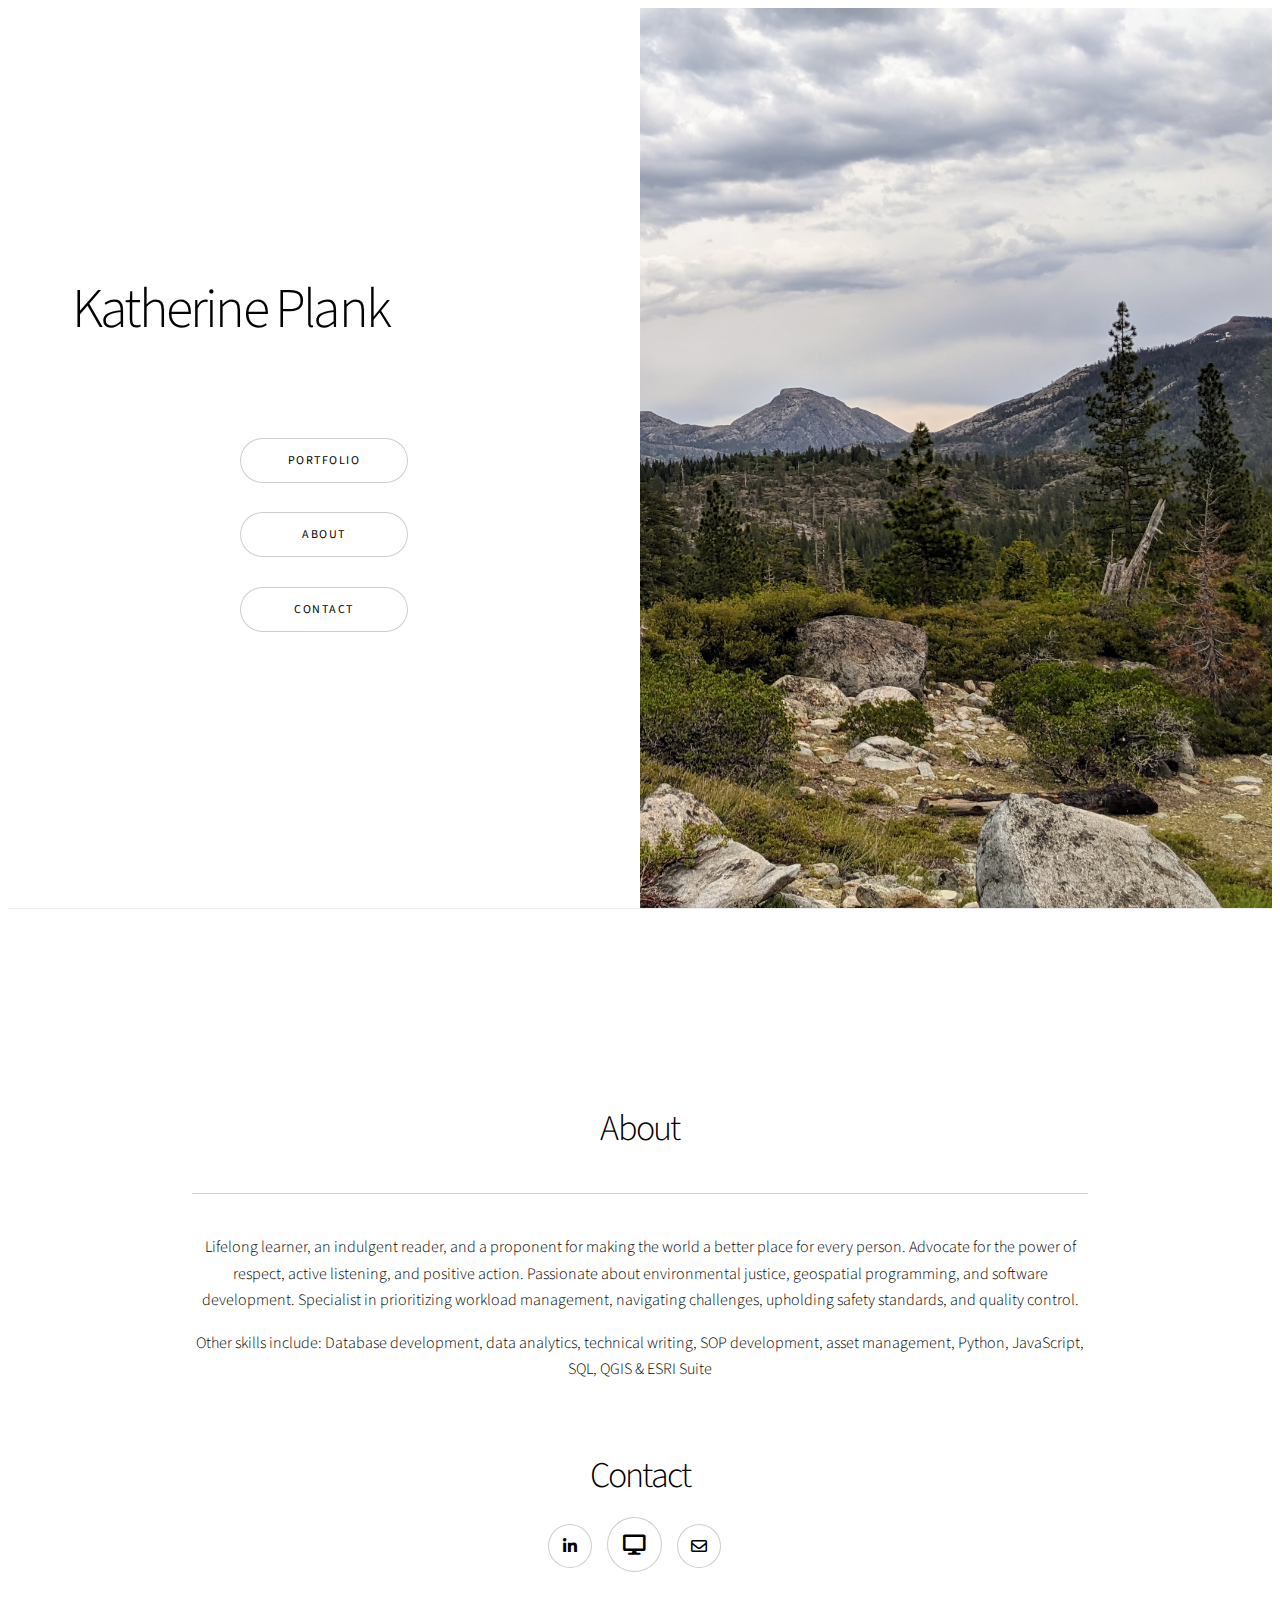
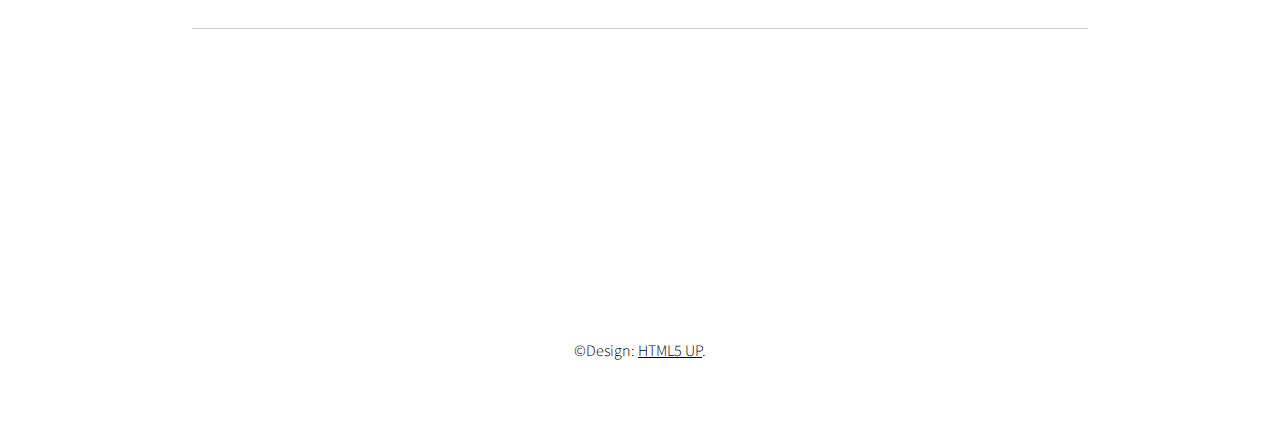
<file: index.html>
<!DOCTYPE HTML>
<!--
	Story by HTML5 UP
	html5up.net | @ajlkn
	Free for personal and commercial use under the CCA 3.0 license (html5up.net/license)
-->
<html>
	<head>
		<title>Katherine Plank</title>
		<meta charset="utf-8" />
		<meta name="viewport" content="width=device-width, initial-scale=1, user-scalable=no" />
		<link rel="stylesheet" href="assets/css/main.css" />
		<noscript><link rel="stylesheet" href="assets/css/noscript.css" /></noscript>
	</head>

	<body class="is-preload">

		<!-- Wrapper -->
			<div id="wrapper" class="divided">

		<!-- header -->
			<section class="banner style1 orient-left content-align-left image-position-right fullscreen onload-image-fade-in onload-content-fade-right">
			<div class="content">
			<h1>Katherine Plank</h1>
			<br>
			<br>
			<br>

						
			<center>
			<ul class="actions stacked">
			<li><a href="https://advkat.github.io/Portfolio/Portfolio" class="button big wide smooth-scroll-middle">Portfolio</a></li>
			<li><a href="#about" class="button big wide smooth-scroll-middle">About</a></li>
			<li><a href="#contact" class="button big wide smooth-scroll-middle">Contact</a></li>
			</center></ul>
			
			</div>
			
			<div class="image">
			<img src="images/Sierras.jpg" alt="" />
			</div></section>
			<section class="wrapper style1 align-center">
				
		<!-- About -->
			
			
			<div class="inner" id="about">
			<br>
			<br>
			<br>
			<br>
			<br>

			<h2>About</h2>
			<hr>				
			<p>
			Lifelong learner, an indulgent reader, and a proponent for making the world a better place for every 
			person. Advocate for the power of respect, active listening, and positive action. Passionate about 
			environmental justice, geospatial programming, and software development. Specialist in prioritizing 
			workload management, navigating challenges, upholding safety standards, and quality control. </p>
			
			<p>Other skills include: Database development, data analytics, technical writing, SOP development, asset management, Python, JavaScript, 
			SQL, QGIS & ESRI Suite </p>
			<br>
			<br>
			
		<!-- Contact -->
			<center>
			<h2>
			<div class="inner" id="contact">Contact 
			</h2>	
			<ul class="icons"> 
				<li><a href="https://www.linkedin.com/in/katplank" class="icon brands style2 fa-linkedin-in"><span class="label">LinkedIn</span></a></li>
				<li><a href="https://advkatmoto.wordpress.com/" class="icon solid style2 major fa-desktop"><span class="label" >Website</span></a></li>
				<li><a href="mailto:Katherineplank@gmail.com" class="icon style2 fa-envelope"><span class="label">Email</span></a></li>
			<hr>						
		
		<!-- Footer -->
				
							
			<br><br><br><br><br><br><br><br><br>
			</ul>
						
			<p>&copy;Design: <a href="https://html5up.net">HTML5 UP</a>.</p>
			</div>
			</footer>

		<!-- Scripts -->
			<script src="assets/js/jquery.min.js"></script>
			<script src="assets/js/jquery.scrollex.min.js"></script>
			<script src="assets/js/jquery.scrolly.min.js"></script>
			<script src="assets/js/browser.min.js"></script>
			<script src="assets/js/breakpoints.min.js"></script>
			<script src="assets/js/util.js"></script>
			<script src="assets/js/main.js"></script>
			

	</body>
</html>
</file>
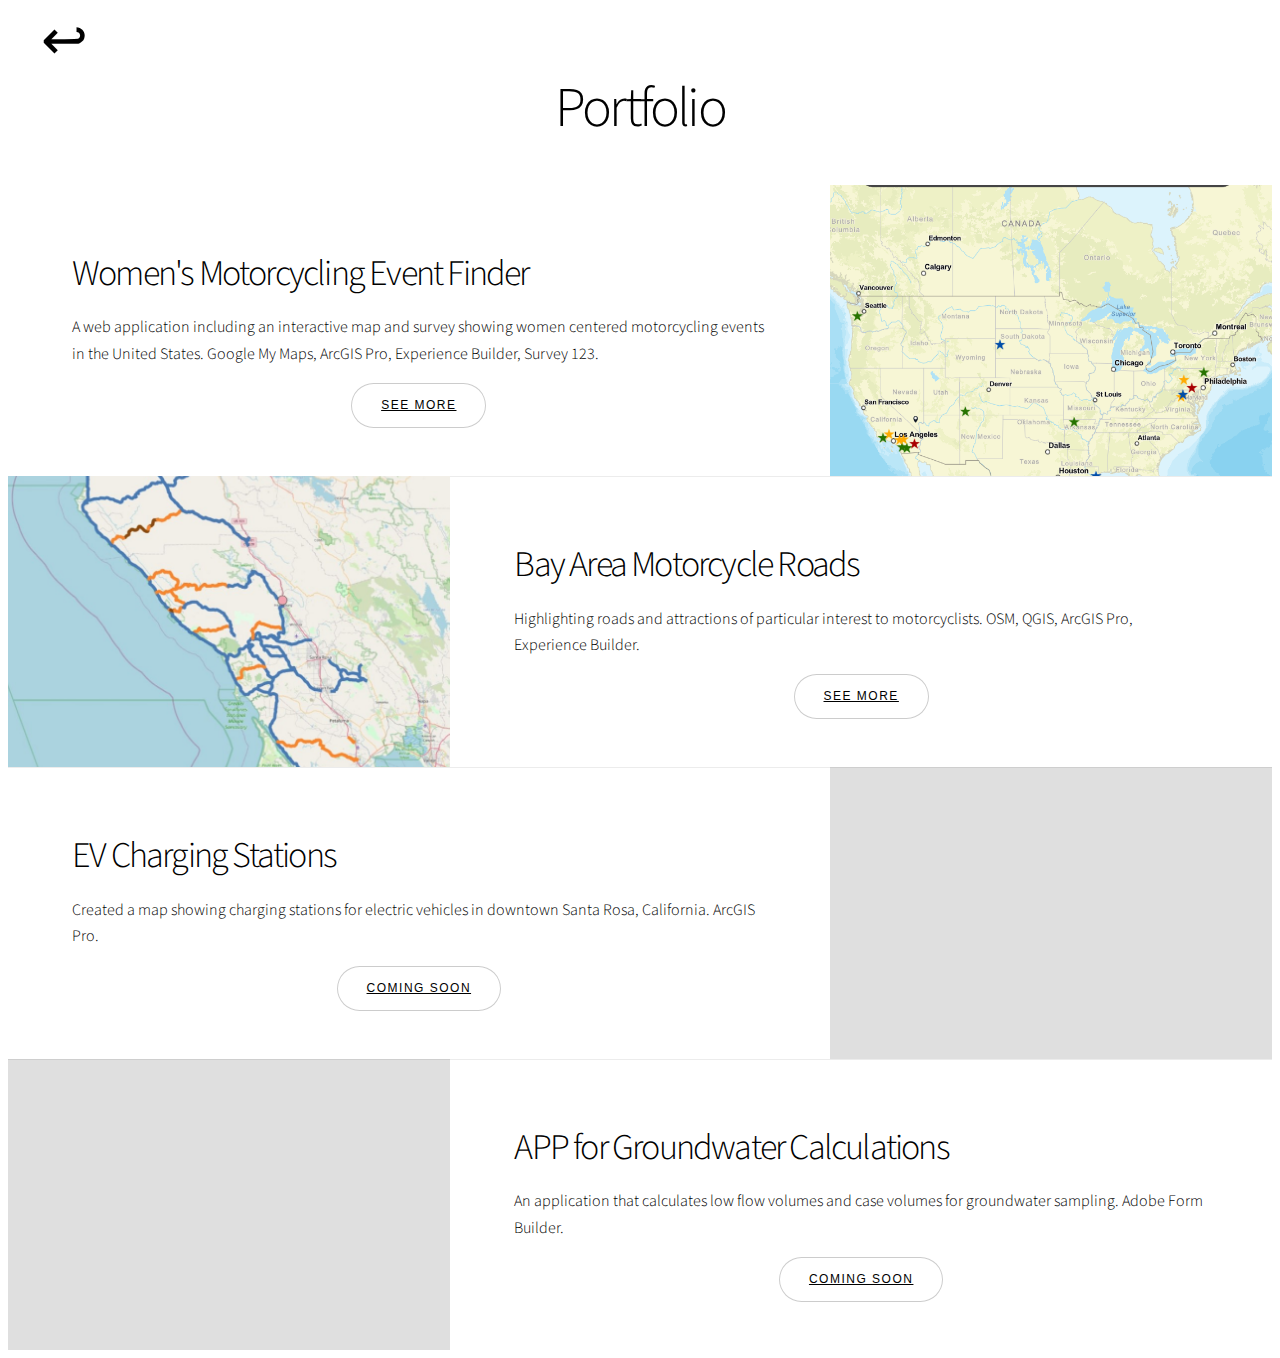
<file: Portfolio.html>
<!DOCTYPE HTML>
<!--
	Story by HTML5 UP
	html5up.net | @ajlkn
	Free for personal and commercial use under the CCA 3.0 license (html5up.net/license)
-->
<html>
	<head>
		<title>Portfolio</title>
		<meta charset="utf-8" />
		<meta name="viewport" content="width=device-width, initial-scale=1, user-scalable=no" />
		<link rel="stylesheet" href="assets/css/main.css" />
		<noscript><link rel="stylesheet" href="assets/css/noscript.css" /></noscript>
	</head>
	<body class="is-preload">
    
        
        <header>
            <h1>
            <a href="https://advkat.github.io/Portfolio/index">&nbsp; &nbsp; &#8617;</a>
            <center> Portfolio 
            </center></h1>
            <br>
        </header>

		<!-- Portfolio List -->

			<div id="wrapper" class="divided">
            	    
				<!-- Zero -->
				<section class="spotlight style1 orient-left content-align-left image-position-center onscroll-image-fade-in">
					<div class="content">
						<h2>Women's Motorcycling Event Finder</h2>
						<p>A web application including an interactive map and survey showing women centered motorcycling events in the United States. Google My Maps, ArcGIS Pro, Experience Builder, Survey 123.
						<center><button class="button">
							<a href="https://advkat.github.io/Portfolio/Portfolio_WmnMotoEvents.html"> See More </a>
							</button></center></p>
					</div>
					<div class="image">
						<img src="images/WmnMotoEvents.png" alt="" />
					</div>
				</section>
				
				
				<!-- One -->
					<section class="spotlight style1 orient-right content-align-left image-position-center onscroll-image-fade-in" id="first">
						
                        <div class="content">
							<h2>Bay Area Motorcycle Roads</h2>
							<p>Highlighting roads and attractions of particular interest to motorcyclists. OSM, QGIS, ArcGIS Pro, Experience Builder.
								<center><button class="button">
									<a href="https://advkat.github.io/Portfolio/Portfolio_motoroads"> See More </a>
									</button></center>
							</p>
							
						</div>
						<div class="image">
							<img src="images/Motomap2.jpg" alt="" />
						</div>
					</section>

				<!-- Two -->
					<section class="spotlight style1 orient-left content-align-left image-position-center onscroll-image-fade-in">
						<div class="content">
							<h2>EV Charging Stations</h2>
							<p>Created a map showing charging stations for electric vehicles in downtown Santa Rosa, California. ArcGIS Pro.
							<center><button class="button">
                                <a href=""> Coming Soon </a>
                                </button></center></p>
						</div>
						<div class="image">
							<img src="images/ElectricVehicleStations.png" alt="" />
						</div>
					</section>

				<!-- Three -->
				<section class="spotlight style1 orient-right content-align-left image-position-center onscroll-image-fade-in" id="first">
					<div class="content">
						<h2>APP for Groundwater Calculations</h2>
						<p>An application that calculates low flow volumes and case volumes for groundwater sampling. Adobe Form Builder.
                            <center><button class="button">
                                <a href=""> Coming Soon </a>
                                </button></center></p>
						
					</div>
					<div class="image">
						<img src="images/GWApp/Screenshot_20210919-093356.png" alt="" />
											
					</div>
				</section>
				
															
		<!-- Scripts -->
			<script src="assets/js/jquery.min.js"></script>
			<script src="assets/js/jquery.scrollex.min.js"></script>
			<script src="assets/js/jquery.scrolly.min.js"></script>
			<script src="assets/js/browser.min.js"></script>
			<script src="assets/js/breakpoints.min.js"></script>
			<script src="assets/js/util.js"></script>
			<script src="assets/js/main.js"></script>
			

	</body>
</html>
</file>
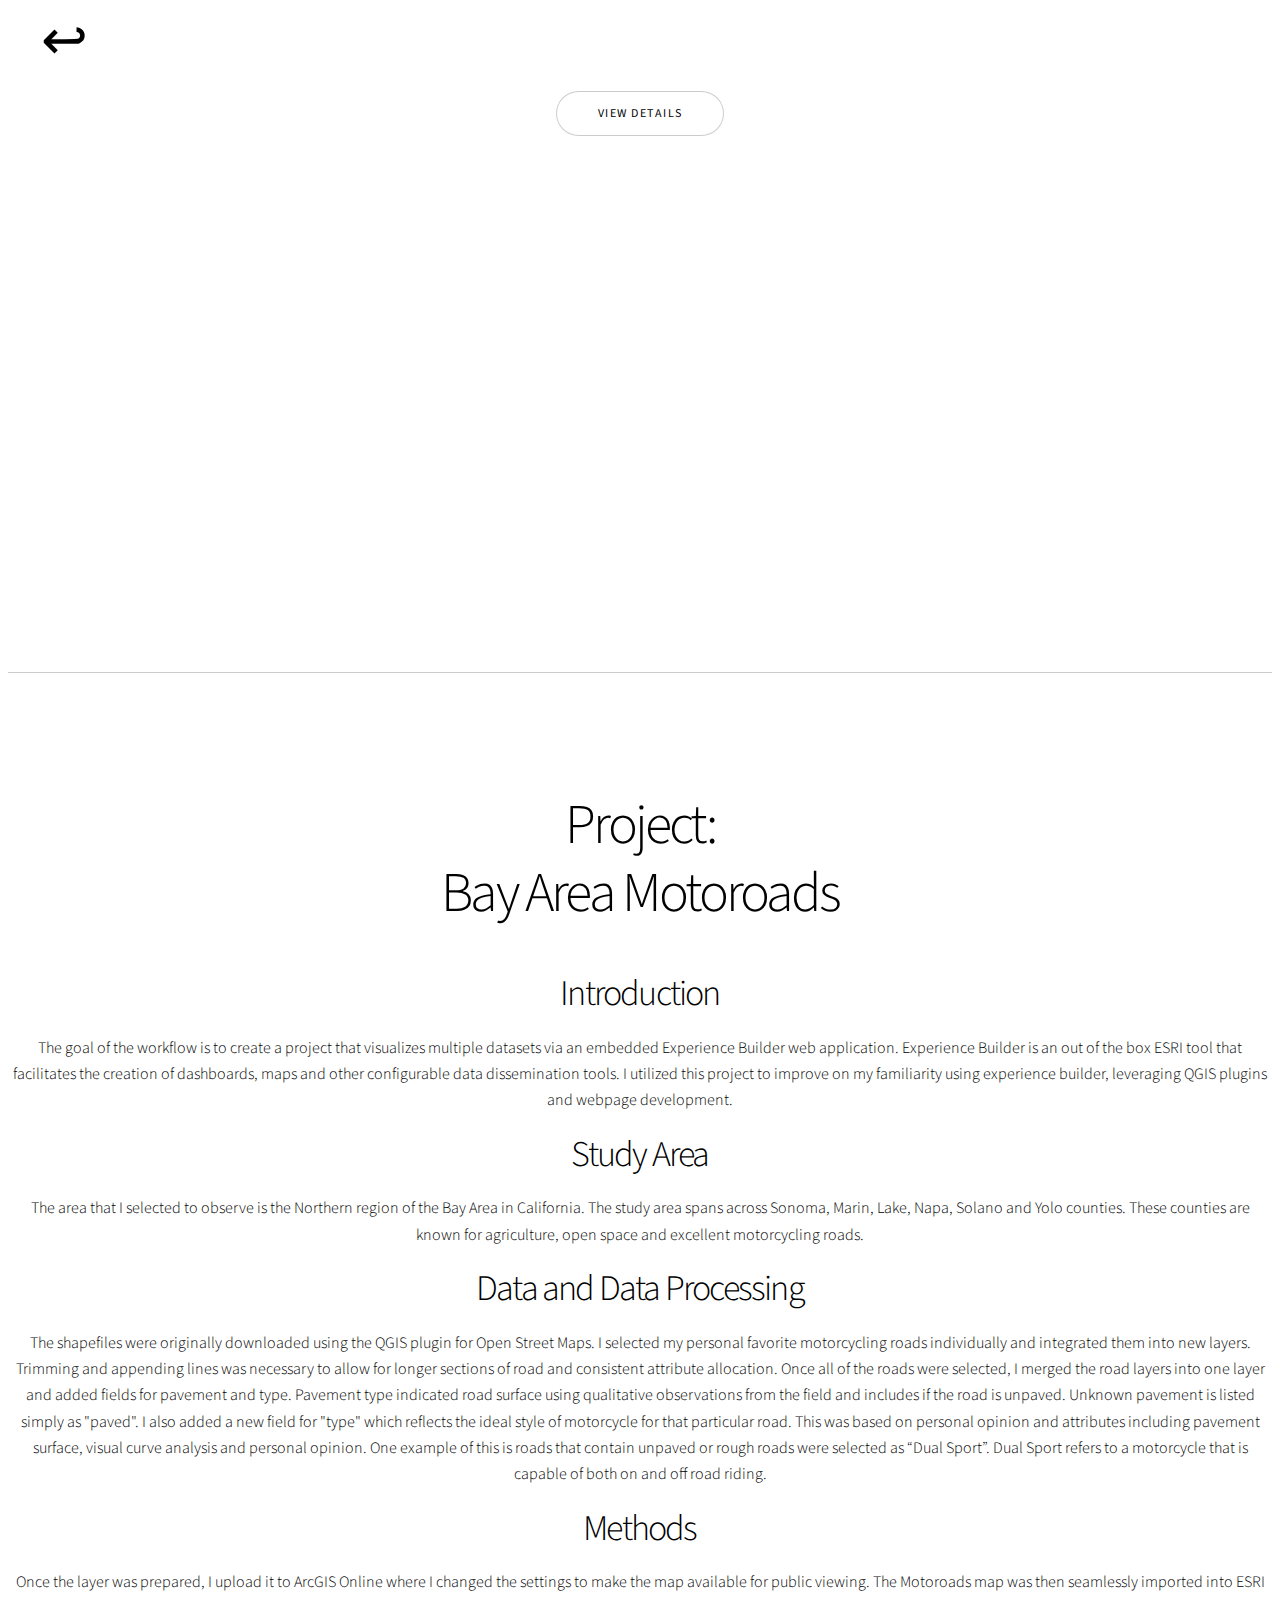
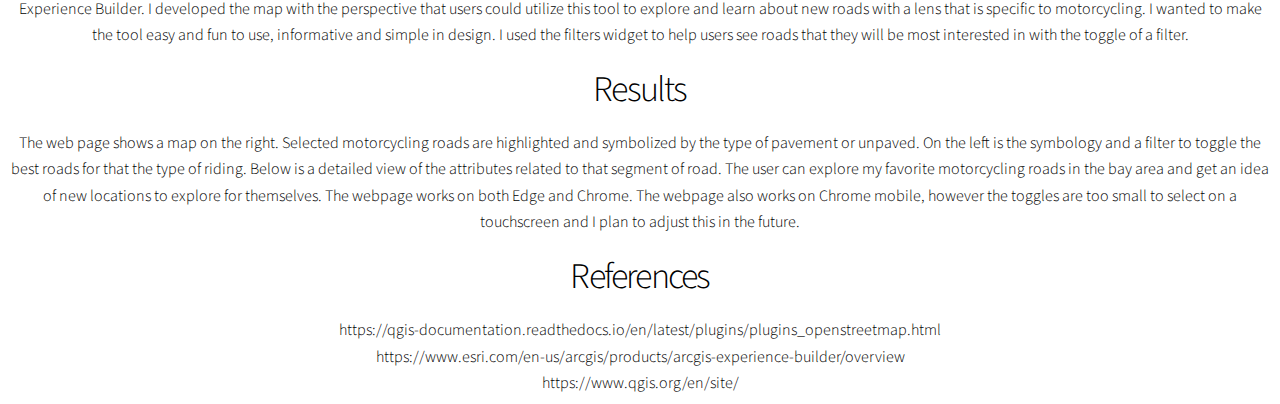
<file: Portfolio_motoroads.html>
<!DOCTYPE HTML>
<html>
    <head>
        <title>Bay Area Motoroads</title>
        <meta charset="utf-8" />
		<meta name="viewport" content="width=device-width, initial-scale=1, user-scalable=no" />
		<link rel="stylesheet" href="assets/css/main.css" />
		<noscript><link rel="stylesheet" href="assets/css/noscript.css" /></noscript>
    </head>


    <body>

        
        <header>
            <h1>
            <a href="https://advkat.github.io/Portfolio/Portfolio">&nbsp; &nbsp; &#8617;</a>
            <br>
        </header>

        <main>
            <center>
            <a href="#moto_detail" class="button big wide smooth-scroll-middle">View Details</a>
            <br>
            <br>
            <iframe width="1000px" height="400px" frameborder="0" scrolling="no" marginheight="0" marginwidth="0" 
            src="https://experience.arcgis.com/experience/f0e05ebee3e444a185951bdfd6155a10"></iframe>
            <br>
            
            </center>

            <br>
            <br>
            <hr>
            <br>
            <br>
            <br>
            <section class="wrapper style3 align-center">
                <h1>Project:
                <br>Bay Area Motoroads 
                </h1>
                <br>
                <h2  id="moto_detail">Introduction</h2>
                    <p>The goal of the workflow is to create a project that visualizes multiple datasets via an 
                    embedded Experience Builder web application. Experience Builder is an out of the box ESRI tool 
                    that facilitates the creation of dashboards, maps and other configurable data dissemination 
                    tools. I utilized this project to improve on my familiarity using experience builder, 
                    leveraging QGIS plugins and webpage development.</p>

                <h2>Study Area</h2>
                    <p>The area that I selected to observe is the Northern region of the Bay Area in California. 
                    The study area spans across Sonoma, Marin, Lake, Napa, Solano and Yolo counties. These counties 
                    are known for agriculture, open space and excellent motorcycling roads.</p>

                <h2>Data and Data Processing</h2>
                    <p>The shapefiles were originally downloaded using the QGIS plugin for Open Street Maps. 
                    I selected my personal favorite motorcycling roads individually and integrated them 
                    into new layers. Trimming and appending lines was necessary to allow for longer 
                    sections of road and consistent attribute allocation. Once all of the roads were 
                    selected, I merged the road layers into one layer and added fields for pavement 
                    and type. Pavement type indicated road surface using qualitative observations 
                    from the field and includes if the road is unpaved. Unknown pavement is listed 
                    simply as "paved". I also added a new field for "type" which reflects the ideal style 
                    of motorcycle for that particular road. This was based on personal opinion and attributes
                    including pavement surface, visual curve analysis and personal opinion.  One example of this
                    is roads that contain unpaved or rough roads were selected as “Dual Sport”. 
                    Dual Sport refers to a motorcycle that is capable of both on and off road riding.</p>
 
                <h2>Methods</h2> 
                    <p>Once the layer was prepared, I upload it to ArcGIS Online where I changed 
                    the settings to make the map available for public viewing. The Motoroads map was then
                    seamlessly imported into ESRI Experience Builder.
                    I developed the map with the perspective that users could utilize this tool to explore and 
                    learn about new roads with a lens that is specific to motorcycling. I wanted to make the 
                    tool easy and fun to use, informative and simple in design. I used the filters widget to 
                    help users see roads that they will be most interested in with the toggle of a filter.</p>
                    
                <h2>Results</h2>
                    <p>The web page shows a map on the right. 
                    Selected motorcycling roads are highlighted and symbolized by the type of pavement 
                    or unpaved. On the left is the symbology and a filter to toggle the best roads for 
                    that the type of riding. Below is a detailed view of the attributes related to that 
                    segment of road. The user can explore my favorite motorcycling roads in the bay area 
                    and get an idea of new locations to explore for themselves. The webpage works on both 
                    Edge and Chrome. The webpage also works on Chrome mobile, however the toggles are too 
                    small to select on a touchscreen and I plan to adjust this in the future.</p>
                    
                    <h2>References</h2>
                    <li>https://qgis-documentation.readthedocs.io/en/latest/plugins/plugins_openstreetmap.html</li>
                    <li>https://www.esri.com/en-us/arcgis/products/arcgis-experience-builder/overview</li>
                    <li>https://www.qgis.org/en/site/</li>

            </section>

        </main>
        
        
        <!-- Scripts -->
			<script src="assets/js/jquery.min.js"></script>
			<script src="assets/js/jquery.scrollex.min.js"></script>
			<script src="assets/js/jquery.scrolly.min.js"></script>
			<script src="assets/js/browser.min.js"></script>
			<script src="assets/js/breakpoints.min.js"></script>
			<script src="assets/js/util.js"></script>
			<script src="assets/js/main.js"></script>
		
    </body>
    </html>
</file>
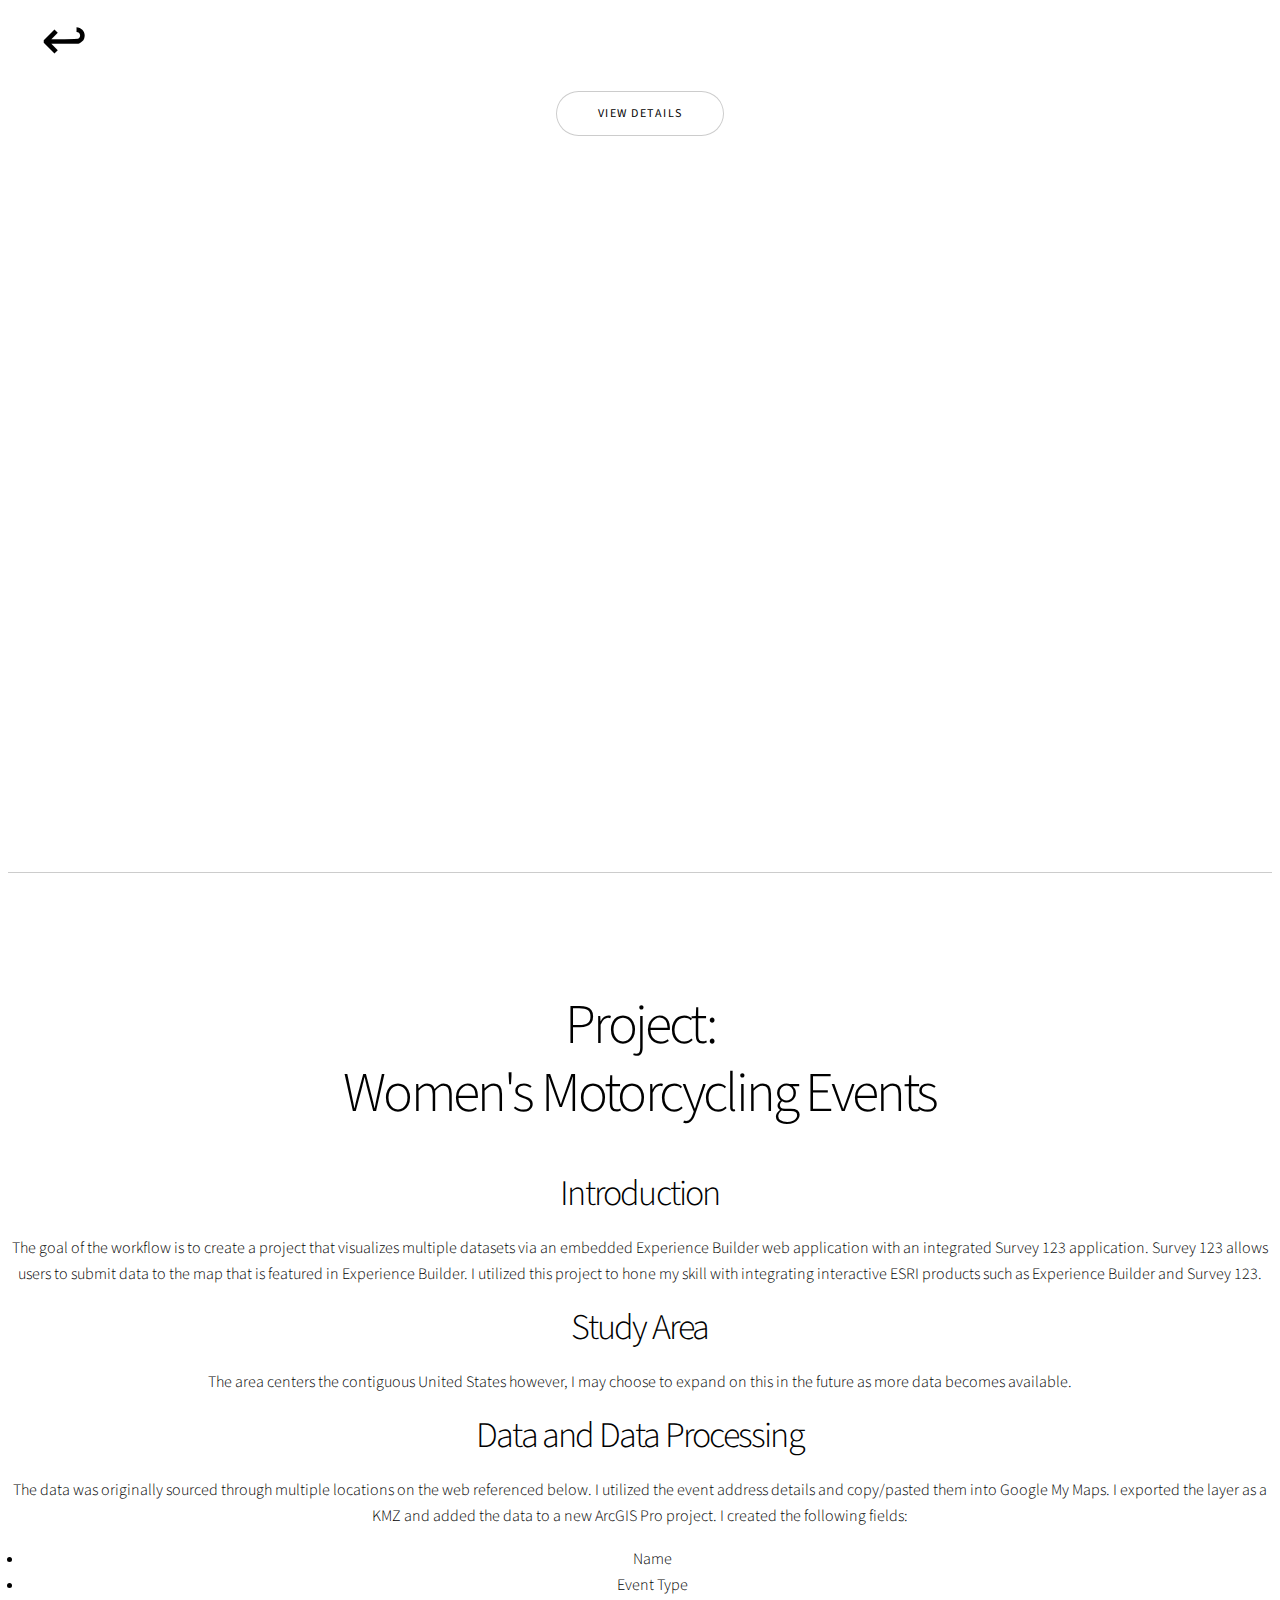
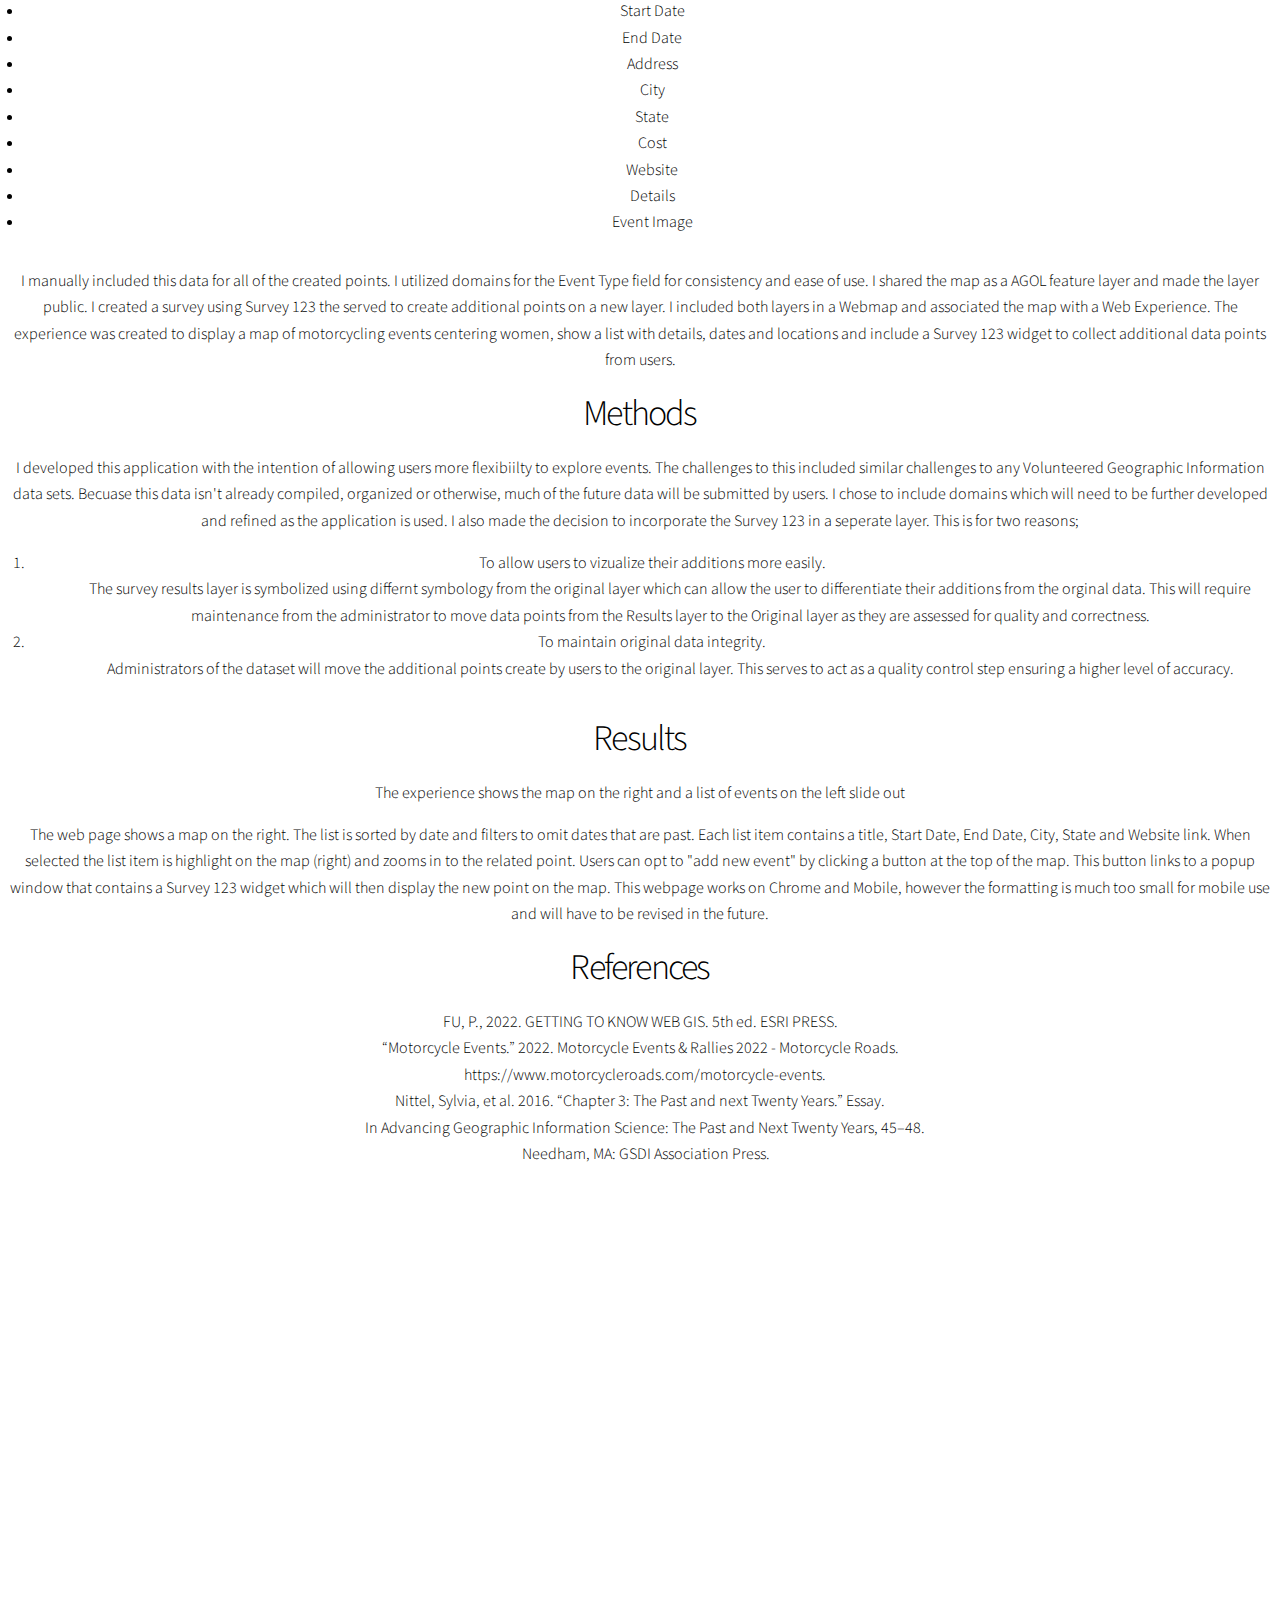
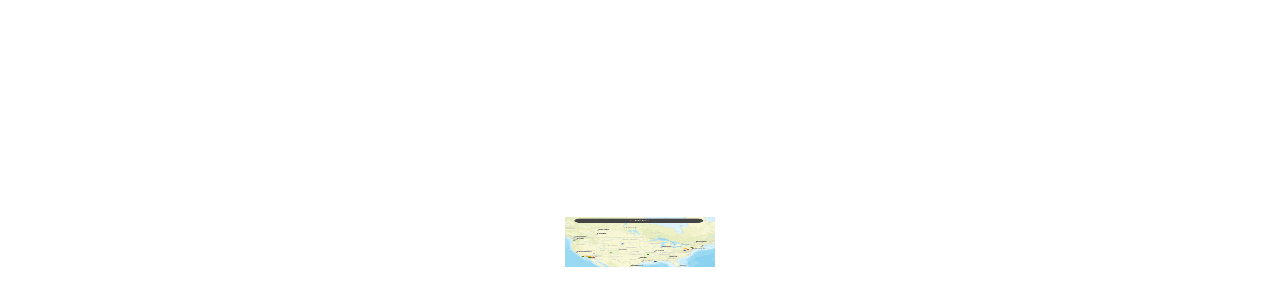
<file: Portfolio_WmnMotoEvents.html>
<!DOCTYPE HTML>
<html>
    <head>
        <title>Women's Motorcycling Events</title>
        <meta charset="utf-8" />
		<meta name="viewport" content="width=device-width, initial-scale=1, user-scalable=no" />
		<link rel="stylesheet" href="assets/css/main.css" />
		<noscript><link rel="stylesheet" href="assets/css/noscript.css" /></noscript>
    </head>


    <body>

        
        <header>
            <h1>
            <a href="https://advkat.github.io/Portfolio/Portfolio">&nbsp; &nbsp; &#8617;</a>
            <br>
        </header>

        <main>
            <center>
            <a href="#moto_detail" class="button big wide smooth-scroll-middle">View Details</a>
            <br>
            <br>
            <iframe width="1025px" height="600px" frameborder="0" scrolling="no" marginheight="0" marginwidth="0" 
            src="https://experience.arcgis.com/experience/1f3a4acb393744c68e0b9254b0a781eb"></iframe>
            <br>
            
            </center>

            <br>
            <br>
            <hr>
            <br>
            <br>
            <br>
            <section class="wrapper style3 align-center">
                <h1>Project:
                <br>Women's Motorcycling Events
                </h1>
                <br>
                <h2  id="moto_detail">Introduction</h2>
                    <p>The goal of the workflow is to create a project that visualizes multiple datasets via an 
                    embedded Experience Builder web application with an integrated Survey 123 application. 
                    Survey 123 allows users to submit data to the map that is featured in Experience Builder.
                    I utilized this project to hone my skill with integrating interactive ESRI products such as 
                    Experience Builder and Survey 123.</p>

                <h2>Study Area</h2>
                    <p>The area centers the contiguous United States however, I may choose to expand on this in the future 
                    as more data becomes available.
                    </p>

                <h2>Data and Data Processing</h2>
                    <p> The data was originally sourced through multiple locations on the web referenced below.
                        I utilized the event address details and copy/pasted them into Google My Maps. I exported
                        the layer as a KMZ and added the data to a new ArcGIS Pro project. I created the following fields:
                        <br>
                       <ul>
                            <li>Name</li>
                            <li>Event Type</li>
                            <li>Start Date</li>
                            <li>End Date</li>
                            <li>Address</li>
                            <li>City</li>
                            <li>State</li>
                            <li>Cost</li>
                            <li>Website</li>
                            <li>Details</li>
                            <li>Event Image</li>
                       </ul>
                        </p>
                        <p> I manually included this data for all of the created points. I utilized domains for 
                            the Event Type field for consistency and ease of use. I shared the map as a AGOL 
                            feature layer and made the layer public. I created a survey using Survey 123 the served to
                            create additional points on a new layer. I included both layers in a Webmap and associated
                            the map with a Web Experience.  The experience was created to display a map of motorcycling
                            events centering women, show a list with details, dates and locations and include a Survey 123 widget
                            to collect additional data points from users.
                        </p>
               
                <h2>Methods</h2> 
                    <p>I developed this application with the intention of allowing users more flexibiilty
                        to explore events. The challenges to this included similar challenges to any Volunteered
                        Geographic Information data sets. Becuase this data isn't already compiled, organized or
                        otherwise, much of the future data will be submitted by users. I chose to include domains which will
                        need to be further developed and refined as the application is used. I also made the decision to
                        incorporate the Survey 123 in a seperate layer. This is for two reasons;
                        <br>
                        <ol>
                            <li> To allow users to vizualize their additions more easily.</li>
                                <dd>The survey results layer is symbolized using differnt symbology from the 
                                    original layer which can allow the user to differentiate
                                    their additions from the orginal data. This will require maintenance from the 
                                    administrator to move data points from the Results layer to the
                                    Original layer as they are assessed for quality and correctness.
                                </dd>
                            <li>To maintain original data integrity. </li>
                            <dd>Administrators of the dataset will move the additional points create by 
                                users to the original layer. This serves to act as a quality control step
                                ensuring a higher level of accuracy. 
                           </dd>
                            

                        </ol>


                    </p>
             
                 
                <h2>Results</h2>
                    <p>The experience shows the map on the right and a list of events on the left slide out</p>
                    <p>The web page shows a map on the right. The list is sorted by date and filters to omit
                        dates that are past. Each list item contains a title, Start Date, End Date, City, State and Website link.
                        When selected the list item is highlight on the map (right) and zooms in to the related point.
                        Users can opt to "add new event" by clicking a button at the top of the map. This button links to 
                        a popup window that contains a Survey 123 widget which will then display the new point on the map.
                        This webpage works on Chrome and Mobile, however the formatting is much too small for mobile use and will
                        have to be revised in the future.
                        </p>

                    <h2>References</h2>
                    <li>FU, P., 2022. GETTING TO KNOW WEB GIS. 5th ed. ESRI PRESS.</li>
                    <li>“Motorcycle Events.” 2022. Motorcycle Events & Rallies 2022 - Motorcycle Roads.
                        <br>&nbsp;&nbsp;&nbsp;https://www.motorcycleroads.com/motorcycle-events. </li>
                    <li>Nittel, Sylvia, et al. 2016. “Chapter 3: The Past and next Twenty Years.” Essay. 
                        <br>&nbsp;&nbsp;&nbsp;In Advancing Geographic Information Science: The Past and Next Twenty Years, 45–48.
                        <br>&nbsp;&nbsp;&nbsp; Needham, MA: GSDI Association Press. </li>
		</P>
                        <br>
                        <br>
                        <br>
                        <br>
                        <br>
                        <br>
                        <br>
                        <br>
                        <br>
                        <br>
                        <br>
                        <br>
                        <br>
                        <br>
                        <br>
                        <br>
                        <br>
                        <br>
                        <br>
                        <br>
                        <br>
                        <br>
                        <br>
                        <br>
                    <img src="images/WmnMotoEvents.png" width="150" height="50" />
            </section>

        </main>
        
        
        <!-- Scripts -->
			<script src="assets/js/jquery.min.js"></script>
			<script src="assets/js/jquery.scrollex.min.js"></script>
			<script src="assets/js/jquery.scrolly.min.js"></script>
			<script src="assets/js/browser.min.js"></script>
			<script src="assets/js/breakpoints.min.js"></script>
			<script src="assets/js/util.js"></script>
			<script src="assets/js/main.js"></script>
		
    </body>
    </html>
</file>
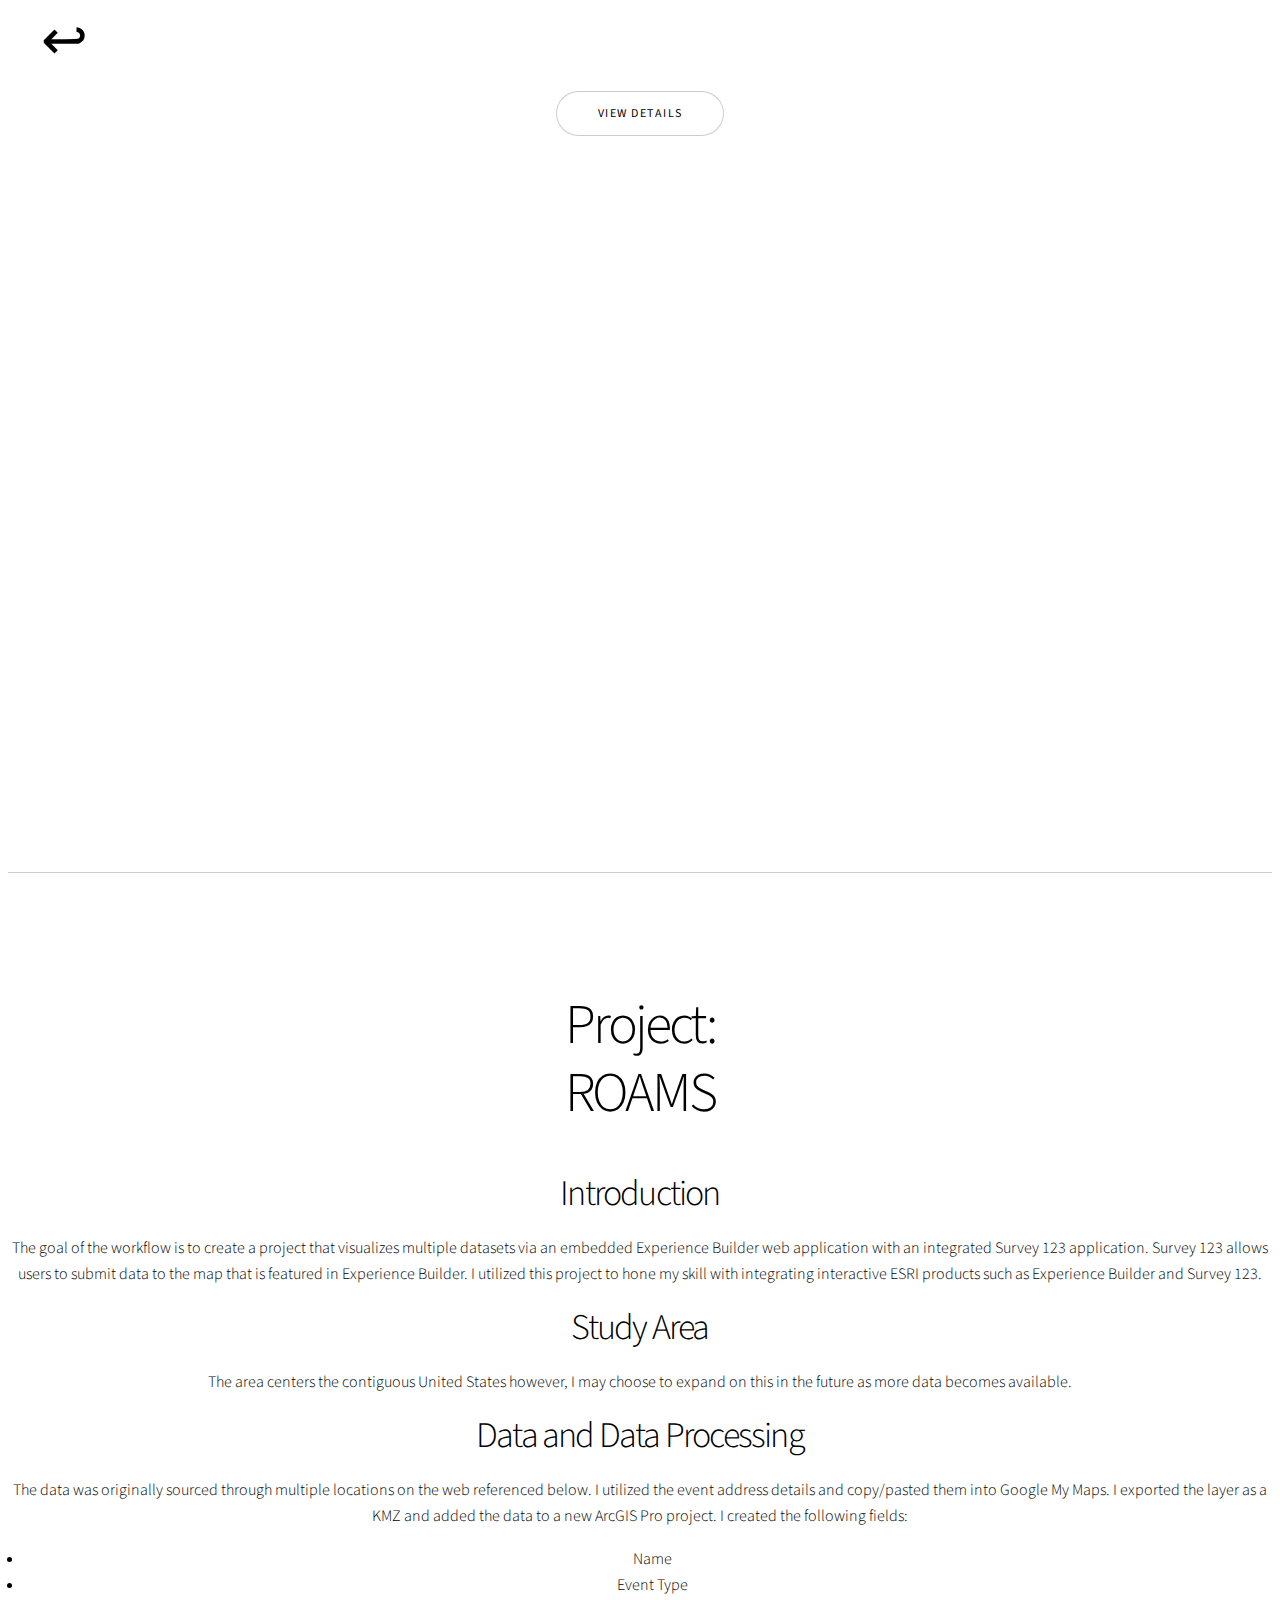
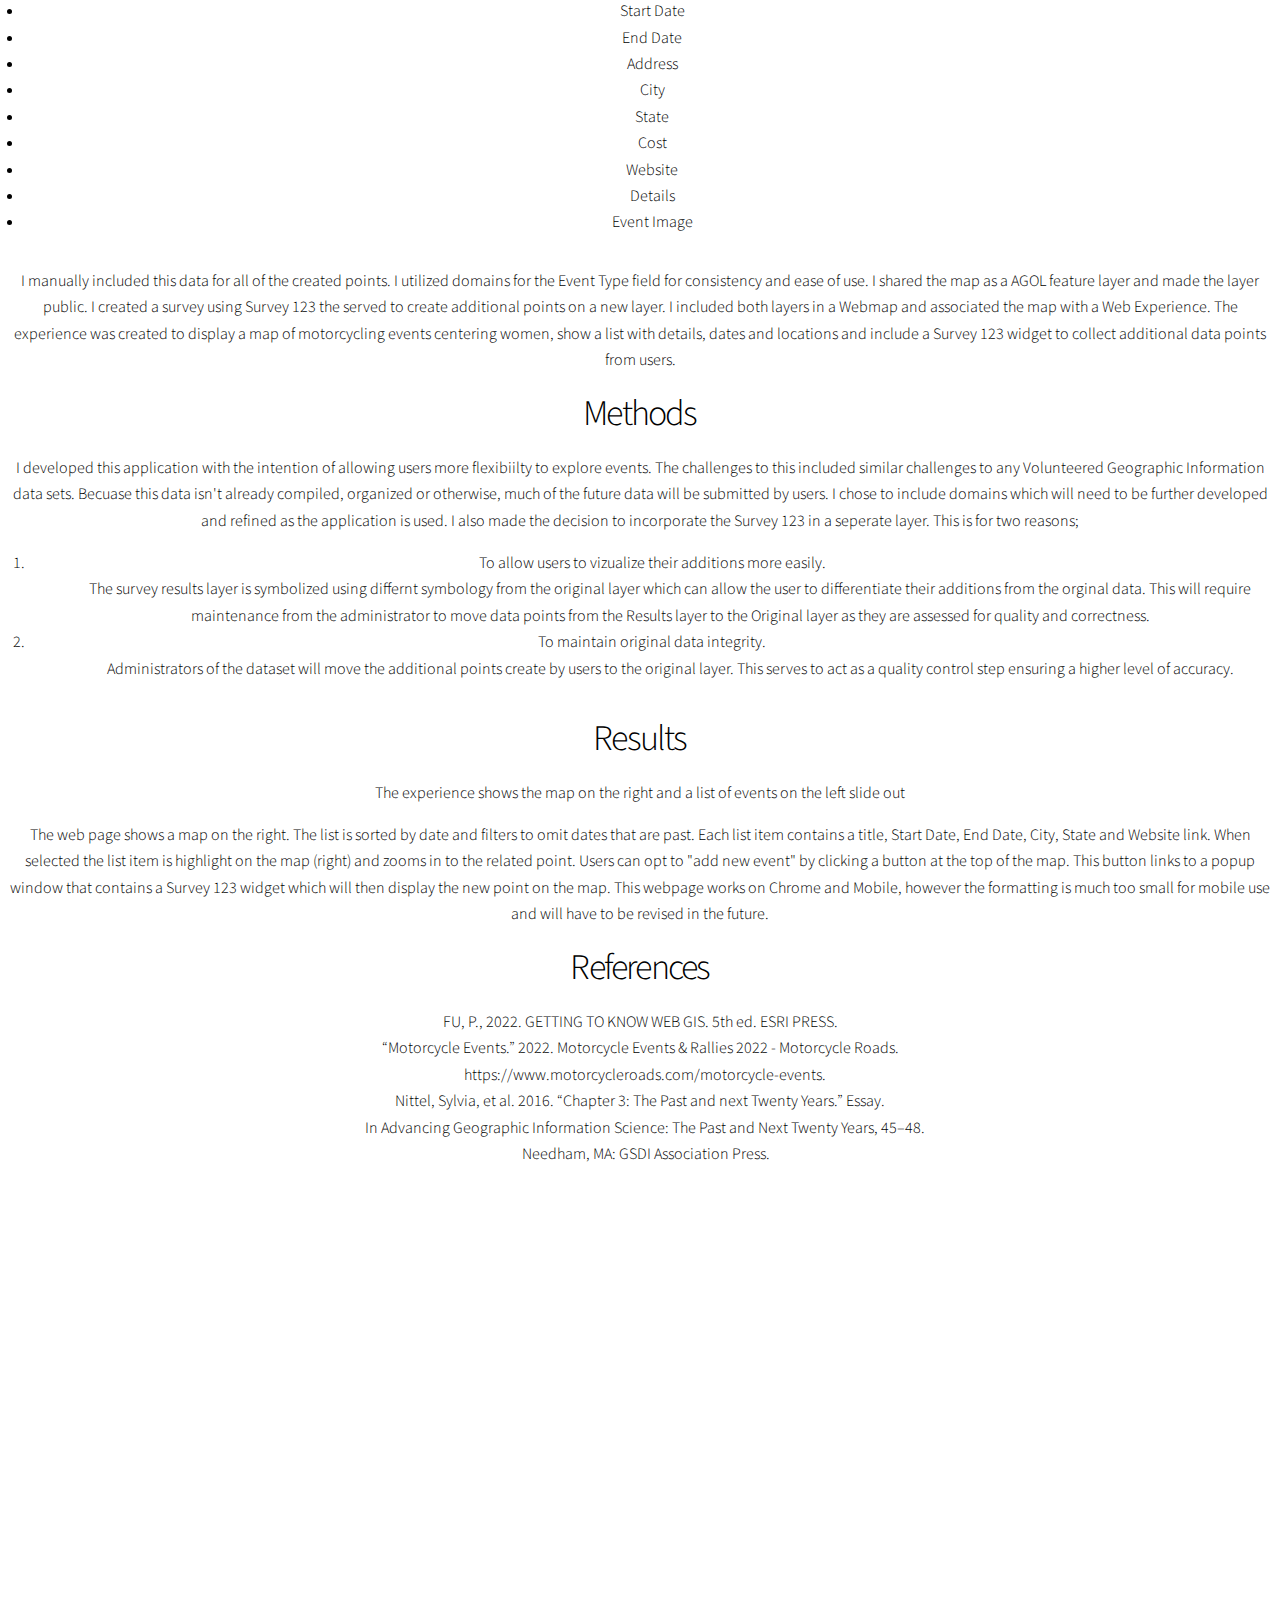
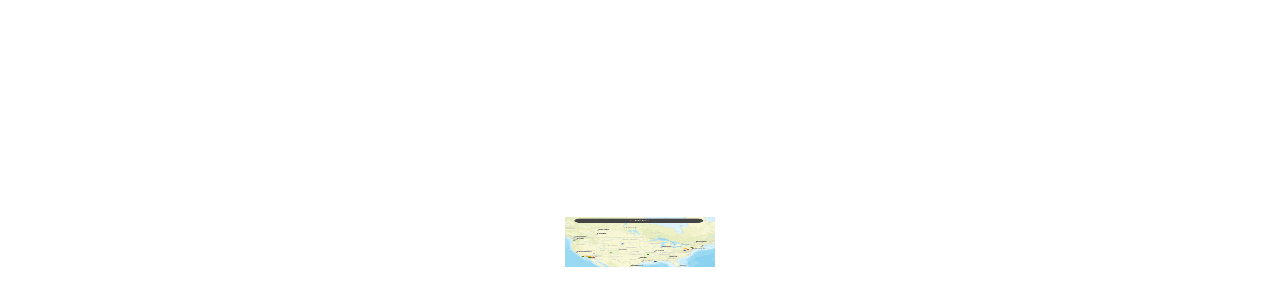
<file: ROAMS.html>
<!DOCTYPE HTML>
<html>
    <head>
        <title>ROAMS Web Application</title>
        <meta charset="utf-8" />
		<meta name="viewport" content="width=device-width, initial-scale=1, user-scalable=no" />
		<link rel="stylesheet" href="assets/css/main.css" />
		<noscript><link rel="stylesheet" href="assets/css/noscript.css" /></noscript>
    </head>


    <body>

        
        <header>
            <h1>
            <a href="https://advkat.github.io/Portfolio/Portfolio">&nbsp; &nbsp; &#8617;</a>
            <br>
        </header>

        <main>
            <center>
            <a href="#moto_detail" class="button big wide smooth-scroll-middle">View Details</a>
            <br>
            <br>
            <iframe width="1025px" height="600px" frameborder="0" scrolling="no" marginheight="0" marginwidth="0" 
            src="https://experience.arcgis.com/experience/ebc170e1b2114c5a82035db5ed516a32"></iframe>
            <br>
            
            </center>

            <br>
            <br>
            <hr>
            <br>
            <br>
            <br>
            <section class="wrapper style3 align-center">
                <h1>Project:
                <br>ROAMS
                </h1>
                <br>
                <h2  id="moto_detail">Introduction</h2>
                    <p>The goal of the workflow is to create a project that visualizes multiple datasets via an 
                    embedded Experience Builder web application with an integrated Survey 123 application. 
                    Survey 123 allows users to submit data to the map that is featured in Experience Builder.
                    I utilized this project to hone my skill with integrating interactive ESRI products such as 
                    Experience Builder and Survey 123.</p>

                <h2>Study Area</h2>
                    <p>The area centers the contiguous United States however, I may choose to expand on this in the future 
                    as more data becomes available.
                    </p>

                <h2>Data and Data Processing</h2>
                    <p> The data was originally sourced through multiple locations on the web referenced below.
                        I utilized the event address details and copy/pasted them into Google My Maps. I exported
                        the layer as a KMZ and added the data to a new ArcGIS Pro project. I created the following fields:
                        <br>
                       <ul>
                            <li>Name</li>
                            <li>Event Type</li>
                            <li>Start Date</li>
                            <li>End Date</li>
                            <li>Address</li>
                            <li>City</li>
                            <li>State</li>
                            <li>Cost</li>
                            <li>Website</li>
                            <li>Details</li>
                            <li>Event Image</li>
                       </ul>
                        </p>
                        <p> I manually included this data for all of the created points. I utilized domains for 
                            the Event Type field for consistency and ease of use. I shared the map as a AGOL 
                            feature layer and made the layer public. I created a survey using Survey 123 the served to
                            create additional points on a new layer. I included both layers in a Webmap and associated
                            the map with a Web Experience.  The experience was created to display a map of motorcycling
                            events centering women, show a list with details, dates and locations and include a Survey 123 widget
                            to collect additional data points from users.
                        </p>
               
                <h2>Methods</h2> 
                    <p>I developed this application with the intention of allowing users more flexibiilty
                        to explore events. The challenges to this included similar challenges to any Volunteered
                        Geographic Information data sets. Becuase this data isn't already compiled, organized or
                        otherwise, much of the future data will be submitted by users. I chose to include domains which will
                        need to be further developed and refined as the application is used. I also made the decision to
                        incorporate the Survey 123 in a seperate layer. This is for two reasons;
                        <br>
                        <ol>
                            <li> To allow users to vizualize their additions more easily.</li>
                                <dd>The survey results layer is symbolized using differnt symbology from the 
                                    original layer which can allow the user to differentiate
                                    their additions from the orginal data. This will require maintenance from the 
                                    administrator to move data points from the Results layer to the
                                    Original layer as they are assessed for quality and correctness.
                                </dd>
                            <li>To maintain original data integrity. </li>
                            <dd>Administrators of the dataset will move the additional points create by 
                                users to the original layer. This serves to act as a quality control step
                                ensuring a higher level of accuracy. 
                           </dd>
                            

                        </ol>


                    </p>
             
                 
                <h2>Results</h2>
                    <p>The experience shows the map on the right and a list of events on the left slide out</p>
                    <p>The web page shows a map on the right. The list is sorted by date and filters to omit
                        dates that are past. Each list item contains a title, Start Date, End Date, City, State and Website link.
                        When selected the list item is highlight on the map (right) and zooms in to the related point.
                        Users can opt to "add new event" by clicking a button at the top of the map. This button links to 
                        a popup window that contains a Survey 123 widget which will then display the new point on the map.
                        This webpage works on Chrome and Mobile, however the formatting is much too small for mobile use and will
                        have to be revised in the future.
                        </p>

                    <h2>References</h2>
                    <li>FU, P., 2022. GETTING TO KNOW WEB GIS. 5th ed. ESRI PRESS.</li>
                    <li>“Motorcycle Events.” 2022. Motorcycle Events & Rallies 2022 - Motorcycle Roads.
                        <br>&nbsp;&nbsp;&nbsp;https://www.motorcycleroads.com/motorcycle-events. </li>
                    <li>Nittel, Sylvia, et al. 2016. “Chapter 3: The Past and next Twenty Years.” Essay. 
                        <br>&nbsp;&nbsp;&nbsp;In Advancing Geographic Information Science: The Past and Next Twenty Years, 45–48.
                        <br>&nbsp;&nbsp;&nbsp; Needham, MA: GSDI Association Press. </li>
		</P>
                        <br>
                        <br>
                        <br>
                        <br>
                        <br>
                        <br>
                        <br>
                        <br>
                        <br>
                        <br>
                        <br>
                        <br>
                        <br>
                        <br>
                        <br>
                        <br>
                        <br>
                        <br>
                        <br>
                        <br>
                        <br>
                        <br>
                        <br>
                        <br>
                    <img src="images/WmnMotoEvents.png" width="150" height="50" />
            </section>

        </main>
        
        
        <!-- Scripts -->
			<script src="assets/js/jquery.min.js"></script>
			<script src="assets/js/jquery.scrollex.min.js"></script>
			<script src="assets/js/jquery.scrolly.min.js"></script>
			<script src="assets/js/browser.min.js"></script>
			<script src="assets/js/breakpoints.min.js"></script>
			<script src="assets/js/util.js"></script>
			<script src="assets/js/main.js"></script>
		
    </body>
    </html>
</file>
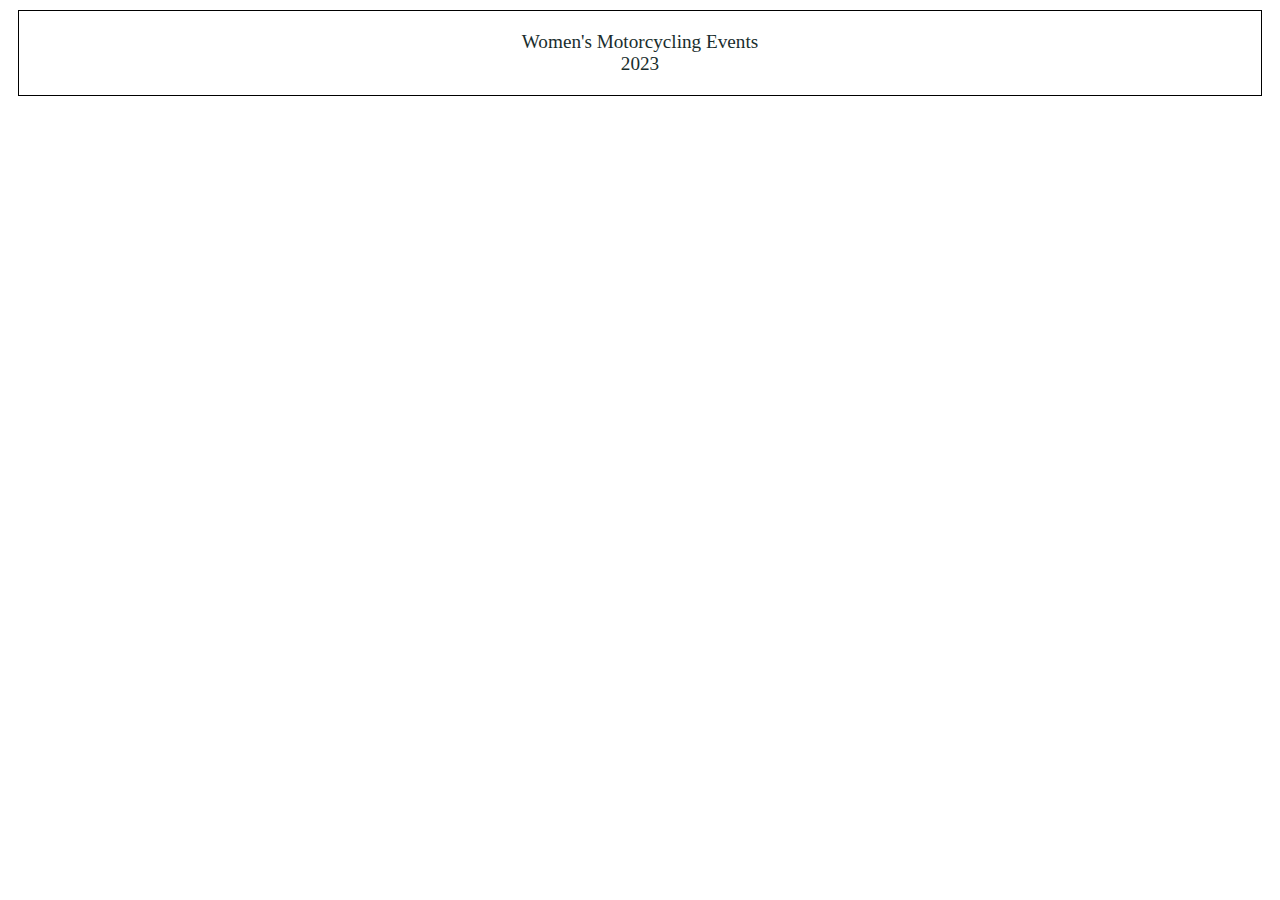
<file: WmnMotoEvents.html>
<!DOCTYPE html>
<html lang="en-US" dir="ltr">

<head>
    <title>Women's Motorcyclying Events</title>


    <style>
        .h1{
            text-align: center;
            font-size: larger;
            margin: 10px;
            padding: 20px;
            background: transparent;
            border: 1px solid black;
            color: rgb(25, 45, 45);
            }

    </style>

</head>
<body>
    
    <header class="h1"> Women's Motorcycling Events <br>2023<br>
    </header>  
    <br>
    <main>
        <center><iframe width="1200px" height="450px" frameborder="0" scrolling="no" marginheight="0" marginwidth="0" 
        src="https://experience.arcgis.com/experience/1f3a4acb393744c68e0b9254b0a781eb/"></iframe></center>
    </main>
   
</body>
</html>
</file>
<file: assets/css/noscript.css>
/*
	Story by HTML5 UP
	html5up.net | @ajlkn
	Free for personal and commercial use under the CCA 3.0 license (html5up.net/license)
*/

/* Banner (transitions) */

	.banner.onload-content-fade-up .content {
		-moz-transition: none;
		-webkit-transition: none;
		-ms-transition: none;
		transition: none;
	}

	body.is-preload .banner.onload-content-fade-up .content {
		-moz-transform: none;
		-webkit-transform: none;
		-ms-transform: none;
		transform: none;
		opacity: 1;
	}

	.banner.onload-content-fade-down .content {
		-moz-transition: none;
		-webkit-transition: none;
		-ms-transition: none;
		transition: none;
	}

	body.is-preload .banner.onload-content-fade-down .content {
		-moz-transform: none;
		-webkit-transform: none;
		-ms-transform: none;
		transform: none;
		opacity: 1;
	}

	.banner.onload-content-fade-left .content {
		-moz-transition: none;
		-webkit-transition: none;
		-ms-transition: none;
		transition: none;
	}

	body.is-preload .banner.onload-content-fade-left .content {
		-moz-transform: none;
		-webkit-transform: none;
		-ms-transform: none;
		transform: none;
		opacity: 1;
	}

	.banner.onload-content-fade-right .content {
		-moz-transition: none;
		-webkit-transition: none;
		-ms-transition: none;
		transition: none;
	}

	body.is-preload .banner.onload-content-fade-right .content {
		-moz-transform: none;
		-webkit-transform: none;
		-ms-transform: none;
		transform: none;
		opacity: 1;
	}

	.banner.onload-content-fade-in .content {
		-moz-transition: none;
		-webkit-transition: none;
		-ms-transition: none;
		transition: none;
	}

	body.is-preload .banner.onload-content-fade-in .content {
		-moz-transform: none;
		-webkit-transform: none;
		-ms-transform: none;
		transform: none;
		opacity: 1;
	}

	.banner.onload-image-fade-up .image {
		-moz-transition: none;
		-webkit-transition: none;
		-ms-transition: none;
		transition: none;
	}

		.banner.onload-image-fade-up .image img {
			-moz-transition: none;
			-webkit-transition: none;
			-ms-transition: none;
			transition: none;
		}

	body.is-preload .banner.onload-image-fade-up .image {
		-moz-transform: none;
		-webkit-transform: none;
		-ms-transform: none;
		transform: none;
		opacity: 1;
	}

		body.is-preload .banner.onload-image-fade-up .image img {
			opacity: 1;
		}

	.banner.onload-image-fade-down .image {
		-moz-transition: none;
		-webkit-transition: none;
		-ms-transition: none;
		transition: none;
	}

		.banner.onload-image-fade-down .image img {
			-moz-transition: none;
			-webkit-transition: none;
			-ms-transition: none;
			transition: none;
		}

	body.is-preload .banner.onload-image-fade-down .image {
		-moz-transform: none;
		-webkit-transform: none;
		-ms-transform: none;
		transform: none;
		opacity: 1;
	}

		body.is-preload .banner.onload-image-fade-down .image img {
			opacity: 1;
		}

	.banner.onload-image-fade-left .image {
		-moz-transition: none;
		-webkit-transition: none;
		-ms-transition: none;
		transition: none;
	}

		.banner.onload-image-fade-left .image img {
			-moz-transition: none;
			-webkit-transition: none;
			-ms-transition: none;
			transition: none;
		}

	body.is-preload .banner.onload-image-fade-left .image {
		-moz-transform: none;
		-webkit-transform: none;
		-ms-transform: none;
		transform: none;
		opacity: 1;
	}

		body.is-preload .banner.onload-image-fade-left .image img {
			opacity: 1;
		}

	.banner.onload-image-fade-right .image {
		-moz-transition: none;
		-webkit-transition: none;
		-ms-transition: none;
		transition: none;
	}

		.banner.onload-image-fade-right .image img {
			-moz-transition: none;
			-webkit-transition: none;
			-ms-transition: none;
			transition: none;
		}

	body.is-preload .banner.onload-image-fade-right .image {
		-moz-transform: none;
		-webkit-transform: none;
		-ms-transform: none;
		transform: none;
		opacity: 1;
	}

		body.is-preload .banner.onload-image-fade-right .image img {
			opacity: 1;
		}

	.banner.onload-image-fade-in .image img {
		-moz-transition: none;
		-webkit-transition: none;
		-ms-transition: none;
		transition: none;
	}

	body.is-preload .banner.onload-image-fade-in .image img {
		opacity: 1;
	}

	.banner.onscroll-content-fade-up .content {
		-moz-transition: none;
		-webkit-transition: none;
		-ms-transition: none;
		transition: none;
	}

	.banner.onscroll-content-fade-up.is-inactive .content {
		-moz-transform: none;
		-webkit-transform: none;
		-ms-transform: none;
		transform: none;
		opacity: 1;
	}

	.banner.onscroll-content-fade-down .content {
		-moz-transition: none;
		-webkit-transition: none;
		-ms-transition: none;
		transition: none;
	}

	.banner.onscroll-content-fade-down.is-inactive .content {
		-moz-transform: none;
		-webkit-transform: none;
		-ms-transform: none;
		transform: none;
		opacity: 1;
	}

	.banner.onscroll-content-fade-left .content {
		-moz-transition: none;
		-webkit-transition: none;
		-ms-transition: none;
		transition: none;
	}

	.banner.onscroll-content-fade-left.is-inactive .content {
		-moz-transform: none;
		-webkit-transform: none;
		-ms-transform: none;
		transform: none;
		opacity: 1;
	}

	.banner.onscroll-content-fade-right .content {
		-moz-transition: none;
		-webkit-transition: none;
		-ms-transition: none;
		transition: none;
	}

	.banner.onscroll-content-fade-right.is-inactive .content {
		-moz-transform: none;
		-webkit-transform: none;
		-ms-transform: none;
		transform: none;
		opacity: 1;
	}

	.banner.onscroll-content-fade-in .content {
		-moz-transition: none;
		-webkit-transition: none;
		-ms-transition: none;
		transition: none;
	}

	.banner.onscroll-content-fade-in.is-inactive .content {
		-moz-transform: none;
		-webkit-transform: none;
		-ms-transform: none;
		transform: none;
		opacity: 1;
	}

	.banner.onscroll-image-fade-up .image {
		-moz-transition: none;
		-webkit-transition: none;
		-ms-transition: none;
		transition: none;
	}

		.banner.onscroll-image-fade-up .image img {
			-moz-transition: none;
			-webkit-transition: none;
			-ms-transition: none;
			transition: none;
		}

	.banner.onscroll-image-fade-up.is-inactive .image {
		-moz-transform: none;
		-webkit-transform: none;
		-ms-transform: none;
		transform: none;
		opacity: 1;
	}

		.banner.onscroll-image-fade-up.is-inactive .image img {
			opacity: 1;
		}

	.banner.onscroll-image-fade-down .image {
		-moz-transition: none;
		-webkit-transition: none;
		-ms-transition: none;
		transition: none;
	}

		.banner.onscroll-image-fade-down .image img {
			-moz-transition: none;
			-webkit-transition: none;
			-ms-transition: none;
			transition: none;
		}

	.banner.onscroll-image-fade-down.is-inactive .image {
		-moz-transform: none;
		-webkit-transform: none;
		-ms-transform: none;
		transform: none;
		opacity: 1;
	}

		.banner.onscroll-image-fade-down.is-inactive .image img {
			opacity: 1;
		}

	.banner.onscroll-image-fade-left .image {
		-moz-transition: none;
		-webkit-transition: none;
		-ms-transition: none;
		transition: none;
	}

		.banner.onscroll-image-fade-left .image img {
			-moz-transition: none;
			-webkit-transition: none;
			-ms-transition: none;
			transition: none;
		}

	.banner.onscroll-image-fade-left.is-inactive .image {
		-moz-transform: none;
		-webkit-transform: none;
		-ms-transform: none;
		transform: none;
		opacity: 1;
	}

		.banner.onscroll-image-fade-left.is-inactive .image img {
			opacity: 1;
		}

	.banner.onscroll-image-fade-right .image {
		-moz-transition: none;
		-webkit-transition: none;
		-ms-transition: none;
		transition: none;
	}

		.banner.onscroll-image-fade-right .image img {
			-moz-transition: none;
			-webkit-transition: none;
			-ms-transition: none;
			transition: none;
		}

	.banner.onscroll-image-fade-right.is-inactive .image {
		-moz-transform: none;
		-webkit-transform: none;
		-ms-transform: none;
		transform: none;
		opacity: 1;
	}

		.banner.onscroll-image-fade-right.is-inactive .image img {
			opacity: 1;
		}

	.banner.onscroll-image-fade-in .image img {
		-moz-transition: none;
		-webkit-transition: none;
		-ms-transition: none;
		transition: none;
	}

	.banner.onscroll-image-fade-in.is-inactive .image img {
		opacity: 1;
	}
</file>
<file: assets/css/main.css>
@import url(fontawesome-all.min.css);
@import url("https://fonts.googleapis.com/css?family=Source+Sans+Pro:300,300i,400,400i");

/*
	Story by HTML5 UP
	html5up.net | @ajlkn
	Free for personal and commercial use under the CCA 3.0 license (html5up.net/license)
*/

html, body, div, span, applet, object,
iframe, h1, h2, h3, h4, h5, h6, p, blockquote,
pre, a, abbr, acronym, address, big, cite,
code, del, dfn, em, img, ins, kbd, q, s, samp,
small, strike, strong, sub, sup, tt, var, b,
u, i, center, dl, dt, dd, ol, ul, li, fieldset,
form, label, legend, table, caption, tbody,
tfoot, thead, tr, th, td, article, aside,
canvas, details, embed, figure, figcaption,
footer, header, hgroup, menu, nav, output, ruby,
section, summary, time, mark, audio, video {
	margin: 25;
	padding: 0;
	border: 0;
	font-size: 100%;
	font: inherit;
	vertical-align: baseline;}

article, aside, details, figcaption, figure,
footer, header, hgroup, menu, nav, section {
	display: block;}

body {
	line-height: 1;
}

ol, ul {
	list-style: none;
}

blockquote, q {
	quotes: none;
}

	blockquote:before, blockquote:after, q:before, q:after {
		content: '';
		content: none;
	}

table {
	border-collapse: collapse;
	border-spacing: 0;
}

body {
	-webkit-text-size-adjust: none;
}

mark {
	background-color: transparent;
	color: inherit;
}

input::-moz-focus-inner {
	border: 0;
	padding: 0;
}

input, select, textarea {
	-moz-appearance: none;
	-webkit-appearance: none;
	-ms-appearance: none;
	appearance: none;
}

/* Basic */

	@-ms-viewport {
		width: device-width;
	}

	body {
		-ms-overflow-style: scrollbar;
	}

	@media screen and (max-width: 480px) {

		html, body {
			min-width: 320px;
		}

	}

	html {
		box-sizing: border-box;
	}

	*, *:before, *:after {
		box-sizing: inherit;
	}

	body {
		background: #ffffff;
	}

		body.is-preload *, body.is-preload *:before, body.is-preload *:after {
			-moz-animation: none !important;
			-webkit-animation: none !important;
			-ms-animation: none !important;
			animation: none !important;
			-moz-transition: none !important;
			-webkit-transition: none !important;
			-ms-transition: none !important;
			transition: none !important;
		}

/* Type */

	html {
		font-size: 18pt;
	}

		@media screen and (max-width: 1680px) {

			html {
				font-size: 14pt;
			}

		}

		@media screen and (max-width: 1280px) {

			html {
				font-size: 12pt;
			}

		}

		@media screen and (max-width: 736px) {

			html {
				font-size: 11pt;
			}

		}

		@media screen and (max-width: 360px) {

			html {
				font-size: 10pt;
			}

		}

	body {
		background-color: #ffffff;
		color: #000000;
	}

	body, input, select, textarea {
		font-family: "Source Sans Pro", Helvetica, sans-serif;
		font-size: 1rem;
		font-weight: 300;
		line-height: 1.65;
	}

	a {
		-moz-transition: color 0.2s ease-in-out;
		-webkit-transition: color 0.2s ease-in-out;
		-ms-transition: color 0.2s ease-in-out;
		transition: color 0.2s ease-in-out;
		text-decoration: underline;
	}

		a:hover {
			text-decoration: none;
		}

	strong, b {
		font-weight: 400;
	}

	em, i {
		font-style: italic;
	}

	p {
		margin: 20;
	}

		p.major {
			font-size: 1.25rem;
		}

	h1, h2, h3, h4, h5, h6 {
		font-weight: 300;
		line-height: 1.375;
		letter-spacing: -0.05em;
		margin: 0 0 1rem 0;
	}

		h1 a, h2 a, h3 a, h4 a, h5 a, h6 a {
			color: inherit;
			text-decoration: none;
		}

	h1 {
		font-size: 3.5rem;
		line-height: 1.2;
	}

	h2 {
		font-size: 2.25rem;
	}

	h3 {
		font-size: 1.5rem;
	}

	h4 {
		font-size: 1.1rem;
	}

	h5 {
		font-size: 0.9rem;
	}

	h6 {
		font-size: 0.7rem;
	}

	sub {
		font-size: 0.8rem;
		position: relative;
		top: 0.5rem;
	}

	sup {
		font-size: 0.8rem;
		position: relative;
		top: -0.5rem;
	}

	blockquote {
		border-left: solid 4px;
		font-style: italic;
		margin: 0 0 2rem 0;
		padding: 0.5rem 0 0.5rem 2rem;
	}

	code {
		border-radius: 4px;
		font-family: "Courier New", monospace;
		font-size: 0.9em;
		margin: 0 0.25rem;
		padding: 0.25rem 0.325rem;
	}

	pre {
		-webkit-overflow-scrolling: touch;
		font-family: "Courier New", monospace;
		font-size: 0.9em;
		margin: 0 0 2rem 0;
	}

		pre code {
			display: block;
			line-height: 1.5;
			padding: 0.75rem 1rem;
			overflow-x: auto;
		}

	hr {
		border: 0;
		border-bottom: solid 1px;
		margin: 2.5rem 0;
	}

		hr.major {
			margin: 3.5rem 0;
		}

	.align-left {
		text-align: left;
	}

	.align-center {
		text-align: center;
	}

	.align-right {
		text-align: right;
	}

	@media screen and (max-width: 736px) {

		p.major {
			font-size: 1.1rem;
		}

		h1 {
			font-size: 2.5rem;
		}

		h2 {
			font-size: 2rem;
		}

		h3 {
			font-size: 1.25rem;
		}

		h4 {
			font-size: 1rem;
		}

	}

	input, select, textarea {
		color: #000000;
	}

	a {
		color: #000000;
	}

		a:hover {
			color: #47D3E5;
		}

	strong, b {
		color: #000000;
	}

	h1, h2, h3, h4, h5, h6 {
		color: #000000;
	}

	blockquote {
		border-left-color: rgba(0, 0, 0, 0.2);
	}

	code {
		background: rgba(0, 0, 0, 0.05);
		border-color: rgba(0, 0, 0, 0.2);
	}

	hr {
		border-bottom-color: rgba(0, 0, 0, 0.2);
	}

/* Row */

	.row {
		display: flex;
		flex-wrap: wrap;
		box-sizing: border-box;
		align-items: stretch;
	}

		.row > * {
			box-sizing: border-box;
		}

		.row.gtr-uniform > * > :last-child {
			margin-bottom: 0;
		}

		.row.aln-left {
			justify-content: flex-start;
		}

		.row.aln-center {
			justify-content: center;
		}

		.row.aln-right {
			justify-content: flex-end;
		}

		.row.aln-top {
			align-items: flex-start;
		}

		.row.aln-middle {
			align-items: center;
		}

		.row.aln-bottom {
			align-items: flex-end;
		}

		.row > .imp {
			order: -1;
		}

		.row > .col-1 {
			width: 8.33333%;
		}

		.row > .off-1 {
			margin-left: 8.33333%;
		}

		.row > .col-2 {
			width: 16.66667%;
		}

		.row > .off-2 {
			margin-left: 16.66667%;
		}

		.row > .col-3 {
			width: 25%;
		}

		.row > .off-3 {
			margin-left: 25%;
		}

		.row > .col-4 {
			width: 33.33333%;
		}

		.row > .off-4 {
			margin-left: 33.33333%;
		}

		.row > .col-5 {
			width: 41.66667%;
		}

		.row > .off-5 {
			margin-left: 41.66667%;
		}

		.row > .col-6 {
			width: 50%;
		}

		.row > .off-6 {
			margin-left: 50%;
		}

		.row > .col-7 {
			width: 58.33333%;
		}

		.row > .off-7 {
			margin-left: 58.33333%;
		}

		.row > .col-8 {
			width: 66.66667%;
		}

		.row > .off-8 {
			margin-left: 66.66667%;
		}

		.row > .col-9 {
			width: 75%;
		}

		.row > .off-9 {
			margin-left: 75%;
		}

		.row > .col-10 {
			width: 83.33333%;
		}

		.row > .off-10 {
			margin-left: 83.33333%;
		}

		.row > .col-11 {
			width: 91.66667%;
		}

		.row > .off-11 {
			margin-left: 91.66667%;
		}

		.row > .col-12 {
			width: 100%;
		}

		.row > .off-12 {
			margin-left: 100%;
		}

		.row.gtr-0 {
			margin-top: 0;
			margin-left: 0rem;
		}

			.row.gtr-0 > * {
				padding: 0 0 0 0rem;
			}

			.row.gtr-0.gtr-uniform {
				margin-top: 0rem;
			}

				.row.gtr-0.gtr-uniform > * {
					padding-top: 0rem;
				}

		.row.gtr-25 {
			margin-top: 0;
			margin-left: -0.5rem;
		}

			.row.gtr-25 > * {
				padding: 0 0 0 0.5rem;
			}

			.row.gtr-25.gtr-uniform {
				margin-top: -0.5rem;
			}

				.row.gtr-25.gtr-uniform > * {
					padding-top: 0.5rem;
				}

		.row.gtr-50 {
			margin-top: 0;
			margin-left: -1rem;
		}

			.row.gtr-50 > * {
				padding: 0 0 0 1rem;
			}

			.row.gtr-50.gtr-uniform {
				margin-top: -1rem;
			}

				.row.gtr-50.gtr-uniform > * {
					padding-top: 1rem;
				}

		.row {
			margin-top: 0;
			margin-left: -2rem;
		}

			.row > * {
				padding: 0 0 0 2rem;
			}

			.row.gtr-uniform {
				margin-top: -2rem;
			}

				.row.gtr-uniform > * {
					padding-top: 2rem;
				}

		.row.gtr-150 {
			margin-top: 0;
			margin-left: -3rem;
		}

			.row.gtr-150 > * {
				padding: 0 0 0 3rem;
			}

			.row.gtr-150.gtr-uniform {
				margin-top: -3rem;
			}

				.row.gtr-150.gtr-uniform > * {
					padding-top: 3rem;
				}

		.row.gtr-200 {
			margin-top: 0;
			margin-left: -4rem;
		}

			.row.gtr-200 > * {
				padding: 0 0 0 4rem;
			}

			.row.gtr-200.gtr-uniform {
				margin-top: -4rem;
			}

				.row.gtr-200.gtr-uniform > * {
					padding-top: 4rem;
				}

		@media screen and (max-width: 1680px) {

			.row {
				display: flex;
				flex-wrap: wrap;
				box-sizing: border-box;
				align-items: stretch;
			}

				.row > * {
					box-sizing: border-box;
				}

				.row.gtr-uniform > * > :last-child {
					margin-bottom: 0;
				}

				.row.aln-left {
					justify-content: flex-start;
				}

				.row.aln-center {
					justify-content: center;
				}

				.row.aln-right {
					justify-content: flex-end;
				}

				.row.aln-top {
					align-items: flex-start;
				}

				.row.aln-middle {
					align-items: center;
				}

				.row.aln-bottom {
					align-items: flex-end;
				}

				.row > .imp-xlarge {
					order: -1;
				}

				.row > .col-1-xlarge {
					width: 8.33333%;
				}

				.row > .off-1-xlarge {
					margin-left: 8.33333%;
				}

				.row > .col-2-xlarge {
					width: 16.66667%;
				}

				.row > .off-2-xlarge {
					margin-left: 16.66667%;
				}

				.row > .col-3-xlarge {
					width: 25%;
				}

				.row > .off-3-xlarge {
					margin-left: 25%;
				}

				.row > .col-4-xlarge {
					width: 33.33333%;
				}

				.row > .off-4-xlarge {
					margin-left: 33.33333%;
				}

				.row > .col-5-xlarge {
					width: 41.66667%;
				}

				.row > .off-5-xlarge {
					margin-left: 41.66667%;
				}

				.row > .col-6-xlarge {
					width: 50%;
				}

				.row > .off-6-xlarge {
					margin-left: 50%;
				}

				.row > .col-7-xlarge {
					width: 58.33333%;
				}

				.row > .off-7-xlarge {
					margin-left: 58.33333%;
				}

				.row > .col-8-xlarge {
					width: 66.66667%;
				}

				.row > .off-8-xlarge {
					margin-left: 66.66667%;
				}

				.row > .col-9-xlarge {
					width: 75%;
				}

				.row > .off-9-xlarge {
					margin-left: 75%;
				}

				.row > .col-10-xlarge {
					width: 83.33333%;
				}

				.row > .off-10-xlarge {
					margin-left: 83.33333%;
				}

				.row > .col-11-xlarge {
					width: 91.66667%;
				}

				.row > .off-11-xlarge {
					margin-left: 91.66667%;
				}

				.row > .col-12-xlarge {
					width: 100%;
				}

				.row > .off-12-xlarge {
					margin-left: 100%;
				}

				.row.gtr-0 {
					margin-top: 0;
					margin-left: 0rem;
				}

					.row.gtr-0 > * {
						padding: 0 0 0 0rem;
					}

					.row.gtr-0.gtr-uniform {
						margin-top: 0rem;
					}

						.row.gtr-0.gtr-uniform > * {
							padding-top: 0rem;
						}

				.row.gtr-25 {
					margin-top: 0;
					margin-left: -0.5rem;
				}

					.row.gtr-25 > * {
						padding: 0 0 0 0.5rem;
					}

					.row.gtr-25.gtr-uniform {
						margin-top: -0.5rem;
					}

						.row.gtr-25.gtr-uniform > * {
							padding-top: 0.5rem;
						}

				.row.gtr-50 {
					margin-top: 0;
					margin-left: -1rem;
				}

					.row.gtr-50 > * {
						padding: 0 0 0 1rem;
					}

					.row.gtr-50.gtr-uniform {
						margin-top: -1rem;
					}

						.row.gtr-50.gtr-uniform > * {
							padding-top: 1rem;
						}

				.row {
					margin-top: 0;
					margin-left: -2rem;
				}

					.row > * {
						padding: 0 0 0 2rem;
					}

					.row.gtr-uniform {
						margin-top: -2rem;
					}

						.row.gtr-uniform > * {
							padding-top: 2rem;
						}

				.row.gtr-150 {
					margin-top: 0;
					margin-left: -3rem;
				}

					.row.gtr-150 > * {
						padding: 0 0 0 3rem;
					}

					.row.gtr-150.gtr-uniform {
						margin-top: -3rem;
					}

						.row.gtr-150.gtr-uniform > * {
							padding-top: 3rem;
						}

				.row.gtr-200 {
					margin-top: 0;
					margin-left: -4rem;
				}

					.row.gtr-200 > * {
						padding: 0 0 0 4rem;
					}

					.row.gtr-200.gtr-uniform {
						margin-top: -4rem;
					}

						.row.gtr-200.gtr-uniform > * {
							padding-top: 4rem;
						}

		}

		@media screen and (max-width: 1280px) {

			.row {
				display: flex;
				flex-wrap: wrap;
				box-sizing: border-box;
				align-items: stretch;
			}

				.row > * {
					box-sizing: border-box;
				}

				.row.gtr-uniform > * > :last-child {
					margin-bottom: 0;
				}

				.row.aln-left {
					justify-content: flex-start;
				}

				.row.aln-center {
					justify-content: center;
				}

				.row.aln-right {
					justify-content: flex-end;
				}

				.row.aln-top {
					align-items: flex-start;
				}

				.row.aln-middle {
					align-items: center;
				}

				.row.aln-bottom {
					align-items: flex-end;
				}

				.row > .imp-large {
					order: -1;
				}

				.row > .col-1-large {
					width: 8.33333%;
				}

				.row > .off-1-large {
					margin-left: 8.33333%;
				}

				.row > .col-2-large {
					width: 16.66667%;
				}

				.row > .off-2-large {
					margin-left: 16.66667%;
				}

				.row > .col-3-large {
					width: 25%;
				}

				.row > .off-3-large {
					margin-left: 25%;
				}

				.row > .col-4-large {
					width: 33.33333%;
				}

				.row > .off-4-large {
					margin-left: 33.33333%;
				}

				.row > .col-5-large {
					width: 41.66667%;
				}

				.row > .off-5-large {
					margin-left: 41.66667%;
				}

				.row > .col-6-large {
					width: 50%;
				}

				.row > .off-6-large {
					margin-left: 50%;
				}

				.row > .col-7-large {
					width: 58.33333%;
				}

				.row > .off-7-large {
					margin-left: 58.33333%;
				}

				.row > .col-8-large {
					width: 66.66667%;
				}

				.row > .off-8-large {
					margin-left: 66.66667%;
				}

				.row > .col-9-large {
					width: 75%;
				}

				.row > .off-9-large {
					margin-left: 75%;
				}

				.row > .col-10-large {
					width: 83.33333%;
				}

				.row > .off-10-large {
					margin-left: 83.33333%;
				}

				.row > .col-11-large {
					width: 91.66667%;
				}

				.row > .off-11-large {
					margin-left: 91.66667%;
				}

				.row > .col-12-large {
					width: 100%;
				}

				.row > .off-12-large {
					margin-left: 100%;
				}

				.row.gtr-0 {
					margin-top: 0;
					margin-left: 0rem;
				}

					.row.gtr-0 > * {
						padding: 0 0 0 0rem;
					}

					.row.gtr-0.gtr-uniform {
						margin-top: 0rem;
					}

						.row.gtr-0.gtr-uniform > * {
							padding-top: 0rem;
						}

				.row.gtr-25 {
					margin-top: 0;
					margin-left: -0.5rem;
				}

					.row.gtr-25 > * {
						padding: 0 0 0 0.5rem;
					}

					.row.gtr-25.gtr-uniform {
						margin-top: -0.5rem;
					}

						.row.gtr-25.gtr-uniform > * {
							padding-top: 0.5rem;
						}

				.row.gtr-50 {
					margin-top: 0;
					margin-left: -1rem;
				}

					.row.gtr-50 > * {
						padding: 0 0 0 1rem;
					}

					.row.gtr-50.gtr-uniform {
						margin-top: -1rem;
					}

						.row.gtr-50.gtr-uniform > * {
							padding-top: 1rem;
						}

				.row {
					margin-top: 0;
					margin-left: -2rem;
				}

					.row > * {
						padding: 0 0 0 2rem;
					}

					.row.gtr-uniform {
						margin-top: -2rem;
					}

						.row.gtr-uniform > * {
							padding-top: 2rem;
						}

				.row.gtr-150 {
					margin-top: 0;
					margin-left: -3rem;
				}

					.row.gtr-150 > * {
						padding: 0 0 0 3rem;
					}

					.row.gtr-150.gtr-uniform {
						margin-top: -3rem;
					}

						.row.gtr-150.gtr-uniform > * {
							padding-top: 3rem;
						}

				.row.gtr-200 {
					margin-top: 0;
					margin-left: -4rem;
				}

					.row.gtr-200 > * {
						padding: 0 0 0 4rem;
					}

					.row.gtr-200.gtr-uniform {
						margin-top: -4rem;
					}

						.row.gtr-200.gtr-uniform > * {
							padding-top: 4rem;
						}

		}

		@media screen and (max-width: 980px) {

			.row {
				display: flex;
				flex-wrap: wrap;
				box-sizing: border-box;
				align-items: stretch;
			}

				.row > * {
					box-sizing: border-box;
				}

				.row.gtr-uniform > * > :last-child {
					margin-bottom: 0;
				}

				.row.aln-left {
					justify-content: flex-start;
				}

				.row.aln-center {
					justify-content: center;
				}

				.row.aln-right {
					justify-content: flex-end;
				}

				.row.aln-top {
					align-items: flex-start;
				}

				.row.aln-middle {
					align-items: center;
				}

				.row.aln-bottom {
					align-items: flex-end;
				}

				.row > .imp-medium {
					order: -1;
				}

				.row > .col-1-medium {
					width: 8.33333%;
				}

				.row > .off-1-medium {
					margin-left: 8.33333%;
				}

				.row > .col-2-medium {
					width: 16.66667%;
				}

				.row > .off-2-medium {
					margin-left: 16.66667%;
				}

				.row > .col-3-medium {
					width: 25%;
				}

				.row > .off-3-medium {
					margin-left: 25%;
				}

				.row > .col-4-medium {
					width: 33.33333%;
				}

				.row > .off-4-medium {
					margin-left: 33.33333%;
				}

				.row > .col-5-medium {
					width: 41.66667%;
				}

				.row > .off-5-medium {
					margin-left: 41.66667%;
				}

				.row > .col-6-medium {
					width: 50%;
				}

				.row > .off-6-medium {
					margin-left: 50%;
				}

				.row > .col-7-medium {
					width: 58.33333%;
				}

				.row > .off-7-medium {
					margin-left: 58.33333%;
				}

				.row > .col-8-medium {
					width: 66.66667%;
				}

				.row > .off-8-medium {
					margin-left: 66.66667%;
				}

				.row > .col-9-medium {
					width: 75%;
				}

				.row > .off-9-medium {
					margin-left: 75%;
				}

				.row > .col-10-medium {
					width: 83.33333%;
				}

				.row > .off-10-medium {
					margin-left: 83.33333%;
				}

				.row > .col-11-medium {
					width: 91.66667%;
				}

				.row > .off-11-medium {
					margin-left: 91.66667%;
				}

				.row > .col-12-medium {
					width: 100%;
				}

				.row > .off-12-medium {
					margin-left: 100%;
				}

				.row.gtr-0 {
					margin-top: 0;
					margin-left: 0rem;
				}

					.row.gtr-0 > * {
						padding: 0 0 0 0rem;
					}

					.row.gtr-0.gtr-uniform {
						margin-top: 0rem;
					}

						.row.gtr-0.gtr-uniform > * {
							padding-top: 0rem;
						}

				.row.gtr-25 {
					margin-top: 0;
					margin-left: -0.5rem;
				}

					.row.gtr-25 > * {
						padding: 0 0 0 0.5rem;
					}

					.row.gtr-25.gtr-uniform {
						margin-top: -0.5rem;
					}

						.row.gtr-25.gtr-uniform > * {
							padding-top: 0.5rem;
						}

				.row.gtr-50 {
					margin-top: 0;
					margin-left: -1rem;
				}

					.row.gtr-50 > * {
						padding: 0 0 0 1rem;
					}

					.row.gtr-50.gtr-uniform {
						margin-top: -1rem;
					}

						.row.gtr-50.gtr-uniform > * {
							padding-top: 1rem;
						}

				.row {
					margin-top: 0;
					margin-left: -2rem;
				}

					.row > * {
						padding: 0 0 0 2rem;
					}

					.row.gtr-uniform {
						margin-top: -2rem;
					}

						.row.gtr-uniform > * {
							padding-top: 2rem;
						}

				.row.gtr-150 {
					margin-top: 0;
					margin-left: -3rem;
				}

					.row.gtr-150 > * {
						padding: 0 0 0 3rem;
					}

					.row.gtr-150.gtr-uniform {
						margin-top: -3rem;
					}

						.row.gtr-150.gtr-uniform > * {
							padding-top: 3rem;
						}

				.row.gtr-200 {
					margin-top: 0;
					margin-left: -4rem;
				}

					.row.gtr-200 > * {
						padding: 0 0 0 4rem;
					}

					.row.gtr-200.gtr-uniform {
						margin-top: -4rem;
					}

						.row.gtr-200.gtr-uniform > * {
							padding-top: 4rem;
						}

		}

		@media screen and (max-width: 736px) {

			.row {
				display: flex;
				flex-wrap: wrap;
				box-sizing: border-box;
				align-items: stretch;
			}

				.row > * {
					box-sizing: border-box;
				}

				.row.gtr-uniform > * > :last-child {
					margin-bottom: 0;
				}

				.row.aln-left {
					justify-content: flex-start;
				}

				.row.aln-center {
					justify-content: center;
				}

				.row.aln-right {
					justify-content: flex-end;
				}

				.row.aln-top {
					align-items: flex-start;
				}

				.row.aln-middle {
					align-items: center;
				}

				.row.aln-bottom {
					align-items: flex-end;
				}

				.row > .imp-small {
					order: -1;
				}

				.row > .col-1-small {
					width: 8.33333%;
				}

				.row > .off-1-small {
					margin-left: 8.33333%;
				}

				.row > .col-2-small {
					width: 16.66667%;
				}

				.row > .off-2-small {
					margin-left: 16.66667%;
				}

				.row > .col-3-small {
					width: 25%;
				}

				.row > .off-3-small {
					margin-left: 25%;
				}

				.row > .col-4-small {
					width: 33.33333%;
				}

				.row > .off-4-small {
					margin-left: 33.33333%;
				}

				.row > .col-5-small {
					width: 41.66667%;
				}

				.row > .off-5-small {
					margin-left: 41.66667%;
				}

				.row > .col-6-small {
					width: 50%;
				}

				.row > .off-6-small {
					margin-left: 50%;
				}

				.row > .col-7-small {
					width: 58.33333%;
				}

				.row > .off-7-small {
					margin-left: 58.33333%;
				}

				.row > .col-8-small {
					width: 66.66667%;
				}

				.row > .off-8-small {
					margin-left: 66.66667%;
				}

				.row > .col-9-small {
					width: 75%;
				}

				.row > .off-9-small {
					margin-left: 75%;
				}

				.row > .col-10-small {
					width: 83.33333%;
				}

				.row > .off-10-small {
					margin-left: 83.33333%;
				}

				.row > .col-11-small {
					width: 91.66667%;
				}

				.row > .off-11-small {
					margin-left: 91.66667%;
				}

				.row > .col-12-small {
					width: 100%;
				}

				.row > .off-12-small {
					margin-left: 100%;
				}

				.row.gtr-0 {
					margin-top: 0;
					margin-left: 0rem;
				}

					.row.gtr-0 > * {
						padding: 0 0 0 0rem;
					}

					.row.gtr-0.gtr-uniform {
						margin-top: 0rem;
					}

						.row.gtr-0.gtr-uniform > * {
							padding-top: 0rem;
						}

				.row.gtr-25 {
					margin-top: 0;
					margin-left: -0.5rem;
				}

					.row.gtr-25 > * {
						padding: 0 0 0 0.5rem;
					}

					.row.gtr-25.gtr-uniform {
						margin-top: -0.5rem;
					}

						.row.gtr-25.gtr-uniform > * {
							padding-top: 0.5rem;
						}

				.row.gtr-50 {
					margin-top: 0;
					margin-left: -1rem;
				}

					.row.gtr-50 > * {
						padding: 0 0 0 1rem;
					}

					.row.gtr-50.gtr-uniform {
						margin-top: -1rem;
					}

						.row.gtr-50.gtr-uniform > * {
							padding-top: 1rem;
						}

				.row {
					margin-top: 0;
					margin-left: -2rem;
				}

					.row > * {
						padding: 0 0 0 2rem;
					}

					.row.gtr-uniform {
						margin-top: -2rem;
					}

						.row.gtr-uniform > * {
							padding-top: 2rem;
						}

				.row.gtr-150 {
					margin-top: 0;
					margin-left: -3rem;
				}

					.row.gtr-150 > * {
						padding: 0 0 0 3rem;
					}

					.row.gtr-150.gtr-uniform {
						margin-top: -3rem;
					}

						.row.gtr-150.gtr-uniform > * {
							padding-top: 3rem;
						}

				.row.gtr-200 {
					margin-top: 0;
					margin-left: -4rem;
				}

					.row.gtr-200 > * {
						padding: 0 0 0 4rem;
					}

					.row.gtr-200.gtr-uniform {
						margin-top: -4rem;
					}

						.row.gtr-200.gtr-uniform > * {
							padding-top: 4rem;
						}

		}

		@media screen and (max-width: 480px) {

			.row {
				display: flex;
				flex-wrap: wrap;
				box-sizing: border-box;
				align-items: stretch;
			}

				.row > * {
					box-sizing: border-box;
				}

				.row.gtr-uniform > * > :last-child {
					margin-bottom: 0;
				}

				.row.aln-left {
					justify-content: flex-start;
				}

				.row.aln-center {
					justify-content: center;
				}

				.row.aln-right {
					justify-content: flex-end;
				}

				.row.aln-top {
					align-items: flex-start;
				}

				.row.aln-middle {
					align-items: center;
				}

				.row.aln-bottom {
					align-items: flex-end;
				}

				.row > .imp-xsmall {
					order: -1;
				}

				.row > .col-1-xsmall {
					width: 8.33333%;
				}

				.row > .off-1-xsmall {
					margin-left: 8.33333%;
				}

				.row > .col-2-xsmall {
					width: 16.66667%;
				}

				.row > .off-2-xsmall {
					margin-left: 16.66667%;
				}

				.row > .col-3-xsmall {
					width: 25%;
				}

				.row > .off-3-xsmall {
					margin-left: 25%;
				}

				.row > .col-4-xsmall {
					width: 33.33333%;
				}

				.row > .off-4-xsmall {
					margin-left: 33.33333%;
				}

				.row > .col-5-xsmall {
					width: 41.66667%;
				}

				.row > .off-5-xsmall {
					margin-left: 41.66667%;
				}

				.row > .col-6-xsmall {
					width: 50%;
				}

				.row > .off-6-xsmall {
					margin-left: 50%;
				}

				.row > .col-7-xsmall {
					width: 58.33333%;
				}

				.row > .off-7-xsmall {
					margin-left: 58.33333%;
				}

				.row > .col-8-xsmall {
					width: 66.66667%;
				}

				.row > .off-8-xsmall {
					margin-left: 66.66667%;
				}

				.row > .col-9-xsmall {
					width: 75%;
				}

				.row > .off-9-xsmall {
					margin-left: 75%;
				}

				.row > .col-10-xsmall {
					width: 83.33333%;
				}

				.row > .off-10-xsmall {
					margin-left: 83.33333%;
				}

				.row > .col-11-xsmall {
					width: 91.66667%;
				}

				.row > .off-11-xsmall {
					margin-left: 91.66667%;
				}

				.row > .col-12-xsmall {
					width: 100%;
				}

				.row > .off-12-xsmall {
					margin-left: 100%;
				}

				.row.gtr-0 {
					margin-top: 0;
					margin-left: 0rem;
				}

					.row.gtr-0 > * {
						padding: 0 0 0 0rem;
					}

					.row.gtr-0.gtr-uniform {
						margin-top: 0rem;
					}

						.row.gtr-0.gtr-uniform > * {
							padding-top: 0rem;
						}

				.row.gtr-25 {
					margin-top: 0;
					margin-left: -0.5rem;
				}

					.row.gtr-25 > * {
						padding: 0 0 0 0.5rem;
					}

					.row.gtr-25.gtr-uniform {
						margin-top: -0.5rem;
					}

						.row.gtr-25.gtr-uniform > * {
							padding-top: 0.5rem;
						}

				.row.gtr-50 {
					margin-top: 0;
					margin-left: -1rem;
				}

					.row.gtr-50 > * {
						padding: 0 0 0 1rem;
					}

					.row.gtr-50.gtr-uniform {
						margin-top: -1rem;
					}

						.row.gtr-50.gtr-uniform > * {
							padding-top: 1rem;
						}

				.row {
					margin-top: 0;
					margin-left: -2rem;
				}

					.row > * {
						padding: 0 0 0 2rem;
					}

					.row.gtr-uniform {
						margin-top: -2rem;
					}

						.row.gtr-uniform > * {
							padding-top: 2rem;
						}

				.row.gtr-150 {
					margin-top: 0;
					margin-left: -3rem;
				}

					.row.gtr-150 > * {
						padding: 0 0 0 3rem;
					}

					.row.gtr-150.gtr-uniform {
						margin-top: -3rem;
					}

						.row.gtr-150.gtr-uniform > * {
							padding-top: 3rem;
						}

				.row.gtr-200 {
					margin-top: 0;
					margin-left: -4rem;
				}

					.row.gtr-200 > * {
						padding: 0 0 0 4rem;
					}

					.row.gtr-200.gtr-uniform {
						margin-top: -4rem;
					}

						.row.gtr-200.gtr-uniform > * {
							padding-top: 4rem;
						}

		}

		@media screen and (max-width: 360px) {

			.row {
				display: flex;
				flex-wrap: wrap;
				box-sizing: border-box;
				align-items: stretch;
			}

				.row > * {
					box-sizing: border-box;
				}

				.row.gtr-uniform > * > :last-child {
					margin-bottom: 0;
				}

				.row.aln-left {
					justify-content: flex-start;
				}

				.row.aln-center {
					justify-content: center;
				}

				.row.aln-right {
					justify-content: flex-end;
				}

				.row.aln-top {
					align-items: flex-start;
				}

				.row.aln-middle {
					align-items: center;
				}

				.row.aln-bottom {
					align-items: flex-end;
				}

				.row > .imp-xxsmall {
					order: -1;
				}

				.row > .col-1-xxsmall {
					width: 8.33333%;
				}

				.row > .off-1-xxsmall {
					margin-left: 8.33333%;
				}

				.row > .col-2-xxsmall {
					width: 16.66667%;
				}

				.row > .off-2-xxsmall {
					margin-left: 16.66667%;
				}

				.row > .col-3-xxsmall {
					width: 25%;
				}

				.row > .off-3-xxsmall {
					margin-left: 25%;
				}

				.row > .col-4-xxsmall {
					width: 33.33333%;
				}

				.row > .off-4-xxsmall {
					margin-left: 33.33333%;
				}

				.row > .col-5-xxsmall {
					width: 41.66667%;
				}

				.row > .off-5-xxsmall {
					margin-left: 41.66667%;
				}

				.row > .col-6-xxsmall {
					width: 50%;
				}

				.row > .off-6-xxsmall {
					margin-left: 50%;
				}

				.row > .col-7-xxsmall {
					width: 58.33333%;
				}

				.row > .off-7-xxsmall {
					margin-left: 58.33333%;
				}

				.row > .col-8-xxsmall {
					width: 66.66667%;
				}

				.row > .off-8-xxsmall {
					margin-left: 66.66667%;
				}

				.row > .col-9-xxsmall {
					width: 75%;
				}

				.row > .off-9-xxsmall {
					margin-left: 75%;
				}

				.row > .col-10-xxsmall {
					width: 83.33333%;
				}

				.row > .off-10-xxsmall {
					margin-left: 83.33333%;
				}

				.row > .col-11-xxsmall {
					width: 91.66667%;
				}

				.row > .off-11-xxsmall {
					margin-left: 91.66667%;
				}

				.row > .col-12-xxsmall {
					width: 100%;
				}

				.row > .off-12-xxsmall {
					margin-left: 100%;
				}

				.row.gtr-0 {
					margin-top: 0;
					margin-left: 0rem;
				}

					.row.gtr-0 > * {
						padding: 0 0 0 0rem;
					}

					.row.gtr-0.gtr-uniform {
						margin-top: 0rem;
					}

						.row.gtr-0.gtr-uniform > * {
							padding-top: 0rem;
						}

				.row.gtr-25 {
					margin-top: 0;
					margin-left: -0.5rem;
				}

					.row.gtr-25 > * {
						padding: 0 0 0 0.5rem;
					}

					.row.gtr-25.gtr-uniform {
						margin-top: -0.5rem;
					}

						.row.gtr-25.gtr-uniform > * {
							padding-top: 0.5rem;
						}

				.row.gtr-50 {
					margin-top: 0;
					margin-left: -1rem;
				}

					.row.gtr-50 > * {
						padding: 0 0 0 1rem;
					}

					.row.gtr-50.gtr-uniform {
						margin-top: -1rem;
					}

						.row.gtr-50.gtr-uniform > * {
							padding-top: 1rem;
						}

				.row {
					margin-top: 0;
					margin-left: -2rem;
				}

					.row > * {
						padding: 0 0 0 2rem;
					}

					.row.gtr-uniform {
						margin-top: -2rem;
					}

						.row.gtr-uniform > * {
							padding-top: 2rem;
						}

				.row.gtr-150 {
					margin-top: 0;
					margin-left: -3rem;
				}

					.row.gtr-150 > * {
						padding: 0 0 0 3rem;
					}

					.row.gtr-150.gtr-uniform {
						margin-top: -3rem;
					}

						.row.gtr-150.gtr-uniform > * {
							padding-top: 3rem;
						}

				.row.gtr-200 {
					margin-top: 0;
					margin-left: -4rem;
				}

					.row.gtr-200 > * {
						padding: 0 0 0 4rem;
					}

					.row.gtr-200.gtr-uniform {
						margin-top: -4rem;
					}

						.row.gtr-200.gtr-uniform > * {
							padding-top: 4rem;
						}

		}

/* Box */

	.box {
		border-radius: 4px;
		border: solid 1px;
		margin-bottom: 2rem;
		padding: 1.5rem;
	}

		.box > :last-child,
		.box > :last-child > :last-child,
		.box > :last-child > :last-child > :last-child {
			margin-bottom: 0;
		}

		.box.alt {
			border: 0;
			border-radius: 0;
			padding: 0;
		}

	.box {
		border-color: rgba(0, 0, 0, 0.2);
	}

/* Button */

	input[type="submit"],
	input[type="reset"],
	input[type="button"],
	button,
	.button {
		-moz-appearance: none;
		-webkit-appearance: none;
		-ms-appearance: none;
		appearance: none;
		-moz-transition: background-color 0.2s ease-in-out, box-shadow 0.2s ease-in-out, color 0.2s ease-in-out;
		-webkit-transition: background-color 0.2s ease-in-out, box-shadow 0.2s ease-in-out, color 0.2s ease-in-out;
		-ms-transition: background-color 0.2s ease-in-out, box-shadow 0.2s ease-in-out, color 0.2s ease-in-out;
		transition: background-color 0.2s ease-in-out, box-shadow 0.2s ease-in-out, color 0.2s ease-in-out;
		border: 0;
		cursor: pointer;
		display: inline-block;
		font-weight: 400;
		letter-spacing: 0.125em;
		text-align: center;
		text-decoration: none;
		text-transform: uppercase;
		white-space: nowrap;
		font-size: 0.75rem;
		max-width: 20rem;
		height: 3.75em;
		line-height: 3.75em;
		border-radius: 3.75em;
		padding: 0 2.5em;
		text-overflow: ellipsis;
		overflow: hidden;
	}

		input[type="submit"].icon:before,
		input[type="reset"].icon:before,
		input[type="button"].icon:before,
		button.icon:before,
		.button.icon:before {
			margin-right: 0.5rem;
		}

		input[type="submit"].fit,
		input[type="reset"].fit,
		input[type="button"].fit,
		button.fit,
		.button.fit {
			width: 100%;
		}

		input[type="submit"].small,
		input[type="reset"].small,
		input[type="button"].small,
		button.small,
		.button.small {
			font-size: 0.6rem;
			height: 3.325em;
			line-height: 3.325em;
			border-radius: 3.325em;
			padding: 0 2em;
		}

		input[type="submit"].large,
		input[type="reset"].large,
		input[type="button"].large,
		button.large,
		.button.large {
			font-size: 0.8rem;
			height: 4em;
			line-height: 4em;
			border-radius: 4em;
			padding: 0 3em;
		}

		input[type="submit"].wide,
		input[type="reset"].wide,
		input[type="button"].wide,
		button.wide,
		.button.wide {
			min-width: 14em;
		}

		input[type="submit"].disabled, input[type="submit"]:disabled,
		input[type="reset"].disabled,
		input[type="reset"]:disabled,
		input[type="button"].disabled,
		input[type="button"]:disabled,
		button.disabled,
		button:disabled,
		.button.disabled,
		.button:disabled {
			pointer-events: none;
			opacity: 0.25;
		}

	input[type="submit"],
	input[type="reset"],
	input[type="button"],
	button,
	.button {
		background-color: transparent;
		box-shadow: inset 0 0 0 1px rgba(0, 0, 0, 0.2);
		color: #000000 !important;
	}

		input[type="submit"]:hover,
		input[type="reset"]:hover,
		input[type="button"]:hover,
		button:hover,
		.button:hover {
			box-shadow: inset 0 0 0 1px #47D3E5;
			color: #47D3E5 !important;
		}

		input[type="submit"]:active,
		input[type="reset"]:active,
		input[type="button"]:active,
		button:active,
		.button:active {
			background-color: rgba(71, 211, 229, 0.2);
			box-shadow: inset 0 0 0 1px #47D3E5;
			color: #47D3E5 !important;
		}

		input[type="submit"].primary,
		input[type="reset"].primary,
		input[type="button"].primary,
		button.primary,
		.button.primary {
			background-color: #000000;
			box-shadow: none;
			color: #ffffff !important;
		}

			input[type="submit"].primary:hover,
			input[type="reset"].primary:hover,
			input[type="button"].primary:hover,
			button.primary:hover,
			.button.primary:hover {
				background-color: #47D3E5;
			}

			input[type="submit"].primary:active,
			input[type="reset"].primary:active,
			input[type="button"].primary:active,
			button.primary:active,
			.button.primary:active {
				background-color: #1ebdd1;
			}

/* Form */

	form {
		margin: 0 0 2rem 0;
	}

		form > :last-child {
			margin-bottom: 0;
		}

		form > .fields {
			display: -moz-flex;
			display: -webkit-flex;
			display: -ms-flex;
			display: flex;
			-moz-flex-wrap: wrap;
			-webkit-flex-wrap: wrap;
			-ms-flex-wrap: wrap;
			flex-wrap: wrap;
			width: calc(100% + 3rem);
			margin: -1.5rem 0 2rem -1.5rem;
		}

			form > .fields > .field {
				-moz-flex-grow: 0;
				-webkit-flex-grow: 0;
				-ms-flex-grow: 0;
				flex-grow: 0;
				-moz-flex-shrink: 0;
				-webkit-flex-shrink: 0;
				-ms-flex-shrink: 0;
				flex-shrink: 0;
				padding: 1.5rem 0 0 1.5rem;
				width: calc(100% - 1.5rem);
			}

				form > .fields > .field.half {
					width: calc(50% - 0.75rem);
				}

				form > .fields > .field.third {
					width: calc(100%/3 - 0.5rem);
				}

				form > .fields > .field.quarter {
					width: calc(25% - 0.375rem);
				}

		@media screen and (max-width: 480px) {

			form > .fields {
				width: calc(100% + 3rem);
				margin: -1.5rem 0 2rem -1.5rem;
			}

				form > .fields > .field {
					padding: 1.5rem 0 0 1.5rem;
					width: calc(100% - 1.5rem);
				}

					form > .fields > .field.half {
						width: calc(100% - 1.5rem);
					}

					form > .fields > .field.third {
						width: calc(100% - 1.5rem);
					}

					form > .fields > .field.quarter {
						width: calc(100% - 1.5rem);
					}

		}

	label {
		display: block;
		font-size: 0.9rem;
		font-weight: 400;
		margin: 0 0 1rem 0;
	}

	input[type="text"],
	input[type="password"],
	input[type="email"],
	input[type="tel"],
	input[type="search"],
	input[type="url"],
	select,
	textarea {
		-moz-appearance: none;
		-webkit-appearance: none;
		-ms-appearance: none;
		appearance: none;
		background-color: transparent;
		border-radius: 4px;
		border: none;
		border: solid 1px;
		color: inherit;
		display: block;
		outline: 0;
		padding: 0 0.825rem;
		text-decoration: none;
		width: 100%;
	}

		input[type="text"]:invalid,
		input[type="password"]:invalid,
		input[type="email"]:invalid,
		input[type="tel"]:invalid,
		input[type="search"]:invalid,
		input[type="url"]:invalid,
		select:invalid,
		textarea:invalid {
			box-shadow: none;
		}

	select {
		background-size: 1.25rem;
		background-repeat: no-repeat;
		background-position: calc(100% - 1rem) center;
		height: 2.75rem;
		padding-right: 2.75rem;
		text-overflow: ellipsis;
	}

		select:focus::-ms-value {
			background-color: transparent;
		}

		select::-ms-expand {
			display: none;
		}

	input[type="text"],
	input[type="password"],
	input[type="email"],
	input[type="tel"],
	input[type="search"],
	input[type="url"],
	select {
		height: 2.75rem;
	}

	textarea {
		padding: 0.75rem 1rem;
	}

	input[type="checkbox"],
	input[type="radio"] {
		-moz-appearance: none;
		-webkit-appearance: none;
		-ms-appearance: none;
		appearance: none;
		display: block;
		float: left;
		margin-right: -2rem;
		opacity: 0;
		width: 1rem;
		z-index: -1;
	}

		input[type="checkbox"] + label,
		input[type="radio"] + label {
			text-decoration: none;
			-moz-user-select: none;
			-webkit-user-select: none;
			-ms-user-select: none;
			user-select: none;
			cursor: pointer;
			display: inline-block;
			font-size: 1rem;
			font-weight: 300;
			padding-left: 2.4rem;
			padding-right: 0.75rem;
			position: relative;
			margin-bottom: 0;
		}

			input[type="checkbox"] + label:before,
			input[type="radio"] + label:before {
				-moz-osx-font-smoothing: grayscale;
				-webkit-font-smoothing: antialiased;
				display: inline-block;
				font-style: normal;
				font-variant: normal;
				text-rendering: auto;
				line-height: 1;
				text-transform: none !important;
				font-family: 'Font Awesome 5 Free';
				font-weight: 900;
			}

			input[type="checkbox"] + label:before,
			input[type="radio"] + label:before {
				border-radius: 4px;
				border: solid 1px;
				content: '';
				display: inline-block;
				font-size: 0.8rem;
				height: 1.65rem;
				left: 0;
				line-height: 1.65rem;
				position: absolute;
				text-align: center;
				top: 0;
				width: 1.65rem;
			}

		input[type="checkbox"]:checked + label:before,
		input[type="radio"]:checked + label:before {
			content: '\f00c';
		}

	input[type="checkbox"] + label:before {
		border-radius: 4px;
	}

	input[type="radio"] + label:before {
		border-radius: 100%;
	}

	::-webkit-input-placeholder {
		opacity: 1.0;
	}

	:-moz-placeholder {
		opacity: 1.0;
	}

	::-moz-placeholder {
		opacity: 1.0;
	}

	:-ms-input-placeholder {
		opacity: 1.0;
	}

	label {
		color: #000000;
	}

	input[type="text"],
	input[type="password"],
	input[type="email"],
	input[type="tel"],
	input[type="search"],
	input[type="url"],
	select,
	textarea {
		border-color: rgba(0, 0, 0, 0.2);
	}

		input[type="text"]:focus,
		input[type="password"]:focus,
		input[type="email"]:focus,
		input[type="tel"]:focus,
		input[type="search"]:focus,
		input[type="url"]:focus,
		select:focus,
		textarea:focus {
			border-color: #47D3E5;
			box-shadow: 0 0 0 1px #47D3E5;
		}

	select {
		background-image: url("data:image/svg+xml;charset=utf8,%3Csvg xmlns='http://www.w3.org/2000/svg' width='40' height='40' preserveAspectRatio='none' viewBox='0 0 40 40'%3E%3Cpath d='M9.4,12.3l10.4,10.4l10.4-10.4c0.2-0.2,0.5-0.4,0.9-0.4c0.3,0,0.6,0.1,0.9,0.4l3.3,3.3c0.2,0.2,0.4,0.5,0.4,0.9 c0,0.4-0.1,0.6-0.4,0.9L20.7,31.9c-0.2,0.2-0.5,0.4-0.9,0.4c-0.3,0-0.6-0.1-0.9-0.4L4.3,17.3c-0.2-0.2-0.4-0.5-0.4-0.9 c0-0.4,0.1-0.6,0.4-0.9l3.3-3.3c0.2-0.2,0.5-0.4,0.9-0.4S9.1,12.1,9.4,12.3z' fill='rgba(0, 0, 0, 0.2)' /%3E%3C/svg%3E");
	}

		select option {
			color: #000000;
			background: #ffffff;
		}

	input[type="checkbox"] + label,
	input[type="radio"] + label {
		color: #000000;
	}

		input[type="checkbox"] + label:before,
		input[type="radio"] + label:before {
			border-color: rgba(0, 0, 0, 0.2);
		}

	input[type="checkbox"]:checked + label:before,
	input[type="radio"]:checked + label:before {
		background-color: #000000;
		border-color: #000000;
		color: #ffffff;
	}

	input[type="checkbox"]:focus + label:before,
	input[type="radio"]:focus + label:before {
		border-color: #47D3E5;
		box-shadow: 0 0 0 1px #47D3E5;
	}

	::-webkit-input-placeholder {
		color: rgba(0, 0, 0, 0.75) !important;
	}

	:-moz-placeholder {
		color: rgba(0, 0, 0, 0.75) !important;
	}

	::-moz-placeholder {
		color: rgba(0, 0, 0, 0.75) !important;
	}

	:-ms-input-placeholder {
		color: rgba(0, 0, 0, 0.75) !important;
	}

/* Icon */

	.icon {
		text-decoration: none;
		border-bottom: none;
		position: relative;
		text-align: center;
	}

		.icon:before {
			-moz-osx-font-smoothing: grayscale;
			-webkit-font-smoothing: antialiased;
			display: inline-block;
			font-style: normal;
			font-variant: normal;
			text-rendering: auto;
			line-height: 1;
			text-transform: none !important;
			font-family: 'Font Awesome 5 Free';
			font-weight: 400;
		}

		.icon > .label {
			display: none;
		}

		.icon:before {
			line-height: inherit;
		}

		.icon.solid:before {
			font-weight: 900;
		}

		.icon.brands:before {
			font-family: 'Font Awesome 5 Brands';
		}

		.icon.style2:before {
			border-radius: 2.75em;
			display: inline-block;
			height: 2.75em;
			line-height: 2.75em;
			width: 2.75em;
		}

		.icon.major {
			display: block;
			margin: 0 0 1rem 0;
		}

			.icon.major:before {
				font-size: 1.25rem;
			}

	a.icon.style2:before {
		-moz-transition: background-color 0.2s ease-in-out, box-shadow 0.2s ease-in-out, color 0.2s ease-in-out;
		-webkit-transition: background-color 0.2s ease-in-out, box-shadow 0.2s ease-in-out, color 0.2s ease-in-out;
		-ms-transition: background-color 0.2s ease-in-out, box-shadow 0.2s ease-in-out, color 0.2s ease-in-out;
		transition: background-color 0.2s ease-in-out, box-shadow 0.2s ease-in-out, color 0.2s ease-in-out;
	}

	.icon.style2:before {
		box-shadow: inset 0 0 0 1px rgba(0, 0, 0, 0.2);
	}

	a.icon.style2:hover:before {
		box-shadow: inset 0 0 0 1px #47D3E5;
		color: #47D3E5;
	}

	a.icon.style2:active:before {
		background-color: rgba(71, 211, 229, 0.1);
		box-shadow: inset 0 0 0 1px #47D3E5;
		color: #47D3E5;
	}

/* Image */

	.image {
		border: 0;
		border-radius: 4px;
		display: inline-block;
		position: relative;
	}

		.image img {
			display: block;
			border-radius: 4px;
		}

		.image.left, .image.right {
			width: 40%;
			max-width: 10rem;
		}

			.image.left img, .image.right img {
				width: 100%;
			}

		.image.left {
			float: left;
			margin: 0 1.5rem 1rem 0;
			top: 0.25rem;
		}

		.image.right {
			float: right;
			margin: 0 0 1rem 1.5rem;
			top: 0.25rem;
		}

		.image.fit {
			display: block;
			margin: 0 0 2rem 0;
			width: 100%;
		}

			.image.fit img {
				width: 100%;
			}

		.image.main {
			display: block;
			margin: 0 0 3rem 0;
			width: 100%;
		}

			.image.main img {
				width: 100%;
			}

/* List */

	ol {
		list-style: decimal;
		margin: 0 0 2rem 0;
		padding-left: 1.25rem;
	}

		ol li {
			padding-left: 0.25rem;
		}

	ul {
		list-style: disc;
		margin: 0 0 2rem 0;
		padding-left: 1rem;
	}

		ul li {
			padding-left: 0.5rem;
		}

		ul.alt {
			list-style: none;
			padding-left: 0;
		}

			ul.alt li {
				border-top: solid 1px;
				padding: 0.5rem 0;
			}

				ul.alt li:first-child {
					border-top: 0;
					padding-top: 0;
				}

	dl {
		margin: 0 0 2rem 0;
	}

		dl dt {
			display: block;
			font-weight: 400;
			margin: 0 0 1rem 0;
		}

		dl dd {
			margin-left: 2rem;
		}

		dl.style2 dt {
			width: 25%;
			float: left;
		}

		dl.style2 dd {
			width: 70%;
			float: left;
		}

		dl.style2:after {
			content: '';
			display: block;
			clear: both;
		}

	ul.alt li {
		border-top-color: rgba(0, 0, 0, 0.2);
	}

/* Actions */

	ul.actions {
		display: -moz-flex;
		display: -webkit-flex;
		display: -ms-flex;
		display: flex;
		cursor: default;
		list-style: none;
		margin-left: -1rem;
		padding-left: 0;
	}

		ul.actions li {
			padding: 0 0 0 1rem;
			vertical-align: middle;
		}

		ul.actions.special {
			-moz-justify-content: center;
			-webkit-justify-content: center;
			-ms-justify-content: center;
			justify-content: center;
			width: 100%;
			margin-left: 0;
		}

			ul.actions.special li:first-child {
				padding-left: 0;
			}

		ul.actions.stacked {
			-moz-flex-direction: column;
			-webkit-flex-direction: column;
			-ms-flex-direction: column;
			flex-direction: column;
			margin-left: 0;
		}

			ul.actions.stacked li {
				padding: 1.3rem 0 0 0;
			}

				ul.actions.stacked li:first-child {
					padding-top: 0;
				}

		ul.actions.fit {
			width: calc(100% + 1rem);
		}

			ul.actions.fit li {
				-moz-flex-grow: 1;
				-webkit-flex-grow: 1;
				-ms-flex-grow: 1;
				flex-grow: 1;
				-moz-flex-shrink: 1;
				-webkit-flex-shrink: 1;
				-ms-flex-shrink: 1;
				flex-shrink: 1;
				width: 100%;
			}

				ul.actions.fit li > * {
					width: 100%;
				}

			ul.actions.fit.stacked {
				width: 100%;
			}

		@media screen and (max-width: 480px) {

			ul.actions:not(.fixed) {
				-moz-flex-direction: column;
				-webkit-flex-direction: column;
				-ms-flex-direction: column;
				flex-direction: column;
				margin-left: 0;
				width: 100% !important;
			}

				ul.actions:not(.fixed) li {
					-moz-flex-grow: 1;
					-webkit-flex-grow: 1;
					-ms-flex-grow: 1;
					flex-grow: 1;
					-moz-flex-shrink: 1;
					-webkit-flex-shrink: 1;
					-ms-flex-shrink: 1;
					flex-shrink: 1;
					padding: 1rem 0 0 0;
					text-align: center;
					width: 100%;
				}

					ul.actions:not(.fixed) li > * {
						width: 100%;
					}

					ul.actions:not(.fixed) li:first-child {
						padding-top: 0;
					}

					ul.actions:not(.fixed) li input[type="submit"],
					ul.actions:not(.fixed) li input[type="reset"],
					ul.actions:not(.fixed) li input[type="button"],
					ul.actions:not(.fixed) li button,
					ul.actions:not(.fixed) li .button {
						width: 100%;
					}

						ul.actions:not(.fixed) li input[type="submit"].icon:before,
						ul.actions:not(.fixed) li input[type="reset"].icon:before,
						ul.actions:not(.fixed) li input[type="button"].icon:before,
						ul.actions:not(.fixed) li button.icon:before,
						ul.actions:not(.fixed) li .button.icon:before {
							margin-left: -0.5rem;
						}

		}

/* Icons */

	ul.icons {
		cursor: default;
		list-style: none;
		padding-left: 0;
	}

		ul.icons li {
			display: inline-block;
			padding: 0 0.75rem 0 0;
		}

			ul.icons li:last-child {
				padding-right: 0;
			}

/* Section/Article */

	section.special, article.special {
		text-align: center;
	}

	header p {
		position: relative;
		margin: -0.65rem 0 1.5rem 0;
		font-style: italic;
	}

	header h1 + p {
		font-size: 1.375rem;
	}

	header h2 + p {
		font-size: 1.25rem;
	}

	header h3 + p {
		font-size: 1.1rem;
	}

	header h4 + p,
	header h5 + p,
	header h6 + p {
		font-size: 0.9rem;
	}

	header p {
		color: rgba(0, 0, 0, 0.75);
	}

/* Table */

	.table-wrapper {
		-webkit-overflow-scrolling: touch;
		margin: 0 0 2rem 0;
		overflow-x: auto;
	}

		.table-wrapper > table {
			margin-bottom: 0;
		}

	table {
		margin: 0 0 2rem 0;
		width: 100%;
	}

		table tbody tr {
			border: solid 1px;
			border-left: 0;
			border-right: 0;
		}

		table td {
			padding: 0.75rem 0.75rem;
		}

		table th {
			font-size: 0.9rem;
			font-weight: 400;
			padding: 0 0.75rem 0.75rem 0.75rem;
			text-align: left;
		}

		table thead {
			border-bottom: solid 2px;
		}

		table tfoot {
			border-top: solid 2px;
		}

		table.alt {
			border-collapse: separate;
		}

			table.alt tbody tr td {
				border: solid 1px;
				border-left-width: 0;
				border-top-width: 0;
			}

				table.alt tbody tr td:first-child {
					border-left-width: 1px;
				}

			table.alt tbody tr:first-child td {
				border-top-width: 1px;
			}

			table.alt thead {
				border-bottom: 0;
			}

			table.alt tfoot {
				border-top: 0;
			}

		table.fixed {
			table-layout: fixed;
		}

	table tbody tr {
		border-color: rgba(0, 0, 0, 0.2);
	}

		table tbody tr:nth-child(2n + 1) {
			background-color: transparent;;
		}

		table tbody tr.alt {
			background-color: transparent;;
		}

	table th {
		color: #000000;
	}

	table thead {
		border-bottom-color: rgba(0, 0, 0, 0.2);
	}

	table tfoot {
		border-top-color: rgba(0, 0, 0, 0.2);
	}

	table.alt tbody tr td {
		border-color: rgba(0, 0, 0, 0.2);
	}

	table.uniform tbody tr:nth-child(2n + 1) {
		background-color: transparent;
	}

/* Banner (transitions) */

	.banner.onload-content-fade-up .content {
		-moz-transition: opacity 0.75s ease-in-out, -moz-transform 0.75s ease-in-out;
		-webkit-transition: opacity 0.75s ease-in-out, -webkit-transform 0.75s ease-in-out;
		-ms-transition: opacity 0.75s ease-in-out, -ms-transform 0.75s ease-in-out;
		transition: opacity 0.75s ease-in-out, transform 0.75s ease-in-out;
	}

	body.is-preload .banner.onload-content-fade-up .content {
		-moz-transform: translateY(1rem);
		-webkit-transform: translateY(1rem);
		-ms-transform: translateY(1rem);
		transform: translateY(1rem);
		opacity: 0;
	}

	.banner.onload-content-fade-down .content {
		-moz-transition: opacity 0.75s ease-in-out, -moz-transform 0.75s ease-in-out;
		-webkit-transition: opacity 0.75s ease-in-out, -webkit-transform 0.75s ease-in-out;
		-ms-transition: opacity 0.75s ease-in-out, -ms-transform 0.75s ease-in-out;
		transition: opacity 0.75s ease-in-out, transform 0.75s ease-in-out;
	}

	body.is-preload .banner.onload-content-fade-down .content {
		-moz-transform: translateY(-1rem);
		-webkit-transform: translateY(-1rem);
		-ms-transform: translateY(-1rem);
		transform: translateY(-1rem);
		opacity: 0;
	}

	.banner.onload-content-fade-left .content {
		-moz-transition: opacity 0.75s ease-in-out, -moz-transform 0.75s ease-in-out;
		-webkit-transition: opacity 0.75s ease-in-out, -webkit-transform 0.75s ease-in-out;
		-ms-transition: opacity 0.75s ease-in-out, -ms-transform 0.75s ease-in-out;
		transition: opacity 0.75s ease-in-out, transform 0.75s ease-in-out;
	}

	body.is-preload .banner.onload-content-fade-left .content {
		-moz-transform: translateX(1rem);
		-webkit-transform: translateX(1rem);
		-ms-transform: translateX(1rem);
		transform: translateX(1rem);
		opacity: 0;
	}

	.banner.onload-content-fade-right .content {
		-moz-transition: opacity 0.75s ease-in-out, -moz-transform 0.75s ease-in-out;
		-webkit-transition: opacity 0.75s ease-in-out, -webkit-transform 0.75s ease-in-out;
		-ms-transition: opacity 0.75s ease-in-out, -ms-transform 0.75s ease-in-out;
		transition: opacity 0.75s ease-in-out, transform 0.75s ease-in-out;
	}

	body.is-preload .banner.onload-content-fade-right .content {
		-moz-transform: translateX(-1rem);
		-webkit-transform: translateX(-1rem);
		-ms-transform: translateX(-1rem);
		transform: translateX(-1rem);
		opacity: 0;
	}

	.banner.onload-content-fade-in .content {
		-moz-transition: opacity 0.75s ease-in-out;
		-webkit-transition: opacity 0.75s ease-in-out;
		-ms-transition: opacity 0.75s ease-in-out;
		transition: opacity 0.75s ease-in-out;
	}

	body.is-preload .banner.onload-content-fade-in .content {
		opacity: 0;
	}

	.banner.onload-image-fade-up .image {
		-moz-transition: opacity 0.75s ease-in-out, -moz-transform 0.75s ease-in-out;
		-webkit-transition: opacity 0.75s ease-in-out, -webkit-transform 0.75s ease-in-out;
		-ms-transition: opacity 0.75s ease-in-out, -ms-transform 0.75s ease-in-out;
		transition: opacity 0.75s ease-in-out, transform 0.75s ease-in-out;
	}

		.banner.onload-image-fade-up .image img {
			-moz-transition: opacity 0.75s ease-in-out;
			-webkit-transition: opacity 0.75s ease-in-out;
			-ms-transition: opacity 0.75s ease-in-out;
			transition: opacity 0.75s ease-in-out;
			-moz-transition-delay: 0.5625s;
			-webkit-transition-delay: 0.5625s;
			-ms-transition-delay: 0.5625s;
			transition-delay: 0.5625s;
		}

	body.is-preload .banner.onload-image-fade-up .image {
		-moz-transform: translateY(1rem);
		-webkit-transform: translateY(1rem);
		-ms-transform: translateY(1rem);
		transform: translateY(1rem);
		opacity: 0;
	}

		body.is-preload .banner.onload-image-fade-up .image img {
			opacity: 0;
		}

	.banner.onload-image-fade-down .image {
		-moz-transition: opacity 0.75s ease-in-out, -moz-transform 0.75s ease-in-out;
		-webkit-transition: opacity 0.75s ease-in-out, -webkit-transform 0.75s ease-in-out;
		-ms-transition: opacity 0.75s ease-in-out, -ms-transform 0.75s ease-in-out;
		transition: opacity 0.75s ease-in-out, transform 0.75s ease-in-out;
	}

		.banner.onload-image-fade-down .image img {
			-moz-transition: opacity 0.75s ease-in-out;
			-webkit-transition: opacity 0.75s ease-in-out;
			-ms-transition: opacity 0.75s ease-in-out;
			transition: opacity 0.75s ease-in-out;
			-moz-transition-delay: 0.5625s;
			-webkit-transition-delay: 0.5625s;
			-ms-transition-delay: 0.5625s;
			transition-delay: 0.5625s;
		}

	body.is-preload .banner.onload-image-fade-down .image {
		-moz-transform: translateY(-1rem);
		-webkit-transform: translateY(-1rem);
		-ms-transform: translateY(-1rem);
		transform: translateY(-1rem);
		opacity: 0;
	}

		body.is-preload .banner.onload-image-fade-down .image img {
			opacity: 0;
		}

	.banner.onload-image-fade-left .image {
		-moz-transition: opacity 0.75s ease-in-out, -moz-transform 0.75s ease-in-out;
		-webkit-transition: opacity 0.75s ease-in-out, -webkit-transform 0.75s ease-in-out;
		-ms-transition: opacity 0.75s ease-in-out, -ms-transform 0.75s ease-in-out;
		transition: opacity 0.75s ease-in-out, transform 0.75s ease-in-out;
	}

		.banner.onload-image-fade-left .image img {
			-moz-transition: opacity 0.75s ease-in-out;
			-webkit-transition: opacity 0.75s ease-in-out;
			-ms-transition: opacity 0.75s ease-in-out;
			transition: opacity 0.75s ease-in-out;
			-moz-transition-delay: 0.5625s;
			-webkit-transition-delay: 0.5625s;
			-ms-transition-delay: 0.5625s;
			transition-delay: 0.5625s;
		}

	body.is-preload .banner.onload-image-fade-left .image {
		-moz-transform: translateX(1rem);
		-webkit-transform: translateX(1rem);
		-ms-transform: translateX(1rem);
		transform: translateX(1rem);
		opacity: 0;
	}

		body.is-preload .banner.onload-image-fade-left .image img {
			opacity: 0;
		}

	.banner.onload-image-fade-right .image {
		-moz-transition: opacity 0.75s ease-in-out, -moz-transform 0.75s ease-in-out;
		-webkit-transition: opacity 0.75s ease-in-out, -webkit-transform 0.75s ease-in-out;
		-ms-transition: opacity 0.75s ease-in-out, -ms-transform 0.75s ease-in-out;
		transition: opacity 0.75s ease-in-out, transform 0.75s ease-in-out;
	}

		.banner.onload-image-fade-right .image img {
			-moz-transition: opacity 0.75s ease-in-out;
			-webkit-transition: opacity 0.75s ease-in-out;
			-ms-transition: opacity 0.75s ease-in-out;
			transition: opacity 0.75s ease-in-out;
			-moz-transition-delay: 0.5625s;
			-webkit-transition-delay: 0.5625s;
			-ms-transition-delay: 0.5625s;
			transition-delay: 0.5625s;
		}

	body.is-preload .banner.onload-image-fade-right .image {
		-moz-transform: translateX(-1rem);
		-webkit-transform: translateX(-1rem);
		-ms-transform: translateX(-1rem);
		transform: translateX(-1rem);
		opacity: 0;
	}

		body.is-preload .banner.onload-image-fade-right .image img {
			opacity: 0;
		}

	.banner.onload-image-fade-in .image img {
		-moz-transition: opacity 0.75s ease-in-out;
		-webkit-transition: opacity 0.75s ease-in-out;
		-ms-transition: opacity 0.75s ease-in-out;
		transition: opacity 0.75s ease-in-out;
	}

	body.is-preload .banner.onload-image-fade-in .image img {
		opacity: 0;
	}

	.banner.onscroll-content-fade-up .content {
		-moz-transition: opacity 0.75s ease-in-out, -moz-transform 0.75s ease-in-out;
		-webkit-transition: opacity 0.75s ease-in-out, -webkit-transform 0.75s ease-in-out;
		-ms-transition: opacity 0.75s ease-in-out, -ms-transform 0.75s ease-in-out;
		transition: opacity 0.75s ease-in-out, transform 0.75s ease-in-out;
	}

	.banner.onscroll-content-fade-up.is-inactive .content {
		-moz-transform: translateY(1rem);
		-webkit-transform: translateY(1rem);
		-ms-transform: translateY(1rem);
		transform: translateY(1rem);
		opacity: 0;
	}

	.banner.onscroll-content-fade-down .content {
		-moz-transition: opacity 0.75s ease-in-out, -moz-transform 0.75s ease-in-out;
		-webkit-transition: opacity 0.75s ease-in-out, -webkit-transform 0.75s ease-in-out;
		-ms-transition: opacity 0.75s ease-in-out, -ms-transform 0.75s ease-in-out;
		transition: opacity 0.75s ease-in-out, transform 0.75s ease-in-out;
	}

	.banner.onscroll-content-fade-down.is-inactive .content {
		-moz-transform: translateY(-1rem);
		-webkit-transform: translateY(-1rem);
		-ms-transform: translateY(-1rem);
		transform: translateY(-1rem);
		opacity: 0;
	}

	.banner.onscroll-content-fade-left .content {
		-moz-transition: opacity 0.75s ease-in-out, -moz-transform 0.75s ease-in-out;
		-webkit-transition: opacity 0.75s ease-in-out, -webkit-transform 0.75s ease-in-out;
		-ms-transition: opacity 0.75s ease-in-out, -ms-transform 0.75s ease-in-out;
		transition: opacity 0.75s ease-in-out, transform 0.75s ease-in-out;
	}

	.banner.onscroll-content-fade-left.is-inactive .content {
		-moz-transform: translateX(1rem);
		-webkit-transform: translateX(1rem);
		-ms-transform: translateX(1rem);
		transform: translateX(1rem);
		opacity: 0;
	}

	.banner.onscroll-content-fade-right .content {
		-moz-transition: opacity 0.75s ease-in-out, -moz-transform 0.75s ease-in-out;
		-webkit-transition: opacity 0.75s ease-in-out, -webkit-transform 0.75s ease-in-out;
		-ms-transition: opacity 0.75s ease-in-out, -ms-transform 0.75s ease-in-out;
		transition: opacity 0.75s ease-in-out, transform 0.75s ease-in-out;
	}

	.banner.onscroll-content-fade-right.is-inactive .content {
		-moz-transform: translateX(-1rem);
		-webkit-transform: translateX(-1rem);
		-ms-transform: translateX(-1rem);
		transform: translateX(-1rem);
		opacity: 0;
	}

	.banner.onscroll-content-fade-in .content {
		-moz-transition: opacity 0.75s ease-in-out;
		-webkit-transition: opacity 0.75s ease-in-out;
		-ms-transition: opacity 0.75s ease-in-out;
		transition: opacity 0.75s ease-in-out;
	}

	.banner.onscroll-content-fade-in.is-inactive .content {
		opacity: 0;
	}

	.banner.onscroll-image-fade-up .image {
		-moz-transition: opacity 0.75s ease-in-out, -moz-transform 0.75s ease-in-out;
		-webkit-transition: opacity 0.75s ease-in-out, -webkit-transform 0.75s ease-in-out;
		-ms-transition: opacity 0.75s ease-in-out, -ms-transform 0.75s ease-in-out;
		transition: opacity 0.75s ease-in-out, transform 0.75s ease-in-out;
	}

		.banner.onscroll-image-fade-up .image img {
			-moz-transition: opacity 0.75s ease-in-out;
			-webkit-transition: opacity 0.75s ease-in-out;
			-ms-transition: opacity 0.75s ease-in-out;
			transition: opacity 0.75s ease-in-out;
			-moz-transition-delay: 0.5625s;
			-webkit-transition-delay: 0.5625s;
			-ms-transition-delay: 0.5625s;
			transition-delay: 0.5625s;
		}

	.banner.onscroll-image-fade-up.is-inactive .image {
		-moz-transform: translateY(1rem);
		-webkit-transform: translateY(1rem);
		-ms-transform: translateY(1rem);
		transform: translateY(1rem);
		opacity: 0;
	}

		.banner.onscroll-image-fade-up.is-inactive .image img {
			opacity: 0;
		}

	.banner.onscroll-image-fade-down .image {
		-moz-transition: opacity 0.75s ease-in-out, -moz-transform 0.75s ease-in-out;
		-webkit-transition: opacity 0.75s ease-in-out, -webkit-transform 0.75s ease-in-out;
		-ms-transition: opacity 0.75s ease-in-out, -ms-transform 0.75s ease-in-out;
		transition: opacity 0.75s ease-in-out, transform 0.75s ease-in-out;
	}

		.banner.onscroll-image-fade-down .image img {
			-moz-transition: opacity 0.75s ease-in-out;
			-webkit-transition: opacity 0.75s ease-in-out;
			-ms-transition: opacity 0.75s ease-in-out;
			transition: opacity 0.75s ease-in-out;
			-moz-transition-delay: 0.5625s;
			-webkit-transition-delay: 0.5625s;
			-ms-transition-delay: 0.5625s;
			transition-delay: 0.5625s;
		}

	.banner.onscroll-image-fade-down.is-inactive .image {
		-moz-transform: translateY(-1rem);
		-webkit-transform: translateY(-1rem);
		-ms-transform: translateY(-1rem);
		transform: translateY(-1rem);
		opacity: 0;
	}

		.banner.onscroll-image-fade-down.is-inactive .image img {
			opacity: 0;
		}

	.banner.onscroll-image-fade-left .image {
		-moz-transition: opacity 0.75s ease-in-out, -moz-transform 0.75s ease-in-out;
		-webkit-transition: opacity 0.75s ease-in-out, -webkit-transform 0.75s ease-in-out;
		-ms-transition: opacity 0.75s ease-in-out, -ms-transform 0.75s ease-in-out;
		transition: opacity 0.75s ease-in-out, transform 0.75s ease-in-out;
	}

		.banner.onscroll-image-fade-left .image img {
			-moz-transition: opacity 0.75s ease-in-out;
			-webkit-transition: opacity 0.75s ease-in-out;
			-ms-transition: opacity 0.75s ease-in-out;
			transition: opacity 0.75s ease-in-out;
			-moz-transition-delay: 0.5625s;
			-webkit-transition-delay: 0.5625s;
			-ms-transition-delay: 0.5625s;
			transition-delay: 0.5625s;
		}

	.banner.onscroll-image-fade-left.is-inactive .image {
		-moz-transform: translateX(1rem);
		-webkit-transform: translateX(1rem);
		-ms-transform: translateX(1rem);
		transform: translateX(1rem);
		opacity: 0;
	}

		.banner.onscroll-image-fade-left.is-inactive .image img {
			opacity: 0;
		}

	.banner.onscroll-image-fade-right .image {
		-moz-transition: opacity 0.75s ease-in-out, -moz-transform 0.75s ease-in-out;
		-webkit-transition: opacity 0.75s ease-in-out, -webkit-transform 0.75s ease-in-out;
		-ms-transition: opacity 0.75s ease-in-out, -ms-transform 0.75s ease-in-out;
		transition: opacity 0.75s ease-in-out, transform 0.75s ease-in-out;
	}

		.banner.onscroll-image-fade-right .image img {
			-moz-transition: opacity 0.75s ease-in-out;
			-webkit-transition: opacity 0.75s ease-in-out;
			-ms-transition: opacity 0.75s ease-in-out;
			transition: opacity 0.75s ease-in-out;
			-moz-transition-delay: 0.5625s;
			-webkit-transition-delay: 0.5625s;
			-ms-transition-delay: 0.5625s;
			transition-delay: 0.5625s;
		}

	.banner.onscroll-image-fade-right.is-inactive .image {
		-moz-transform: translateX(-1rem);
		-webkit-transform: translateX(-1rem);
		-ms-transform: translateX(-1rem);
		transform: translateX(-1rem);
		opacity: 0;
	}

		.banner.onscroll-image-fade-right.is-inactive .image img {
			opacity: 0;
		}

	.banner.onscroll-image-fade-in .image img {
		-moz-transition: opacity 0.75s ease-in-out;
		-webkit-transition: opacity 0.75s ease-in-out;
		-ms-transition: opacity 0.75s ease-in-out;
		transition: opacity 0.75s ease-in-out;
	}

	.banner.onscroll-image-fade-in.is-inactive .image img {
		opacity: 0;
	}

/* Banner (style1) */

	.banner.style1 {
		-moz-align-items: -moz-stretch;
		-webkit-align-items: -webkit-stretch;
		-ms-align-items: -ms-stretch;
		align-items: stretch;
		display: -moz-flex;
		display: -webkit-flex;
		display: -ms-flex;
		display: flex;
		-moz-flex-direction: row;
		-webkit-flex-direction: row;
		-ms-flex-direction: row;
		flex-direction: row;
		-moz-justify-content: -moz-flex-end;
		-webkit-justify-content: -webkit-flex-end;
		-ms-justify-content: -ms-flex-end;
		justify-content: flex-end;
		position: relative;
		text-align: left;
		overflow-x: hidden;
	}

		.banner.style1 .content {
			padding: 7rem 7rem 5rem 7rem ;
			-moz-align-self: center;
			-webkit-align-self: center;
			-ms-align-self: center;
			align-self: center;
			-moz-flex-grow: 1;
			-webkit-flex-grow: 1;
			-ms-flex-grow: 1;
			flex-grow: 1;
			-moz-flex-shrink: 1;
			-webkit-flex-shrink: 1;
			-ms-flex-shrink: 1;
			flex-shrink: 1;
			width: 50%;
			max-width: 48rem;
			margin: 0 auto;
		}

		.banner.style1 .image {
			-moz-flex-grow: 0;
			-webkit-flex-grow: 0;
			-ms-flex-grow: 0;
			flex-grow: 0;
			-moz-flex-shrink: 0;
			-webkit-flex-shrink: 0;
			-ms-flex-shrink: 0;
			flex-shrink: 0;
			border-radius: 0;
			width: 50%;
		}

			.banner.style1 .image img {
				-moz-object-fit: cover;
				-webkit-object-fit: cover;
				-ms-object-fit: cover;
				object-fit: cover;
				-moz-object-position: center;
				-webkit-object-position: center;
				-ms-object-position: center;
				object-position: center;
				display: block;
				position: absolute;
				top: 0;
				left: 0;
				width: 100%;
				height: 100%;
				border-radius: 0;
			}

		@media screen and (max-width: 1680px) {

			.banner.style1 .content {
				padding: 5rem 5rem 3rem 5rem ;
			}

		}

		@media screen and (max-width: 1280px) {

			.banner.style1 .content {
				padding: 4rem 4rem 2rem 4rem ;
			}

		}

		@media screen and (max-width: 980px) {

			.banner.style1 .content {
				padding: 3.75rem 3rem 1.75rem 3rem ;
			}

		}

		@media screen and (max-width: 736px) {

			.banner.style1 .content {
				padding: 2.5rem 2rem 0.5rem 2rem ;
			}

		}

		@media screen and (orientation: portrait) {

			.banner.style1 {
				-moz-flex-direction: column-reverse;
				-webkit-flex-direction: column-reverse;
				-ms-flex-direction: column-reverse;
				flex-direction: column-reverse;
				text-align: center;
			}

				.banner.style1 .content {
					display: -moz-flex;
					display: -webkit-flex;
					display: -ms-flex;
					display: flex;
					-moz-flex-direction: column;
					-webkit-flex-direction: column;
					-ms-flex-direction: column;
					flex-direction: column;
					-moz-justify-content: center;
					-webkit-justify-content: center;
					-ms-justify-content: center;
					justify-content: center;
					width: 100%;
					max-width: 100%;
				}

				.banner.style1 .image {
					width: 100%;
					max-width: 100%;
					height: 45vh;
				}

		}

		.banner.style1.fullscreen {
			min-height: 100vh;
		}

			@media screen and (orientation: portrait) {

				.banner.style1.fullscreen .content {
					min-height: 50vh;
				}

				.banner.style1.fullscreen .image {
					height: 50vh;
				}

			}

		.banner.style1.orient-right {
			-moz-flex-direction: row-reverse;
			-webkit-flex-direction: row-reverse;
			-ms-flex-direction: row-reverse;
			flex-direction: row-reverse;
		}

			@media screen and (orientation: portrait) {

				.banner.style1.orient-right {
					-moz-flex-direction: column-reverse;
					-webkit-flex-direction: column-reverse;
					-ms-flex-direction: column-reverse;
					flex-direction: column-reverse;
				}

			}

		.banner.style1.content-align-center {
			text-align: center;
		}

		.banner.style1.content-align-right {
			text-align: right;
		}

			@media screen and (orientation: portrait) {

				.banner.style1.content-align-right {
					text-align: center;
				}

			}

		.banner.style1.image-position-left .image img {
			-moz-object-position: left;
			-webkit-object-position: left;
			-ms-object-position: left;
			object-position: left;
		}

		.banner.style1.image-position-right .image img {
			-moz-object-position: right;
			-webkit-object-position: right;
			-ms-object-position: right;
			object-position: right;
		}

/* Banner (style2) */

	.banner.style2 {
		padding: 5.25rem 5.25rem 3.25rem 5.25rem ;
		-moz-align-items: center;
		-webkit-align-items: center;
		-ms-align-items: center;
		align-items: center;
		display: -moz-flex;
		display: -webkit-flex;
		display: -ms-flex;
		display: flex;
		-moz-justify-content: center;
		-webkit-justify-content: center;
		-ms-justify-content: center;
		justify-content: center;
		background-color: inherit;
		position: relative;
		text-align: center;
		overflow-x: hidden;
	}

		.banner.style2 .content {
			padding: 5.25rem 5.25rem 3.25rem 5.25rem ;
			position: relative;
			width: 40rem;
			max-width: 100%;
			background-color: inherit;
			border-radius: 0.5rem;
			margin-bottom: 2rem;
			z-index: 1;
		}

		.banner.style2 .image {
			-moz-flex-grow: 0;
			-webkit-flex-grow: 0;
			-ms-flex-grow: 0;
			flex-grow: 0;
			-moz-flex-shrink: 0;
			-webkit-flex-shrink: 0;
			-ms-flex-shrink: 0;
			flex-shrink: 0;
			position: absolute;
			width: 100%;
			height: 100%;
			top: 0;
			left: 0;
			border-radius: 0;
		}

			.banner.style2 .image img {
				-moz-object-fit: cover;
				-webkit-object-fit: cover;
				-ms-object-fit: cover;
				object-fit: cover;
				-moz-object-position: center;
				-webkit-object-position: center;
				-ms-object-position: center;
				object-position: center;
				display: block;
				position: absolute;
				top: 0;
				left: 0;
				width: 100%;
				height: 100%;
				border-radius: 0;
			}

		@media screen and (max-width: 1680px) {

			.banner.style2 {
				padding: 3.75rem 3.75rem 1.75rem 3.75rem ;
			}

				.banner.style2 .content {
					padding: 3.75rem 3.75rem 1.75rem 3.75rem ;
				}

		}

		@media screen and (max-width: 1280px) {

			.banner.style2 {
				padding: 4rem 3rem 2rem 3rem ;
			}

				.banner.style2 .content {
					padding: 4rem 3rem 2rem 3rem ;
				}

		}

		@media screen and (max-width: 980px) {

			.banner.style2 {
				padding: 3rem 3rem 1rem 3rem ;
			}

				.banner.style2 .content {
					padding: 3.75rem 2.25rem 1.75rem 2.25rem ;
				}

		}

		@media screen and (max-width: 736px) {

			.banner.style2 {
				padding: 2rem 2rem 0.1rem 2rem ;
			}

				.banner.style2 .content {
					padding: 2.5rem 1.5rem 0.5rem 1.5rem ;
				}

		}

		.banner.style2.fullscreen {
			min-height: 100vh;
		}

		.banner.style2.orient-left {
			-moz-justify-content: -moz-flex-start;
			-webkit-justify-content: -webkit-flex-start;
			-ms-justify-content: -ms-flex-start;
			justify-content: flex-start;
			padding-left: 0;
		}

			.banner.style2.orient-left .content {
				border-top-left-radius: 0;
				border-bottom-left-radius: 0;
			}

		.banner.style2.orient-right {
			-moz-justify-content: -moz-flex-end;
			-webkit-justify-content: -webkit-flex-end;
			-ms-justify-content: -ms-flex-end;
			justify-content: flex-end;
			padding-right: 0;
		}

			.banner.style2.orient-right .content {
				border-top-right-radius: 0;
				border-bottom-right-radius: 0;
			}

		.banner.style2.content-align-left {
			text-align: left;
		}

		.banner.style2.content-align-right {
			text-align: right;
		}

		.banner.style2.image-position-left .image img {
			-moz-object-position: left;
			-webkit-object-position: left;
			-ms-object-position: left;
			object-position: left;
		}

		.banner.style2.image-position-right .image img {
			-moz-object-position: right;
			-webkit-object-position: right;
			-ms-object-position: right;
			object-position: right;
		}

/* Banner (style3) */

	.banner.style3 {
		padding: 7rem 7rem 5rem 7rem ;
		-moz-align-items: center;
		-webkit-align-items: center;
		-ms-align-items: center;
		align-items: center;
		display: -moz-flex;
		display: -webkit-flex;
		display: -ms-flex;
		display: flex;
		-moz-flex-direction: row-reverse;
		-webkit-flex-direction: row-reverse;
		-ms-flex-direction: row-reverse;
		flex-direction: row-reverse;
		-moz-justify-content: center;
		-webkit-justify-content: center;
		-ms-justify-content: center;
		justify-content: center;
		position: relative;
		text-align: left;
		overflow-x: hidden;
	}

		.banner.style3 .content {
			width: 31.5rem;
			max-width: 100%;
		}

		.banner.style3 .image {
			-moz-flex-grow: 0;
			-webkit-flex-grow: 0;
			-ms-flex-grow: 0;
			flex-grow: 0;
			-moz-flex-shrink: 0;
			-webkit-flex-shrink: 0;
			-ms-flex-shrink: 0;
			flex-shrink: 0;
			width: 21rem;
			height: 21rem;
			border-radius: 100%;
			margin: 0 3.5rem 2rem 0;
		}

			.banner.style3 .image img {
				-moz-object-fit: cover;
				-webkit-object-fit: cover;
				-ms-object-fit: cover;
				object-fit: cover;
				-moz-object-position: center;
				-webkit-object-position: center;
				-ms-object-position: center;
				object-position: center;
				display: block;
				width: 100%;
				height: 100%;
				border-radius: 100%;
			}

		@media screen and (max-width: 1680px) {

			.banner.style3 {
				padding: 5rem 5rem 3rem 5rem ;
			}

		}

		@media screen and (max-width: 1280px) {

			.banner.style3 {
				padding: 4rem 4rem 2rem 4rem ;
			}

		}

		@media screen and (max-width: 980px) {

			.banner.style3 {
				padding: 3.75rem 3rem 1.75rem 3rem ;
			}

				.banner.style3 .image {
					width: 18.375rem;
					height: 18.375rem;
				}

		}

		@media screen and (max-width: 736px) {

			.banner.style3 {
				padding: 2.5rem 2rem 0.5rem 2rem ;
				-moz-align-items: -moz-flex-start;
				-webkit-align-items: -webkit-flex-start;
				-ms-align-items: -ms-flex-start;
				align-items: flex-start;
			}

				.banner.style3 .image {
					width: 15.75rem;
					height: 15.75rem;
					margin: 0 2rem 2rem 0;
				}

		}

		@media screen and (orientation: portrait) {

			.banner.style3 {
				-moz-align-items: center;
				-webkit-align-items: center;
				-ms-align-items: center;
				align-items: center;
				-moz-flex-direction: column-reverse;
				-webkit-flex-direction: column-reverse;
				-ms-flex-direction: column-reverse;
				flex-direction: column-reverse;
				text-align: center;
			}

				.banner.style3 .content {
					width: 34rem;
					max-width: 100%;
				}

				.banner.style3 .image {
					margin-right: 0;
				}

		}

		.banner.style3.fullscreen {
			min-height: 100vh;
		}

		.banner.style3.orient-left {
			-moz-flex-direction: row;
			-webkit-flex-direction: row;
			-ms-flex-direction: row;
			flex-direction: row;
		}

			.banner.style3.orient-left .image {
				margin: 0 0 2rem 3.5rem;
			}

			@media screen and (max-width: 736px) {

				.banner.style3.orient-left .image {
					margin: 0 0 2rem 2rem;
				}

			}

			@media screen and (orientation: portrait) {

				.banner.style3.orient-left {
					-moz-flex-direction: column-reverse;
					-webkit-flex-direction: column-reverse;
					-ms-flex-direction: column-reverse;
					flex-direction: column-reverse;
				}

					.banner.style3.orient-left .image {
						margin-left: 0;
					}

			}

		.banner.style3.content-align-center {
			text-align: center;
		}

		.banner.style3.content-align-right {
			text-align: right;
		}

		.banner.style3.image-position-left .image img {
			-moz-object-position: left;
			-webkit-object-position: left;
			-ms-object-position: left;
			object-position: left;
		}

		.banner.style3.image-position-right .image img {
			-moz-object-position: right;
			-webkit-object-position: right;
			-ms-object-position: right;
			object-position: right;
		}

/* Banner (style4) */

	.banner.style4 {
		padding: 7rem 7rem 5rem 7rem ;
		-moz-align-items: center;
		-webkit-align-items: center;
		-ms-align-items: center;
		align-items: center;
		display: -moz-flex;
		display: -webkit-flex;
		display: -ms-flex;
		display: flex;
		-moz-flex-direction: row-reverse;
		-webkit-flex-direction: row-reverse;
		-ms-flex-direction: row-reverse;
		flex-direction: row-reverse;
		-moz-justify-content: center;
		-webkit-justify-content: center;
		-ms-justify-content: center;
		justify-content: center;
		position: relative;
		text-align: left;
		overflow-x: hidden;
	}

		.banner.style4 .content {
			width: 31.5rem;
			max-width: 100%;
		}

		.banner.style4 .image {
			-moz-flex-grow: 0;
			-webkit-flex-grow: 0;
			-ms-flex-grow: 0;
			flex-grow: 0;
			-moz-flex-shrink: 0;
			-webkit-flex-shrink: 0;
			-ms-flex-shrink: 0;
			flex-shrink: 0;
			border-radius: 0;
			border: solid 1px;
			width: 13rem;
			height: 23.11111rem;
			margin-top: 2.5rem;
			margin-bottom: 5rem;
			margin-right: 3.5rem;
		}

			.banner.style4 .image img {
				-moz-object-fit: cover;
				-webkit-object-fit: cover;
				-ms-object-fit: cover;
				object-fit: cover;
				-moz-object-position: center;
				-webkit-object-position: center;
				-ms-object-position: center;
				object-position: center;
				display: block;
				width: 100%;
				height: 100%;
				border-radius: 0;
			}

			.banner.style4 .image:before {
				content: '';
				display: block;
				background-position: center;
				background-repeat: no-repeat;
				border: solid 1px;
				border-bottom: 0;
			}

			.banner.style4 .image:after {
				content: '';
				display: block;
				background-position: center;
				background-repeat: no-repeat;
				border: solid 1px;
				border-top: 0;
			}

			.banner.style4 .image:before {
				height: 2.5rem;
				background-size: 64px 32px;
				margin-top: -2.5rem;
				border-radius: 1rem 1rem 0 0;
			}

			.banner.style4 .image:after {
				height: 3rem;
				background-size: 64px 32px;
				margin-bottom: -3rem;
				border-radius: 0 0 1rem 1rem;
			}

		@media screen and (max-width: 1680px) {

			.banner.style4 {
				padding: 5rem 5rem 3rem 5rem ;
			}

		}

		@media screen and (max-width: 1280px) {

			.banner.style4 {
				padding: 4rem 4rem 2rem 4rem ;
			}

		}

		@media screen and (max-width: 980px) {

			.banner.style4 {
				padding: 3.75rem 3rem 1.75rem 3rem ;
			}

				.banner.style4 .image {
					width: 11.375rem;
					height: 20.22222rem;
					margin-top: 2.1875rem;
					margin-bottom: 4.625rem;
				}

					.banner.style4 .image:before {
						height: 2.1875rem;
						background-size: 56px 28px;
						margin-top: -2.1875rem;
						border-radius: 0.875rem 0.875rem 0 0;
					}

					.banner.style4 .image:after {
						height: 2.625rem;
						background-size: 56px 28px;
						margin-bottom: -2.625rem;
						border-radius: 0 0 0.875rem 0.875rem;
					}

		}

		@media screen and (max-width: 736px) {

			.banner.style4 {
				padding: 2.5rem 2rem 0.5rem 2rem ;
				-moz-align-items: -moz-flex-start;
				-webkit-align-items: -webkit-flex-start;
				-ms-align-items: -ms-flex-start;
				align-items: flex-start;
			}

				.banner.style4 .image {
					width: 8.125rem;
					height: 14.44444rem;
					margin-top: 1.5625rem;
					margin-bottom: 3.875rem;
				}

					.banner.style4 .image:before {
						height: 1.5625rem;
						background-size: 40px 20px;
						margin-top: -1.5625rem;
						border-radius: 0.625rem 0.625rem 0 0;
					}

					.banner.style4 .image:after {
						height: 1.875rem;
						background-size: 40px 20px;
						margin-bottom: -1.875rem;
						border-radius: 0 0 0.625rem 0.625rem;
					}

		}

		@media screen and (orientation: portrait) {

			.banner.style4 {
				-moz-align-items: center;
				-webkit-align-items: center;
				-ms-align-items: center;
				align-items: center;
				-moz-flex-direction: column-reverse;
				-webkit-flex-direction: column-reverse;
				-ms-flex-direction: column-reverse;
				flex-direction: column-reverse;
				text-align: center;
			}

				.banner.style4 .content {
					width: 34rem;
					max-width: 100%;
				}

				.banner.style4 .image {
					margin-right: 0;
					margin-left: 0;
				}

		}

		.banner.style4.fullscreen {
			min-height: 100vh;
		}

		.banner.style4.orient-left {
			-moz-flex-direction: row;
			-webkit-flex-direction: row;
			-ms-flex-direction: row;
			flex-direction: row;
		}

			.banner.style4.orient-left .image {
				margin-right: 0;
				margin-left: 3.5rem;
			}

			@media screen and (orientation: portrait) {

				.banner.style4.orient-left {
					-moz-flex-direction: column-reverse;
					-webkit-flex-direction: column-reverse;
					-ms-flex-direction: column-reverse;
					flex-direction: column-reverse;
				}

					.banner.style4.orient-left .image {
						margin-right: 0;
						margin-left: 0;
					}

			}

		.banner.style4.content-align-center {
			text-align: center;
		}

		.banner.style4.content-align-right {
			text-align: right;
		}

		.banner.style4.image-position-left .image img {
			-moz-object-position: left;
			-webkit-object-position: left;
			-ms-object-position: left;
			object-position: left;
		}

		.banner.style4.image-position-right .image img {
			-moz-object-position: right;
			-webkit-object-position: right;
			-ms-object-position: right;
			object-position: right;
		}

/* Banner (style5) */

	.banner.style5 {
		padding: 7rem 7rem 5rem 7rem ;
		-moz-align-items: center;
		-webkit-align-items: center;
		-ms-align-items: center;
		align-items: center;
		display: -moz-flex;
		display: -webkit-flex;
		display: -ms-flex;
		display: flex;
		-moz-justify-content: center;
		-webkit-justify-content: center;
		-ms-justify-content: center;
		justify-content: center;
		background-color: inherit;
		position: relative;
		text-align: center;
		overflow-x: hidden;
	}

		.banner.style5 .content {
			position: relative;
			width: 40rem;
			max-width: 100%;
			margin-bottom: 2rem;
			z-index: 1;
		}

		.banner.style5 .image {
			-moz-flex-grow: 0;
			-webkit-flex-grow: 0;
			-ms-flex-grow: 0;
			flex-grow: 0;
			-moz-flex-shrink: 0;
			-webkit-flex-shrink: 0;
			-ms-flex-shrink: 0;
			flex-shrink: 0;
			position: absolute;
			width: 100%;
			height: 100%;
			top: 0;
			left: 0;
			border-radius: 0;
			opacity: 0.5;
		}

			.banner.style5 .image img {
				-moz-object-fit: cover;
				-webkit-object-fit: cover;
				-ms-object-fit: cover;
				object-fit: cover;
				-moz-object-position: center;
				-webkit-object-position: center;
				-ms-object-position: center;
				object-position: center;
				display: block;
				position: absolute;
				top: 0;
				left: 0;
				width: 100%;
				height: 100%;
				border-radius: 0;
			}

		@media screen and (max-width: 1680px) {

			.banner.style5 {
				padding: 5rem 5rem 3rem 5rem ;
			}

		}

		@media screen and (max-width: 1280px) {

			.banner.style5 {
				padding: 4rem 4rem 2rem 4rem ;
			}

		}

		@media screen and (max-width: 980px) {

			.banner.style5 {
				padding: 3.75rem 3rem 1.75rem 3rem ;
			}

		}

		@media screen and (max-width: 736px) {

			.banner.style5 {
				padding: 2.5rem 2rem 0.5rem 2rem ;
			}

		}

		.banner.style5.fullscreen {
			min-height: 100vh;
		}

		.banner.style5.content-align-left {
			text-align: left;
		}

		.banner.style5.content-align-right {
			text-align: right;
		}

		.banner.style5.image-position-left .image img {
			-moz-object-position: left;
			-webkit-object-position: left;
			-ms-object-position: left;
			object-position: left;
		}

		.banner.style5.image-position-right .image img {
			-moz-object-position: right;
			-webkit-object-position: right;
			-ms-object-position: right;
			object-position: right;
		}

	.banner .image {
		background-color: rgba(0, 0, 0, 0.125);
	}

	.banner.invert .image {
		background-color: rgba(255, 255, 255, 0.125);
	}

	.banner.style4 .image {
		border-color: rgba(0, 0, 0, 0.2);
		background-color: rgba(0, 0, 0, 0.2);
		border-width: 0;
	}

		.banner.style4 .image:before {
			background-image: url("data:image/svg+xml;charset=utf8,%3Csvg xmlns='http://www.w3.org/2000/svg' xmlns:xlink='http://www.w3.org/1999/xlink' width='64px' height='32px' viewBox='0 0 64 32' zoomAndPan='disable'%3E%3Cstyle%3Erect %7Bfill: transparent%3B stroke: rgba(0, 0, 0, 0.2)%3B stroke-width: 1px%3B %7D%3C/style%3E%3Crect rx='4' ry='4' x='11' y='12' width='42' height='8' vector-effect='non-scaling-stroke' /%3E%3C/svg%3E");
			border-color: rgba(0, 0, 0, 0.2);
			width: 100%;
		}

		.banner.style4 .image:after {
			background-image: url("data:image/svg+xml;charset=utf8,%3Csvg xmlns='http://www.w3.org/2000/svg' xmlns:xlink='http://www.w3.org/1999/xlink' width='64px' height='32px' viewBox='0 0 64 32' zoomAndPan='disable'%3E%3Cstyle%3Ecircle %7Bfill: transparent%3B stroke: rgba(0, 0, 0, 0.2)%3B stroke-width: 1px%3B %7D%3C/style%3E%3Ccircle cx='32' cy='16' r='14' vector-effect='non-scaling-stroke' /%3E%3C/svg%3E");
			border-color: rgba(0, 0, 0, 0.2);
			width: 100%;
		}

	.banner.style4.android .image:after {
		background-image: url("data:image/svg+xml;charset=utf8,%3Csvg xmlns='http://www.w3.org/2000/svg' xmlns:xlink='http://www.w3.org/1999/xlink' width='64px' height='32px' viewBox='0 0 64 32' zoomAndPan='disable'%3E%3Cstyle%3Erect %7Bfill: transparent%3B stroke: rgba(0, 0, 0, 0.2)%3B stroke-width: 1px%3B %7D%3C/style%3E%3Crect rx='4' ry='4' x='6' y='4' width='52' height='24' vector-effect='non-scaling-stroke' /%3E%3C/svg%3E");
	}

	.banner.style4.invert .image {
		border-color: white;
		background-color: white;
		border-width: 1px;
	}

		.banner.style4.invert .image:before {
			background-image: url("data:image/svg+xml;charset=utf8,%3Csvg xmlns='http://www.w3.org/2000/svg' xmlns:xlink='http://www.w3.org/1999/xlink' width='64px' height='32px' viewBox='0 0 64 32' zoomAndPan='disable'%3E%3Cstyle%3Erect %7Bfill: transparent%3B stroke: white%3B stroke-width: 1px%3B %7D%3C/style%3E%3Crect rx='4' ry='4' x='11' y='12' width='42' height='8' vector-effect='non-scaling-stroke' /%3E%3C/svg%3E");
			border-color: white;
			width: calc(100% + 2px);
			margin-left: -1px;
		}

		.banner.style4.invert .image:after {
			background-image: url("data:image/svg+xml;charset=utf8,%3Csvg xmlns='http://www.w3.org/2000/svg' xmlns:xlink='http://www.w3.org/1999/xlink' width='64px' height='32px' viewBox='0 0 64 32' zoomAndPan='disable'%3E%3Cstyle%3Ecircle %7Bfill: transparent%3B stroke: white%3B stroke-width: 1px%3B %7D%3C/style%3E%3Ccircle cx='32' cy='16' r='14' vector-effect='non-scaling-stroke' /%3E%3C/svg%3E");
			border-color: white;
			width: calc(100% + 2px);
			margin-left: -1px;
		}

	.banner.style4.invert.android .image:after {
		background-image: url("data:image/svg+xml;charset=utf8,%3Csvg xmlns='http://www.w3.org/2000/svg' xmlns:xlink='http://www.w3.org/1999/xlink' width='64px' height='32px' viewBox='0 0 64 32' zoomAndPan='disable'%3E%3Cstyle%3Erect %7Bfill: transparent%3B stroke: white%3B stroke-width: 1px%3B %7D%3C/style%3E%3Crect rx='4' ry='4' x='6' y='4' width='52' height='24' vector-effect='non-scaling-stroke' /%3E%3C/svg%3E");
	}

/* Spotlight (transitions) */

	.spotlight.onload-content-fade-up .content {
		-moz-transition: opacity 0.75s ease-in-out, -moz-transform 0.75s ease-in-out;
		-webkit-transition: opacity 0.75s ease-in-out, -webkit-transform 0.75s ease-in-out;
		-ms-transition: opacity 0.75s ease-in-out, -ms-transform 0.75s ease-in-out;
		transition: opacity 0.75s ease-in-out, transform 0.75s ease-in-out;
	}

	body.is-preload .spotlight.onload-content-fade-up .content {
		-moz-transform: translateY(1rem);
		-webkit-transform: translateY(1rem);
		-ms-transform: translateY(1rem);
		transform: translateY(1rem);
		opacity: 0;
	}

	.spotlight.onload-content-fade-down .content {
		-moz-transition: opacity 0.75s ease-in-out, -moz-transform 0.75s ease-in-out;
		-webkit-transition: opacity 0.75s ease-in-out, -webkit-transform 0.75s ease-in-out;
		-ms-transition: opacity 0.75s ease-in-out, -ms-transform 0.75s ease-in-out;
		transition: opacity 0.75s ease-in-out, transform 0.75s ease-in-out;
	}

	body.is-preload .spotlight.onload-content-fade-down .content {
		-moz-transform: translateY(-1rem);
		-webkit-transform: translateY(-1rem);
		-ms-transform: translateY(-1rem);
		transform: translateY(-1rem);
		opacity: 0;
	}

	.spotlight.onload-content-fade-left .content {
		-moz-transition: opacity 0.75s ease-in-out, -moz-transform 0.75s ease-in-out;
		-webkit-transition: opacity 0.75s ease-in-out, -webkit-transform 0.75s ease-in-out;
		-ms-transition: opacity 0.75s ease-in-out, -ms-transform 0.75s ease-in-out;
		transition: opacity 0.75s ease-in-out, transform 0.75s ease-in-out;
	}

	body.is-preload .spotlight.onload-content-fade-left .content {
		-moz-transform: translateX(1rem);
		-webkit-transform: translateX(1rem);
		-ms-transform: translateX(1rem);
		transform: translateX(1rem);
		opacity: 0;
	}

	.spotlight.onload-content-fade-right .content {
		-moz-transition: opacity 0.75s ease-in-out, -moz-transform 0.75s ease-in-out;
		-webkit-transition: opacity 0.75s ease-in-out, -webkit-transform 0.75s ease-in-out;
		-ms-transition: opacity 0.75s ease-in-out, -ms-transform 0.75s ease-in-out;
		transition: opacity 0.75s ease-in-out, transform 0.75s ease-in-out;
	}

	body.is-preload .spotlight.onload-content-fade-right .content {
		-moz-transform: translateX(-1rem);
		-webkit-transform: translateX(-1rem);
		-ms-transform: translateX(-1rem);
		transform: translateX(-1rem);
		opacity: 0;
	}

	.spotlight.onload-content-fade-in .content {
		-moz-transition: opacity 0.75s ease-in-out;
		-webkit-transition: opacity 0.75s ease-in-out;
		-ms-transition: opacity 0.75s ease-in-out;
		transition: opacity 0.75s ease-in-out;
	}

	body.is-preload .spotlight.onload-content-fade-in .content {
		opacity: 0;
	}

	.spotlight.onload-image-fade-up .image {
		-moz-transition: opacity 0.75s ease-in-out, -moz-transform 0.75s ease-in-out;
		-webkit-transition: opacity 0.75s ease-in-out, -webkit-transform 0.75s ease-in-out;
		-ms-transition: opacity 0.75s ease-in-out, -ms-transform 0.75s ease-in-out;
		transition: opacity 0.75s ease-in-out, transform 0.75s ease-in-out;
	}

		.spotlight.onload-image-fade-up .image img {
			-moz-transition: opacity 0.75s ease-in-out;
			-webkit-transition: opacity 0.75s ease-in-out;
			-ms-transition: opacity 0.75s ease-in-out;
			transition: opacity 0.75s ease-in-out;
			-moz-transition-delay: 0.5625s;
			-webkit-transition-delay: 0.5625s;
			-ms-transition-delay: 0.5625s;
			transition-delay: 0.5625s;
		}

	body.is-preload .spotlight.onload-image-fade-up .image {
		-moz-transform: translateY(1rem);
		-webkit-transform: translateY(1rem);
		-ms-transform: translateY(1rem);
		transform: translateY(1rem);
		opacity: 0;
	}

		body.is-preload .spotlight.onload-image-fade-up .image img {
			opacity: 0;
		}

	.spotlight.onload-image-fade-down .image {
		-moz-transition: opacity 0.75s ease-in-out, -moz-transform 0.75s ease-in-out;
		-webkit-transition: opacity 0.75s ease-in-out, -webkit-transform 0.75s ease-in-out;
		-ms-transition: opacity 0.75s ease-in-out, -ms-transform 0.75s ease-in-out;
		transition: opacity 0.75s ease-in-out, transform 0.75s ease-in-out;
	}

		.spotlight.onload-image-fade-down .image img {
			-moz-transition: opacity 0.75s ease-in-out;
			-webkit-transition: opacity 0.75s ease-in-out;
			-ms-transition: opacity 0.75s ease-in-out;
			transition: opacity 0.75s ease-in-out;
			-moz-transition-delay: 0.5625s;
			-webkit-transition-delay: 0.5625s;
			-ms-transition-delay: 0.5625s;
			transition-delay: 0.5625s;
		}

	body.is-preload .spotlight.onload-image-fade-down .image {
		-moz-transform: translateY(-1rem);
		-webkit-transform: translateY(-1rem);
		-ms-transform: translateY(-1rem);
		transform: translateY(-1rem);
		opacity: 0;
	}

		body.is-preload .spotlight.onload-image-fade-down .image img {
			opacity: 0;
		}

	.spotlight.onload-image-fade-left .image {
		-moz-transition: opacity 0.75s ease-in-out, -moz-transform 0.75s ease-in-out;
		-webkit-transition: opacity 0.75s ease-in-out, -webkit-transform 0.75s ease-in-out;
		-ms-transition: opacity 0.75s ease-in-out, -ms-transform 0.75s ease-in-out;
		transition: opacity 0.75s ease-in-out, transform 0.75s ease-in-out;
	}

		.spotlight.onload-image-fade-left .image img {
			-moz-transition: opacity 0.75s ease-in-out;
			-webkit-transition: opacity 0.75s ease-in-out;
			-ms-transition: opacity 0.75s ease-in-out;
			transition: opacity 0.75s ease-in-out;
			-moz-transition-delay: 0.5625s;
			-webkit-transition-delay: 0.5625s;
			-ms-transition-delay: 0.5625s;
			transition-delay: 0.5625s;
		}

	body.is-preload .spotlight.onload-image-fade-left .image {
		-moz-transform: translateX(1rem);
		-webkit-transform: translateX(1rem);
		-ms-transform: translateX(1rem);
		transform: translateX(1rem);
		opacity: 0;
	}

		body.is-preload .spotlight.onload-image-fade-left .image img {
			opacity: 0;
		}

	.spotlight.onload-image-fade-right .image {
		-moz-transition: opacity 0.75s ease-in-out, -moz-transform 0.75s ease-in-out;
		-webkit-transition: opacity 0.75s ease-in-out, -webkit-transform 0.75s ease-in-out;
		-ms-transition: opacity 0.75s ease-in-out, -ms-transform 0.75s ease-in-out;
		transition: opacity 0.75s ease-in-out, transform 0.75s ease-in-out;
	}

		.spotlight.onload-image-fade-right .image img {
			-moz-transition: opacity 0.75s ease-in-out;
			-webkit-transition: opacity 0.75s ease-in-out;
			-ms-transition: opacity 0.75s ease-in-out;
			transition: opacity 0.75s ease-in-out;
			-moz-transition-delay: 0.5625s;
			-webkit-transition-delay: 0.5625s;
			-ms-transition-delay: 0.5625s;
			transition-delay: 0.5625s;
		}

	body.is-preload .spotlight.onload-image-fade-right .image {
		-moz-transform: translateX(-1rem);
		-webkit-transform: translateX(-1rem);
		-ms-transform: translateX(-1rem);
		transform: translateX(-1rem);
		opacity: 0;
	}

		body.is-preload .spotlight.onload-image-fade-right .image img {
			opacity: 0;
		}

	.spotlight.onload-image-fade-in .image img {
		-moz-transition: opacity 0.75s ease-in-out;
		-webkit-transition: opacity 0.75s ease-in-out;
		-ms-transition: opacity 0.75s ease-in-out;
		transition: opacity 0.75s ease-in-out;
	}

	body.is-preload .spotlight.onload-image-fade-in .image img {
		opacity: 0;
	}

	.spotlight.onscroll-content-fade-up .content {
		-moz-transition: opacity 0.75s ease-in-out, -moz-transform 0.75s ease-in-out;
		-webkit-transition: opacity 0.75s ease-in-out, -webkit-transform 0.75s ease-in-out;
		-ms-transition: opacity 0.75s ease-in-out, -ms-transform 0.75s ease-in-out;
		transition: opacity 0.75s ease-in-out, transform 0.75s ease-in-out;
	}

	.spotlight.onscroll-content-fade-up.is-inactive .content {
		-moz-transform: translateY(1rem);
		-webkit-transform: translateY(1rem);
		-ms-transform: translateY(1rem);
		transform: translateY(1rem);
		opacity: 0;
	}

	.spotlight.onscroll-content-fade-down .content {
		-moz-transition: opacity 0.75s ease-in-out, -moz-transform 0.75s ease-in-out;
		-webkit-transition: opacity 0.75s ease-in-out, -webkit-transform 0.75s ease-in-out;
		-ms-transition: opacity 0.75s ease-in-out, -ms-transform 0.75s ease-in-out;
		transition: opacity 0.75s ease-in-out, transform 0.75s ease-in-out;
	}

	.spotlight.onscroll-content-fade-down.is-inactive .content {
		-moz-transform: translateY(-1rem);
		-webkit-transform: translateY(-1rem);
		-ms-transform: translateY(-1rem);
		transform: translateY(-1rem);
		opacity: 0;
	}

	.spotlight.onscroll-content-fade-left .content {
		-moz-transition: opacity 0.75s ease-in-out, -moz-transform 0.75s ease-in-out;
		-webkit-transition: opacity 0.75s ease-in-out, -webkit-transform 0.75s ease-in-out;
		-ms-transition: opacity 0.75s ease-in-out, -ms-transform 0.75s ease-in-out;
		transition: opacity 0.75s ease-in-out, transform 0.75s ease-in-out;
	}

	.spotlight.onscroll-content-fade-left.is-inactive .content {
		-moz-transform: translateX(1rem);
		-webkit-transform: translateX(1rem);
		-ms-transform: translateX(1rem);
		transform: translateX(1rem);
		opacity: 0;
	}

	.spotlight.onscroll-content-fade-right .content {
		-moz-transition: opacity 0.75s ease-in-out, -moz-transform 0.75s ease-in-out;
		-webkit-transition: opacity 0.75s ease-in-out, -webkit-transform 0.75s ease-in-out;
		-ms-transition: opacity 0.75s ease-in-out, -ms-transform 0.75s ease-in-out;
		transition: opacity 0.75s ease-in-out, transform 0.75s ease-in-out;
	}

	.spotlight.onscroll-content-fade-right.is-inactive .content {
		-moz-transform: translateX(-1rem);
		-webkit-transform: translateX(-1rem);
		-ms-transform: translateX(-1rem);
		transform: translateX(-1rem);
		opacity: 0;
	}

	.spotlight.onscroll-content-fade-in .content {
		-moz-transition: opacity 0.75s ease-in-out;
		-webkit-transition: opacity 0.75s ease-in-out;
		-ms-transition: opacity 0.75s ease-in-out;
		transition: opacity 0.75s ease-in-out;
	}

	.spotlight.onscroll-content-fade-in.is-inactive .content {
		opacity: 0;
	}

	.spotlight.onscroll-image-fade-up .image {
		-moz-transition: opacity 0.75s ease-in-out, -moz-transform 0.75s ease-in-out;
		-webkit-transition: opacity 0.75s ease-in-out, -webkit-transform 0.75s ease-in-out;
		-ms-transition: opacity 0.75s ease-in-out, -ms-transform 0.75s ease-in-out;
		transition: opacity 0.75s ease-in-out, transform 0.75s ease-in-out;
	}

		.spotlight.onscroll-image-fade-up .image img {
			-moz-transition: opacity 0.75s ease-in-out;
			-webkit-transition: opacity 0.75s ease-in-out;
			-ms-transition: opacity 0.75s ease-in-out;
			transition: opacity 0.75s ease-in-out;
			-moz-transition-delay: 0.5625s;
			-webkit-transition-delay: 0.5625s;
			-ms-transition-delay: 0.5625s;
			transition-delay: 0.5625s;
		}

	.spotlight.onscroll-image-fade-up.is-inactive .image {
		-moz-transform: translateY(1rem);
		-webkit-transform: translateY(1rem);
		-ms-transform: translateY(1rem);
		transform: translateY(1rem);
		opacity: 0;
	}

		.spotlight.onscroll-image-fade-up.is-inactive .image img {
			opacity: 0;
		}

	.spotlight.onscroll-image-fade-down .image {
		-moz-transition: opacity 0.75s ease-in-out, -moz-transform 0.75s ease-in-out;
		-webkit-transition: opacity 0.75s ease-in-out, -webkit-transform 0.75s ease-in-out;
		-ms-transition: opacity 0.75s ease-in-out, -ms-transform 0.75s ease-in-out;
		transition: opacity 0.75s ease-in-out, transform 0.75s ease-in-out;
	}

		.spotlight.onscroll-image-fade-down .image img {
			-moz-transition: opacity 0.75s ease-in-out;
			-webkit-transition: opacity 0.75s ease-in-out;
			-ms-transition: opacity 0.75s ease-in-out;
			transition: opacity 0.75s ease-in-out;
			-moz-transition-delay: 0.5625s;
			-webkit-transition-delay: 0.5625s;
			-ms-transition-delay: 0.5625s;
			transition-delay: 0.5625s;
		}

	.spotlight.onscroll-image-fade-down.is-inactive .image {
		-moz-transform: translateY(-1rem);
		-webkit-transform: translateY(-1rem);
		-ms-transform: translateY(-1rem);
		transform: translateY(-1rem);
		opacity: 0;
	}

		.spotlight.onscroll-image-fade-down.is-inactive .image img {
			opacity: 0;
		}

	.spotlight.onscroll-image-fade-left .image {
		-moz-transition: opacity 0.75s ease-in-out, -moz-transform 0.75s ease-in-out;
		-webkit-transition: opacity 0.75s ease-in-out, -webkit-transform 0.75s ease-in-out;
		-ms-transition: opacity 0.75s ease-in-out, -ms-transform 0.75s ease-in-out;
		transition: opacity 0.75s ease-in-out, transform 0.75s ease-in-out;
	}

		.spotlight.onscroll-image-fade-left .image img {
			-moz-transition: opacity 0.75s ease-in-out;
			-webkit-transition: opacity 0.75s ease-in-out;
			-ms-transition: opacity 0.75s ease-in-out;
			transition: opacity 0.75s ease-in-out;
			-moz-transition-delay: 0.5625s;
			-webkit-transition-delay: 0.5625s;
			-ms-transition-delay: 0.5625s;
			transition-delay: 0.5625s;
		}

	.spotlight.onscroll-image-fade-left.is-inactive .image {
		-moz-transform: translateX(1rem);
		-webkit-transform: translateX(1rem);
		-ms-transform: translateX(1rem);
		transform: translateX(1rem);
		opacity: 0;
	}

		.spotlight.onscroll-image-fade-left.is-inactive .image img {
			opacity: 0;
		}

	.spotlight.onscroll-image-fade-right .image {
		-moz-transition: opacity 0.75s ease-in-out, -moz-transform 0.75s ease-in-out;
		-webkit-transition: opacity 0.75s ease-in-out, -webkit-transform 0.75s ease-in-out;
		-ms-transition: opacity 0.75s ease-in-out, -ms-transform 0.75s ease-in-out;
		transition: opacity 0.75s ease-in-out, transform 0.75s ease-in-out;
	}

		.spotlight.onscroll-image-fade-right .image img {
			-moz-transition: opacity 0.75s ease-in-out;
			-webkit-transition: opacity 0.75s ease-in-out;
			-ms-transition: opacity 0.75s ease-in-out;
			transition: opacity 0.75s ease-in-out;
			-moz-transition-delay: 0.5625s;
			-webkit-transition-delay: 0.5625s;
			-ms-transition-delay: 0.5625s;
			transition-delay: 0.5625s;
		}

	.spotlight.onscroll-image-fade-right.is-inactive .image {
		-moz-transform: translateX(-1rem);
		-webkit-transform: translateX(-1rem);
		-ms-transform: translateX(-1rem);
		transform: translateX(-1rem);
		opacity: 0;
	}

		.spotlight.onscroll-image-fade-right.is-inactive .image img {
			opacity: 0;
		}

	.spotlight.onscroll-image-fade-in .image img {
		-moz-transition: opacity 0.75s ease-in-out;
		-webkit-transition: opacity 0.75s ease-in-out;
		-ms-transition: opacity 0.75s ease-in-out;
		transition: opacity 0.75s ease-in-out;
	}

	.spotlight.onscroll-image-fade-in.is-inactive .image img {
		opacity: 0;
	}

/* Spotlight (style1) */

	.spotlight.style1 {
		-moz-align-items: -moz-stretch;
		-webkit-align-items: -webkit-stretch;
		-ms-align-items: -ms-stretch;
		align-items: stretch;
		display: -moz-flex;
		display: -webkit-flex;
		display: -ms-flex;
		display: flex;
		-moz-flex-direction: row;
		-webkit-flex-direction: row;
		-ms-flex-direction: row;
		flex-direction: row;
		-moz-justify-content: -moz-flex-end;
		-webkit-justify-content: -webkit-flex-end;
		-ms-justify-content: -ms-flex-end;
		justify-content: flex-end;
		position: relative;
		overflow-x: hidden;
		text-align: left;
	}

		.spotlight.style1 .content {
			padding: 7rem 7rem 5rem 7rem ;
			-moz-align-self: center;
			-webkit-align-self: center;
			-ms-align-self: center;
			align-self: center;
			-moz-flex-grow: 1;
			-webkit-flex-grow: 1;
			-ms-flex-grow: 1;
			flex-grow: 1;
			-moz-flex-shrink: 1;
			-webkit-flex-shrink: 1;
			-ms-flex-shrink: 1;
			flex-shrink: 1;
			width: 65%;
			max-width: 64rem;
			margin: 0 auto;
		}

		.spotlight.style1 .image {
			-moz-flex-grow: 0;
			-webkit-flex-grow: 0;
			-ms-flex-grow: 0;
			flex-grow: 0;
			-moz-flex-shrink: 0;
			-webkit-flex-shrink: 0;
			-ms-flex-shrink: 0;
			flex-shrink: 0;
			width: 35%;
			min-width: 25rem;
			border-radius: 0;
		}

			.spotlight.style1 .image img {
				-moz-object-fit: cover;
				-webkit-object-fit: cover;
				-ms-object-fit: cover;
				object-fit: cover;
				-moz-object-position: center;
				-webkit-object-position: center;
				-ms-object-position: center;
				object-position: center;
				display: block;
				position: absolute;
				top: 0;
				left: 0;
				width: 100%;
				height: 100%;
				border-radius: 0;
			}

		@media screen and (max-width: 1680px) {

			.spotlight.style1 .content {
				padding: 5rem 5rem 3rem 5rem ;
			}

		}

		@media screen and (max-width: 1280px) {

			.spotlight.style1 .content {
				padding: 4rem 4rem 2rem 4rem ;
			}

		}

		@media screen and (max-width: 980px) {

			.spotlight.style1 .content {
				padding: 3.75rem 3rem 1.75rem 3rem ;
				width: 50%;
				min-width: 0;
			}

			.spotlight.style1 .image {
				width: 50%;
				min-width: 0;
			}

		}

		@media screen and (max-width: 736px) {

			.spotlight.style1 .content {
				padding: 2.5rem 2rem 0.5rem 2rem ;
			}

		}

	@media screen and (max-width: 736px) and (orientation: portrait) {

		.spotlight.style1 {
			-moz-flex-direction: column-reverse;
			-webkit-flex-direction: column-reverse;
			-ms-flex-direction: column-reverse;
			flex-direction: column-reverse;
			text-align: center !important;
		}

			.spotlight.style1 .content {
				width: 100%;
			}

			.spotlight.style1 .image {
				width: 100%;
			}

				.spotlight.style1 .image img {
					position: relative;
				}

	}

		.spotlight.style1.orient-right {
			-moz-flex-direction: row-reverse;
			-webkit-flex-direction: row-reverse;
			-ms-flex-direction: row-reverse;
			flex-direction: row-reverse;
		}

	@media screen and (max-width: 736px) and (orientation: portrait) {

		.spotlight.style1.orient-right {
			-moz-flex-direction: column-reverse;
			-webkit-flex-direction: column-reverse;
			-ms-flex-direction: column-reverse;
			flex-direction: column-reverse;
		}

	}

		.spotlight.style1.content-align-center {
			text-align: center;
		}

		.spotlight.style1.content-align-right {
			text-align: right;
		}

		.spotlight.style1.image-position-left .image img {
			-moz-object-position: left;
			-webkit-object-position: left;
			-ms-object-position: left;
			object-position: left;
		}

		.spotlight.style1.image-position-right .image img {
			-moz-object-position: right;
			-webkit-object-position: right;
			-ms-object-position: right;
			object-position: right;
		}

/* Spotlight (style2) */

	.spotlight.style2 {
		padding: 7rem 7rem 5rem 7rem ;
		-moz-align-items: center;
		-webkit-align-items: center;
		-ms-align-items: center;
		align-items: center;
		display: -moz-flex;
		display: -webkit-flex;
		display: -ms-flex;
		display: flex;
		-moz-flex-direction: row-reverse;
		-webkit-flex-direction: row-reverse;
		-ms-flex-direction: row-reverse;
		flex-direction: row-reverse;
		-moz-justify-content: center;
		-webkit-justify-content: center;
		-ms-justify-content: center;
		justify-content: center;
		position: relative;
		overflow-x: hidden;
		text-align: left;
	}

		.spotlight.style2 .content {
			width: 44.5rem;
			max-width: 100%;
		}

		.spotlight.style2 .image {
			-moz-flex-grow: 0;
			-webkit-flex-grow: 0;
			-ms-flex-grow: 0;
			flex-grow: 0;
			-moz-flex-shrink: 0;
			-webkit-flex-shrink: 0;
			-ms-flex-shrink: 0;
			flex-shrink: 0;
			width: 21rem;
			height: 21rem;
			border-radius: 100%;
			margin: 0 3.5rem 2rem 0;
		}

			.spotlight.style2 .image img {
				-moz-object-fit: cover;
				-webkit-object-fit: cover;
				-ms-object-fit: cover;
				object-fit: cover;
				-moz-object-position: center;
				-webkit-object-position: center;
				-ms-object-position: center;
				object-position: center;
				display: block;
				width: 100%;
				height: 100%;
				border-radius: 100%;
			}

		@media screen and (max-width: 1680px) {

			.spotlight.style2 {
				padding: 5rem 5rem 3rem 5rem ;
			}

		}

		@media screen and (max-width: 1280px) {

			.spotlight.style2 {
				padding: 4rem 4rem 2rem 4rem ;
			}

		}

		@media screen and (max-width: 980px) {

			.spotlight.style2 {
				padding: 3.75rem 3rem 1.75rem 3rem ;
			}

				.spotlight.style2 .image {
					width: 18.375rem;
					height: 18.375rem;
				}

		}

		@media screen and (max-width: 736px) {

			.spotlight.style2 {
				padding: 2.5rem 2rem 0.5rem 2rem ;
				-moz-align-items: -moz-flex-start;
				-webkit-align-items: -webkit-flex-start;
				-ms-align-items: -ms-flex-start;
				align-items: flex-start;
			}

				.spotlight.style2 .image {
					width: 15.75rem;
					height: 15.75rem;
					margin: 0 2rem 2rem 0;
				}

		}

		@media screen and (orientation: portrait) {

			.spotlight.style2 {
				-moz-align-items: center;
				-webkit-align-items: center;
				-ms-align-items: center;
				align-items: center;
				-moz-flex-direction: column-reverse;
				-webkit-flex-direction: column-reverse;
				-ms-flex-direction: column-reverse;
				flex-direction: column-reverse;
				text-align: center !important;
			}

				.spotlight.style2 .content {
					width: 34rem;
					max-width: 100%;
				}

				.spotlight.style2 .image {
					margin-right: 0;
				}

		}

		.spotlight.style2.orient-left {
			-moz-flex-direction: row;
			-webkit-flex-direction: row;
			-ms-flex-direction: row;
			flex-direction: row;
		}

			.spotlight.style2.orient-left .image {
				margin: 0 0 2rem 3.5rem;
			}

			@media screen and (max-width: 736px) {

				.spotlight.style2.orient-left .image {
					margin: 0 0 2rem 2rem;
				}

			}

			@media screen and (orientation: portrait) {

				.spotlight.style2.orient-left {
					-moz-flex-direction: column-reverse;
					-webkit-flex-direction: column-reverse;
					-ms-flex-direction: column-reverse;
					flex-direction: column-reverse;
				}

					.spotlight.style2.orient-left .image {
						margin-left: 0;
					}

			}

		.spotlight.style2.content-align-center {
			text-align: center;
		}

		.spotlight.style2.content-align-right {
			text-align: right;
		}

		.spotlight.style2.image-position-left .image img {
			-moz-object-position: left;
			-webkit-object-position: left;
			-ms-object-position: left;
			object-position: left;
		}

		.spotlight.style2.image-position-right .image img {
			-moz-object-position: right;
			-webkit-object-position: right;
			-ms-object-position: right;
			object-position: right;
		}

/* Spotlight (style3) */

	.spotlight.style3 {
		padding: 7rem 7rem 5rem 7rem ;
		-moz-align-items: center;
		-webkit-align-items: center;
		-ms-align-items: center;
		align-items: center;
		display: -moz-flex;
		display: -webkit-flex;
		display: -ms-flex;
		display: flex;
		-moz-flex-direction: row-reverse;
		-webkit-flex-direction: row-reverse;
		-ms-flex-direction: row-reverse;
		flex-direction: row-reverse;
		-moz-justify-content: center;
		-webkit-justify-content: center;
		-ms-justify-content: center;
		justify-content: center;
		position: relative;
		overflow-x: hidden;
		text-align: left;
	}

		.spotlight.style3 .content {
			width: 44.5rem;
			max-width: 100%;
		}

		.spotlight.style3 .image {
			-moz-flex-grow: 0;
			-webkit-flex-grow: 0;
			-ms-flex-grow: 0;
			flex-grow: 0;
			-moz-flex-shrink: 0;
			-webkit-flex-shrink: 0;
			-ms-flex-shrink: 0;
			flex-shrink: 0;
			border-radius: 0;
			border: solid 1px;
			width: 13rem;
			height: 23.11111rem;
			margin-top: 2.5rem;
			margin-bottom: 5rem;
			margin-right: 3.5rem;
		}

			.spotlight.style3 .image img {
				-moz-object-fit: cover;
				-webkit-object-fit: cover;
				-ms-object-fit: cover;
				object-fit: cover;
				-moz-object-position: center;
				-webkit-object-position: center;
				-ms-object-position: center;
				object-position: center;
				display: block;
				width: 100%;
				height: 100%;
				border-radius: 0;
			}

			.spotlight.style3 .image:before {
				content: '';
				display: block;
				background-position: center;
				background-repeat: no-repeat;
				border: solid 1px;
				border-bottom: 0;
			}

			.spotlight.style3 .image:after {
				content: '';
				display: block;
				background-position: center;
				background-repeat: no-repeat;
				border: solid 1px;
				border-top: 0;
			}

			.spotlight.style3 .image:before {
				height: 2.5rem;
				background-size: 64px 32px;
				margin-top: -2.5rem;
				border-radius: 1rem 1rem 0 0;
			}

			.spotlight.style3 .image:after {
				height: 3rem;
				background-size: 64px 32px;
				margin-bottom: -3rem;
				border-radius: 0 0 1rem 1rem;
			}

		@media screen and (max-width: 1680px) {

			.spotlight.style3 {
				padding: 5rem 5rem 3rem 5rem ;
			}

		}

		@media screen and (max-width: 1280px) {

			.spotlight.style3 {
				padding: 4rem 4rem 2rem 4rem ;
			}

		}

		@media screen and (max-width: 980px) {

			.spotlight.style3 {
				padding: 3.75rem 3rem 1.75rem 3rem ;
			}

				.spotlight.style3 .image {
					width: 11.375rem;
					height: 20.22222rem;
					margin-top: 2.1875rem;
					margin-bottom: 4.625rem;
				}

					.spotlight.style3 .image:before {
						height: 2.1875rem;
						background-size: 56px 28px;
						margin-top: -2.1875rem;
						border-radius: 0.875rem 0.875rem 0 0;
					}

					.spotlight.style3 .image:after {
						height: 2.625rem;
						background-size: 56px 28px;
						margin-bottom: -2.625rem;
						border-radius: 0 0 0.875rem 0.875rem;
					}

		}

		@media screen and (max-width: 736px) {

			.spotlight.style3 {
				padding: 2.5rem 2rem 0.5rem 2rem ;
				-moz-align-items: -moz-flex-start;
				-webkit-align-items: -webkit-flex-start;
				-ms-align-items: -ms-flex-start;
				align-items: flex-start;
			}

				.spotlight.style3 .image {
					width: 8.125rem;
					height: 14.44444rem;
					margin-top: 1.5625rem;
					margin-bottom: 3.875rem;
				}

					.spotlight.style3 .image:before {
						height: 1.5625rem;
						background-size: 40px 20px;
						margin-top: -1.5625rem;
						border-radius: 0.625rem 0.625rem 0 0;
					}

					.spotlight.style3 .image:after {
						height: 1.875rem;
						background-size: 40px 20px;
						margin-bottom: -1.875rem;
						border-radius: 0 0 0.625rem 0.625rem;
					}

		}

		@media screen and (orientation: portrait) {

			.spotlight.style3 {
				-moz-align-items: center;
				-webkit-align-items: center;
				-ms-align-items: center;
				align-items: center;
				-moz-flex-direction: column-reverse;
				-webkit-flex-direction: column-reverse;
				-ms-flex-direction: column-reverse;
				flex-direction: column-reverse;
				text-align: center !important;
			}

				.spotlight.style3 .content {
					width: 34rem;
					max-width: 100%;
				}

				.spotlight.style3 .image {
					margin-right: 0;
					margin-left: 0;
				}

		}

		.spotlight.style3.orient-left {
			-moz-flex-direction: row;
			-webkit-flex-direction: row;
			-ms-flex-direction: row;
			flex-direction: row;
		}

			.spotlight.style3.orient-left .image {
				margin-right: 0;
				margin-left: 3.5rem;
			}

			@media screen and (orientation: portrait) {

				.spotlight.style3.orient-left {
					-moz-flex-direction: column-reverse;
					-webkit-flex-direction: column-reverse;
					-ms-flex-direction: column-reverse;
					flex-direction: column-reverse;
				}

					.spotlight.style3.orient-left .image {
						margin-right: 0;
						margin-left: 0;
					}

			}

		.spotlight.style3.content-align-center {
			text-align: center;
		}

		.spotlight.style3.content-align-right {
			text-align: right;
		}

		.spotlight.style3.image-position-left .image img {
			-moz-object-position: left;
			-webkit-object-position: left;
			-ms-object-position: left;
			object-position: left;
		}

		.spotlight.style3.image-position-right .image img {
			-moz-object-position: right;
			-webkit-object-position: right;
			-ms-object-position: right;
			object-position: right;
		}

/* Spotlight (style4) */

	.spotlight.style4 {
		padding: 7rem 5.25rem 5rem 5.25rem ;
		-moz-align-items: center;
		-webkit-align-items: center;
		-ms-align-items: center;
		align-items: center;
		display: -moz-flex;
		display: -webkit-flex;
		display: -ms-flex;
		display: flex;
		-moz-justify-content: center;
		-webkit-justify-content: center;
		-ms-justify-content: center;
		justify-content: center;
		background-color: inherit;
		position: relative;
		overflow-x: hidden;
		text-align: center;
	}

		.spotlight.style4 .content {
			padding: 3.5rem 3.5rem 1.5rem 3.5rem ;
			position: relative;
			width: 40rem;
			max-width: 50%;
			background-color: inherit;
			border-radius: 0.5rem;
			margin-bottom: 2rem;
			z-index: 1;
		}

		.spotlight.style4 .image {
			-moz-flex-grow: 0;
			-webkit-flex-grow: 0;
			-ms-flex-grow: 0;
			flex-grow: 0;
			-moz-flex-shrink: 0;
			-webkit-flex-shrink: 0;
			-ms-flex-shrink: 0;
			flex-shrink: 0;
			position: absolute;
			width: 100%;
			height: 100%;
			top: 0;
			left: 0;
			border-radius: 0;
		}

			.spotlight.style4 .image img {
				-moz-object-fit: cover;
				-webkit-object-fit: cover;
				-ms-object-fit: cover;
				object-fit: cover;
				-moz-object-position: center;
				-webkit-object-position: center;
				-ms-object-position: center;
				object-position: center;
				display: block;
				position: absolute;
				top: 0;
				left: 0;
				width: 100%;
				height: 100%;
				border-radius: 0;
			}

		@media screen and (max-width: 1680px) {

			.spotlight.style4 {
				padding: 5rem 3.75rem 3rem 3.75rem ;
			}

				.spotlight.style4 .content {
					padding: 2.5rem 2.5rem 0.5rem 2.5rem ;
				}

		}

		@media screen and (max-width: 1280px) {

			.spotlight.style4 {
				padding: 4rem 3rem 2rem 3rem ;
			}

				.spotlight.style4 .content {
					padding: 3rem 3rem 1rem 3rem ;
				}

		}

		@media screen and (max-width: 980px) {

			.spotlight.style4 {
				padding: 3rem 2.25rem 1rem 2.25rem ;
			}

				.spotlight.style4 .content {
					padding: 2.25rem 2.25rem 0.25rem 2.25rem ;
				}

		}

		@media screen and (max-width: 736px) {

			.spotlight.style4 {
				padding: 2rem 1.5rem 0.1rem 1.5rem ;
			}

				.spotlight.style4 .content {
					padding: 1.5rem 1.5rem 0.1rem 1.5rem ;
				}

		}

		@media screen and (max-width: 480px) {

			.spotlight.style4 .content {
				max-width: 80%;
			}

		}

		.spotlight.style4.fullscreen {
			min-height: 100vh;
		}

		.spotlight.style4.halfscreen {
			min-height: 50vh;
		}

		.spotlight.style4.orient-left {
			-moz-justify-content: -moz-flex-start;
			-webkit-justify-content: -webkit-flex-start;
			-ms-justify-content: -ms-flex-start;
			justify-content: flex-start;
			padding-left: 0;
		}

			.spotlight.style4.orient-left .content {
				border-top-left-radius: 0;
				border-bottom-left-radius: 0;
			}

		.spotlight.style4.orient-right {
			-moz-justify-content: -moz-flex-end;
			-webkit-justify-content: -webkit-flex-end;
			-ms-justify-content: -ms-flex-end;
			justify-content: flex-end;
			padding-right: 0;
		}

			.spotlight.style4.orient-right .content {
				border-top-right-radius: 0;
				border-bottom-right-radius: 0;
			}

		.spotlight.style4.content-align-left {
			text-align: left;
		}

		.spotlight.style4.content-align-right {
			text-align: right;
		}

		.spotlight.style4.image-position-left .image img {
			-moz-object-position: left;
			-webkit-object-position: left;
			-ms-object-position: left;
			object-position: left;
		}

		.spotlight.style4.image-position-right .image img {
			-moz-object-position: right;
			-webkit-object-position: right;
			-ms-object-position: right;
			object-position: right;
		}

/* Spotlight (style5) */

	.spotlight.style5 {
		padding: 7rem 5.25rem 5rem 5.25rem ;
		-moz-align-items: center;
		-webkit-align-items: center;
		-ms-align-items: center;
		align-items: center;
		display: -moz-flex;
		display: -webkit-flex;
		display: -ms-flex;
		display: flex;
		-moz-justify-content: center;
		-webkit-justify-content: center;
		-ms-justify-content: center;
		justify-content: center;
		background-color: inherit;
		position: relative;
		overflow-x: hidden;
		text-align: center;
	}

		.spotlight.style5 .content {
			padding: 3.5rem 3.5rem 1.5rem 3.5rem ;
			position: relative;
			width: 40rem;
			max-width: 52.5%;
			background-color: inherit;
			border-radius: 0.5rem;
			margin-bottom: 2rem;
			z-index: 1;
		}

		.spotlight.style5 .image {
			-moz-flex-grow: 0;
			-webkit-flex-grow: 0;
			-ms-flex-grow: 0;
			flex-grow: 0;
			-moz-flex-shrink: 0;
			-webkit-flex-shrink: 0;
			-ms-flex-shrink: 0;
			flex-shrink: 0;
			position: absolute;
			width: 100%;
			height: 100%;
			top: 0;
			left: 0;
			border-radius: 0;
		}

			.spotlight.style5 .image img {
				-moz-object-fit: cover;
				-webkit-object-fit: cover;
				-ms-object-fit: cover;
				object-fit: cover;
				-moz-object-position: center;
				-webkit-object-position: center;
				-ms-object-position: center;
				object-position: center;
				display: block;
				position: absolute;
				top: 0;
				left: 0;
				width: 100%;
				height: 100%;
				border-radius: 0;
			}

		@media screen and (max-width: 1680px) {

			.spotlight.style5 {
				padding: 5rem 3.75rem 3rem 3.75rem ;
			}

				.spotlight.style5 .content {
					padding: 2.5rem 2.5rem 0.5rem 2.5rem ;
				}

		}

		@media screen and (max-width: 1280px) {

			.spotlight.style5 {
				padding: 4rem 3rem 2rem 3rem ;
			}

				.spotlight.style5 .content {
					padding: 3rem 3rem 1rem 3rem ;
				}

		}

		@media screen and (max-width: 980px) {

			.spotlight.style5 {
				padding: 3rem 2.25rem 1rem 2.25rem ;
			}

				.spotlight.style5 .content {
					padding: 2.25rem 2.25rem 0.25rem 2.25rem ;
				}

		}

		@media screen and (max-width: 736px) {

			.spotlight.style5 {
				padding: 2rem 1.5rem 0.1rem 1.5rem ;
			}

				.spotlight.style5 .content {
					padding: 1.5rem 1.5rem 0.1rem 1.5rem ;
				}

		}

		@media screen and (max-width: 480px) {

			.spotlight.style5 .content {
				max-width: 80%;
			}

		}

		.spotlight.style5.fullscreen {
			min-height: 100vh;
		}

		.spotlight.style5.halfscreen {
			min-height: 50vh;
		}

		.spotlight.style5.orient-left {
			-moz-justify-content: -moz-flex-start;
			-webkit-justify-content: -webkit-flex-start;
			-ms-justify-content: -ms-flex-start;
			justify-content: flex-start;
		}

		.spotlight.style5.orient-right {
			-moz-justify-content: -moz-flex-end;
			-webkit-justify-content: -webkit-flex-end;
			-ms-justify-content: -ms-flex-end;
			justify-content: flex-end;
		}

		.spotlight.style5.content-align-left {
			text-align: left;
		}

		.spotlight.style5.content-align-right {
			text-align: right;
		}

		.spotlight.style5.image-position-left .image img {
			-moz-object-position: left;
			-webkit-object-position: left;
			-ms-object-position: left;
			object-position: left;
		}

		.spotlight.style5.image-position-right .image img {
			-moz-object-position: right;
			-webkit-object-position: right;
			-ms-object-position: right;
			object-position: right;
		}

	.spotlight .image {
		background-color: rgba(0, 0, 0, 0.125);
	}

	.spotlight.invert .image {
		background-color: rgba(255, 255, 255, 0.125);
	}

	.spotlight.style3 .image {
		border-color: rgba(0, 0, 0, 0.2);
		background-color: rgba(0, 0, 0, 0.2);
		border-width: 0;
	}

		.spotlight.style3 .image:before {
			background-image: url("data:image/svg+xml;charset=utf8,%3Csvg xmlns='http://www.w3.org/2000/svg' xmlns:xlink='http://www.w3.org/1999/xlink' width='64px' height='32px' viewBox='0 0 64 32' zoomAndPan='disable'%3E%3Cstyle%3Erect %7Bfill: transparent%3B stroke: rgba(0, 0, 0, 0.2)%3B stroke-width: 1px%3B %7D%3C/style%3E%3Crect rx='4' ry='4' x='11' y='12' width='42' height='8' vector-effect='non-scaling-stroke' /%3E%3C/svg%3E");
			border-color: rgba(0, 0, 0, 0.2);
			width: 100%;
		}

		.spotlight.style3 .image:after {
			background-image: url("data:image/svg+xml;charset=utf8,%3Csvg xmlns='http://www.w3.org/2000/svg' xmlns:xlink='http://www.w3.org/1999/xlink' width='64px' height='32px' viewBox='0 0 64 32' zoomAndPan='disable'%3E%3Cstyle%3Ecircle %7Bfill: transparent%3B stroke: rgba(0, 0, 0, 0.2)%3B stroke-width: 1px%3B %7D%3C/style%3E%3Ccircle cx='32' cy='16' r='14' vector-effect='non-scaling-stroke' /%3E%3C/svg%3E");
			border-color: rgba(0, 0, 0, 0.2);
			width: 100%;
		}

	.spotlight.style3.android .image:after {
		background-image: url("data:image/svg+xml;charset=utf8,%3Csvg xmlns='http://www.w3.org/2000/svg' xmlns:xlink='http://www.w3.org/1999/xlink' width='64px' height='32px' viewBox='0 0 64 32' zoomAndPan='disable'%3E%3Cstyle%3Erect %7Bfill: transparent%3B stroke: rgba(0, 0, 0, 0.2)%3B stroke-width: 1px%3B %7D%3C/style%3E%3Crect rx='4' ry='4' x='6' y='4' width='52' height='24' vector-effect='non-scaling-stroke' /%3E%3C/svg%3E");
	}

	.spotlight.style3.invert .image {
		border-color: white;
		background-color: white;
		border-width: 1px;
	}

		.spotlight.style3.invert .image:before {
			background-image: url("data:image/svg+xml;charset=utf8,%3Csvg xmlns='http://www.w3.org/2000/svg' xmlns:xlink='http://www.w3.org/1999/xlink' width='64px' height='32px' viewBox='0 0 64 32' zoomAndPan='disable'%3E%3Cstyle%3Erect %7Bfill: transparent%3B stroke: white%3B stroke-width: 1px%3B %7D%3C/style%3E%3Crect rx='4' ry='4' x='11' y='12' width='42' height='8' vector-effect='non-scaling-stroke' /%3E%3C/svg%3E");
			border-color: white;
			width: calc(100% + 2px);
			margin-left: -1px;
		}

		.spotlight.style3.invert .image:after {
			background-image: url("data:image/svg+xml;charset=utf8,%3Csvg xmlns='http://www.w3.org/2000/svg' xmlns:xlink='http://www.w3.org/1999/xlink' width='64px' height='32px' viewBox='0 0 64 32' zoomAndPan='disable'%3E%3Cstyle%3Ecircle %7Bfill: transparent%3B stroke: white%3B stroke-width: 1px%3B %7D%3C/style%3E%3Ccircle cx='32' cy='16' r='14' vector-effect='non-scaling-stroke' /%3E%3C/svg%3E");
			border-color: white;
			width: calc(100% + 2px);
			margin-left: -1px;
		}

	.spotlight.style3.invert.android .image:after {
		background-image: url("data:image/svg+xml;charset=utf8,%3Csvg xmlns='http://www.w3.org/2000/svg' xmlns:xlink='http://www.w3.org/1999/xlink' width='64px' height='32px' viewBox='0 0 64 32' zoomAndPan='disable'%3E%3Cstyle%3Erect %7Bfill: transparent%3B stroke: white%3B stroke-width: 1px%3B %7D%3C/style%3E%3Crect rx='4' ry='4' x='6' y='4' width='52' height='24' vector-effect='non-scaling-stroke' /%3E%3C/svg%3E");
	}

/* Gallery (transitions) */

	.gallery.onload-fade-in article .image img {
		-moz-transition: opacity 0.75s ease-in-out;
		-webkit-transition: opacity 0.75s ease-in-out;
		-ms-transition: opacity 0.75s ease-in-out;
		transition: opacity 0.75s ease-in-out;
		-moz-transition-delay: 4.8s;
		-webkit-transition-delay: 4.8s;
		-ms-transition-delay: 4.8s;
		transition-delay: 4.8s;
	}

	.gallery.onload-fade-in article:nth-child(1) .image img {
		-moz-transition-delay: 0s;
		-webkit-transition-delay: 0s;
		-ms-transition-delay: 0s;
		transition-delay: 0s;
	}

	.gallery.onload-fade-in article:nth-child(2) .image img {
		-moz-transition-delay: 0.15s;
		-webkit-transition-delay: 0.15s;
		-ms-transition-delay: 0.15s;
		transition-delay: 0.15s;
	}

	.gallery.onload-fade-in article:nth-child(3) .image img {
		-moz-transition-delay: 0.3s;
		-webkit-transition-delay: 0.3s;
		-ms-transition-delay: 0.3s;
		transition-delay: 0.3s;
	}

	.gallery.onload-fade-in article:nth-child(4) .image img {
		-moz-transition-delay: 0.45s;
		-webkit-transition-delay: 0.45s;
		-ms-transition-delay: 0.45s;
		transition-delay: 0.45s;
	}

	.gallery.onload-fade-in article:nth-child(5) .image img {
		-moz-transition-delay: 0.6s;
		-webkit-transition-delay: 0.6s;
		-ms-transition-delay: 0.6s;
		transition-delay: 0.6s;
	}

	.gallery.onload-fade-in article:nth-child(6) .image img {
		-moz-transition-delay: 0.75s;
		-webkit-transition-delay: 0.75s;
		-ms-transition-delay: 0.75s;
		transition-delay: 0.75s;
	}

	.gallery.onload-fade-in article:nth-child(7) .image img {
		-moz-transition-delay: 0.9s;
		-webkit-transition-delay: 0.9s;
		-ms-transition-delay: 0.9s;
		transition-delay: 0.9s;
	}

	.gallery.onload-fade-in article:nth-child(8) .image img {
		-moz-transition-delay: 1.05s;
		-webkit-transition-delay: 1.05s;
		-ms-transition-delay: 1.05s;
		transition-delay: 1.05s;
	}

	.gallery.onload-fade-in article:nth-child(9) .image img {
		-moz-transition-delay: 1.2s;
		-webkit-transition-delay: 1.2s;
		-ms-transition-delay: 1.2s;
		transition-delay: 1.2s;
	}

	.gallery.onload-fade-in article:nth-child(10) .image img {
		-moz-transition-delay: 1.35s;
		-webkit-transition-delay: 1.35s;
		-ms-transition-delay: 1.35s;
		transition-delay: 1.35s;
	}

	.gallery.onload-fade-in article:nth-child(11) .image img {
		-moz-transition-delay: 1.5s;
		-webkit-transition-delay: 1.5s;
		-ms-transition-delay: 1.5s;
		transition-delay: 1.5s;
	}

	.gallery.onload-fade-in article:nth-child(12) .image img {
		-moz-transition-delay: 1.65s;
		-webkit-transition-delay: 1.65s;
		-ms-transition-delay: 1.65s;
		transition-delay: 1.65s;
	}

	.gallery.onload-fade-in article:nth-child(13) .image img {
		-moz-transition-delay: 1.8s;
		-webkit-transition-delay: 1.8s;
		-ms-transition-delay: 1.8s;
		transition-delay: 1.8s;
	}

	.gallery.onload-fade-in article:nth-child(14) .image img {
		-moz-transition-delay: 1.95s;
		-webkit-transition-delay: 1.95s;
		-ms-transition-delay: 1.95s;
		transition-delay: 1.95s;
	}

	.gallery.onload-fade-in article:nth-child(15) .image img {
		-moz-transition-delay: 2.1s;
		-webkit-transition-delay: 2.1s;
		-ms-transition-delay: 2.1s;
		transition-delay: 2.1s;
	}

	.gallery.onload-fade-in article:nth-child(16) .image img {
		-moz-transition-delay: 2.25s;
		-webkit-transition-delay: 2.25s;
		-ms-transition-delay: 2.25s;
		transition-delay: 2.25s;
	}

	.gallery.onload-fade-in article:nth-child(17) .image img {
		-moz-transition-delay: 2.4s;
		-webkit-transition-delay: 2.4s;
		-ms-transition-delay: 2.4s;
		transition-delay: 2.4s;
	}

	.gallery.onload-fade-in article:nth-child(18) .image img {
		-moz-transition-delay: 2.55s;
		-webkit-transition-delay: 2.55s;
		-ms-transition-delay: 2.55s;
		transition-delay: 2.55s;
	}

	.gallery.onload-fade-in article:nth-child(19) .image img {
		-moz-transition-delay: 2.7s;
		-webkit-transition-delay: 2.7s;
		-ms-transition-delay: 2.7s;
		transition-delay: 2.7s;
	}

	.gallery.onload-fade-in article:nth-child(20) .image img {
		-moz-transition-delay: 2.85s;
		-webkit-transition-delay: 2.85s;
		-ms-transition-delay: 2.85s;
		transition-delay: 2.85s;
	}

	.gallery.onload-fade-in article:nth-child(21) .image img {
		-moz-transition-delay: 3s;
		-webkit-transition-delay: 3s;
		-ms-transition-delay: 3s;
		transition-delay: 3s;
	}

	.gallery.onload-fade-in article:nth-child(22) .image img {
		-moz-transition-delay: 3.15s;
		-webkit-transition-delay: 3.15s;
		-ms-transition-delay: 3.15s;
		transition-delay: 3.15s;
	}

	.gallery.onload-fade-in article:nth-child(23) .image img {
		-moz-transition-delay: 3.3s;
		-webkit-transition-delay: 3.3s;
		-ms-transition-delay: 3.3s;
		transition-delay: 3.3s;
	}

	.gallery.onload-fade-in article:nth-child(24) .image img {
		-moz-transition-delay: 3.45s;
		-webkit-transition-delay: 3.45s;
		-ms-transition-delay: 3.45s;
		transition-delay: 3.45s;
	}

	.gallery.onload-fade-in article:nth-child(25) .image img {
		-moz-transition-delay: 3.6s;
		-webkit-transition-delay: 3.6s;
		-ms-transition-delay: 3.6s;
		transition-delay: 3.6s;
	}

	.gallery.onload-fade-in article:nth-child(26) .image img {
		-moz-transition-delay: 3.75s;
		-webkit-transition-delay: 3.75s;
		-ms-transition-delay: 3.75s;
		transition-delay: 3.75s;
	}

	.gallery.onload-fade-in article:nth-child(27) .image img {
		-moz-transition-delay: 3.9s;
		-webkit-transition-delay: 3.9s;
		-ms-transition-delay: 3.9s;
		transition-delay: 3.9s;
	}

	.gallery.onload-fade-in article:nth-child(28) .image img {
		-moz-transition-delay: 4.05s;
		-webkit-transition-delay: 4.05s;
		-ms-transition-delay: 4.05s;
		transition-delay: 4.05s;
	}

	.gallery.onload-fade-in article:nth-child(29) .image img {
		-moz-transition-delay: 4.2s;
		-webkit-transition-delay: 4.2s;
		-ms-transition-delay: 4.2s;
		transition-delay: 4.2s;
	}

	.gallery.onload-fade-in article:nth-child(30) .image img {
		-moz-transition-delay: 4.35s;
		-webkit-transition-delay: 4.35s;
		-ms-transition-delay: 4.35s;
		transition-delay: 4.35s;
	}

	.gallery.onload-fade-in article:nth-child(31) .image img {
		-moz-transition-delay: 4.5s;
		-webkit-transition-delay: 4.5s;
		-ms-transition-delay: 4.5s;
		transition-delay: 4.5s;
	}

	.gallery.onload-fade-in article:nth-child(32) .image img {
		-moz-transition-delay: 4.65s;
		-webkit-transition-delay: 4.65s;
		-ms-transition-delay: 4.65s;
		transition-delay: 4.65s;
	}

	.gallery.onload-fade-in article:nth-child(33) .image img {
		-moz-transition-delay: 4.8s;
		-webkit-transition-delay: 4.8s;
		-ms-transition-delay: 4.8s;
		transition-delay: 4.8s;
	}

	body.is-preload .gallery.onload-fade-in article .image img {
		opacity: 0;
	}

	.gallery.onscroll-fade-in article .image img {
		-moz-transition: opacity 0.75s ease-in-out;
		-webkit-transition: opacity 0.75s ease-in-out;
		-ms-transition: opacity 0.75s ease-in-out;
		transition: opacity 0.75s ease-in-out;
		-moz-transition-delay: 4.8s;
		-webkit-transition-delay: 4.8s;
		-ms-transition-delay: 4.8s;
		transition-delay: 4.8s;
	}

	.gallery.onscroll-fade-in article:nth-child(1) .image img {
		-moz-transition-delay: 0s;
		-webkit-transition-delay: 0s;
		-ms-transition-delay: 0s;
		transition-delay: 0s;
	}

	.gallery.onscroll-fade-in article:nth-child(2) .image img {
		-moz-transition-delay: 0.15s;
		-webkit-transition-delay: 0.15s;
		-ms-transition-delay: 0.15s;
		transition-delay: 0.15s;
	}

	.gallery.onscroll-fade-in article:nth-child(3) .image img {
		-moz-transition-delay: 0.3s;
		-webkit-transition-delay: 0.3s;
		-ms-transition-delay: 0.3s;
		transition-delay: 0.3s;
	}

	.gallery.onscroll-fade-in article:nth-child(4) .image img {
		-moz-transition-delay: 0.45s;
		-webkit-transition-delay: 0.45s;
		-ms-transition-delay: 0.45s;
		transition-delay: 0.45s;
	}

	.gallery.onscroll-fade-in article:nth-child(5) .image img {
		-moz-transition-delay: 0.6s;
		-webkit-transition-delay: 0.6s;
		-ms-transition-delay: 0.6s;
		transition-delay: 0.6s;
	}

	.gallery.onscroll-fade-in article:nth-child(6) .image img {
		-moz-transition-delay: 0.75s;
		-webkit-transition-delay: 0.75s;
		-ms-transition-delay: 0.75s;
		transition-delay: 0.75s;
	}

	.gallery.onscroll-fade-in article:nth-child(7) .image img {
		-moz-transition-delay: 0.9s;
		-webkit-transition-delay: 0.9s;
		-ms-transition-delay: 0.9s;
		transition-delay: 0.9s;
	}

	.gallery.onscroll-fade-in article:nth-child(8) .image img {
		-moz-transition-delay: 1.05s;
		-webkit-transition-delay: 1.05s;
		-ms-transition-delay: 1.05s;
		transition-delay: 1.05s;
	}

	.gallery.onscroll-fade-in article:nth-child(9) .image img {
		-moz-transition-delay: 1.2s;
		-webkit-transition-delay: 1.2s;
		-ms-transition-delay: 1.2s;
		transition-delay: 1.2s;
	}

	.gallery.onscroll-fade-in article:nth-child(10) .image img {
		-moz-transition-delay: 1.35s;
		-webkit-transition-delay: 1.35s;
		-ms-transition-delay: 1.35s;
		transition-delay: 1.35s;
	}

	.gallery.onscroll-fade-in article:nth-child(11) .image img {
		-moz-transition-delay: 1.5s;
		-webkit-transition-delay: 1.5s;
		-ms-transition-delay: 1.5s;
		transition-delay: 1.5s;
	}

	.gallery.onscroll-fade-in article:nth-child(12) .image img {
		-moz-transition-delay: 1.65s;
		-webkit-transition-delay: 1.65s;
		-ms-transition-delay: 1.65s;
		transition-delay: 1.65s;
	}

	.gallery.onscroll-fade-in article:nth-child(13) .image img {
		-moz-transition-delay: 1.8s;
		-webkit-transition-delay: 1.8s;
		-ms-transition-delay: 1.8s;
		transition-delay: 1.8s;
	}

	.gallery.onscroll-fade-in article:nth-child(14) .image img {
		-moz-transition-delay: 1.95s;
		-webkit-transition-delay: 1.95s;
		-ms-transition-delay: 1.95s;
		transition-delay: 1.95s;
	}

	.gallery.onscroll-fade-in article:nth-child(15) .image img {
		-moz-transition-delay: 2.1s;
		-webkit-transition-delay: 2.1s;
		-ms-transition-delay: 2.1s;
		transition-delay: 2.1s;
	}

	.gallery.onscroll-fade-in article:nth-child(16) .image img {
		-moz-transition-delay: 2.25s;
		-webkit-transition-delay: 2.25s;
		-ms-transition-delay: 2.25s;
		transition-delay: 2.25s;
	}

	.gallery.onscroll-fade-in article:nth-child(17) .image img {
		-moz-transition-delay: 2.4s;
		-webkit-transition-delay: 2.4s;
		-ms-transition-delay: 2.4s;
		transition-delay: 2.4s;
	}

	.gallery.onscroll-fade-in article:nth-child(18) .image img {
		-moz-transition-delay: 2.55s;
		-webkit-transition-delay: 2.55s;
		-ms-transition-delay: 2.55s;
		transition-delay: 2.55s;
	}

	.gallery.onscroll-fade-in article:nth-child(19) .image img {
		-moz-transition-delay: 2.7s;
		-webkit-transition-delay: 2.7s;
		-ms-transition-delay: 2.7s;
		transition-delay: 2.7s;
	}

	.gallery.onscroll-fade-in article:nth-child(20) .image img {
		-moz-transition-delay: 2.85s;
		-webkit-transition-delay: 2.85s;
		-ms-transition-delay: 2.85s;
		transition-delay: 2.85s;
	}

	.gallery.onscroll-fade-in article:nth-child(21) .image img {
		-moz-transition-delay: 3s;
		-webkit-transition-delay: 3s;
		-ms-transition-delay: 3s;
		transition-delay: 3s;
	}

	.gallery.onscroll-fade-in article:nth-child(22) .image img {
		-moz-transition-delay: 3.15s;
		-webkit-transition-delay: 3.15s;
		-ms-transition-delay: 3.15s;
		transition-delay: 3.15s;
	}

	.gallery.onscroll-fade-in article:nth-child(23) .image img {
		-moz-transition-delay: 3.3s;
		-webkit-transition-delay: 3.3s;
		-ms-transition-delay: 3.3s;
		transition-delay: 3.3s;
	}

	.gallery.onscroll-fade-in article:nth-child(24) .image img {
		-moz-transition-delay: 3.45s;
		-webkit-transition-delay: 3.45s;
		-ms-transition-delay: 3.45s;
		transition-delay: 3.45s;
	}

	.gallery.onscroll-fade-in article:nth-child(25) .image img {
		-moz-transition-delay: 3.6s;
		-webkit-transition-delay: 3.6s;
		-ms-transition-delay: 3.6s;
		transition-delay: 3.6s;
	}

	.gallery.onscroll-fade-in article:nth-child(26) .image img {
		-moz-transition-delay: 3.75s;
		-webkit-transition-delay: 3.75s;
		-ms-transition-delay: 3.75s;
		transition-delay: 3.75s;
	}

	.gallery.onscroll-fade-in article:nth-child(27) .image img {
		-moz-transition-delay: 3.9s;
		-webkit-transition-delay: 3.9s;
		-ms-transition-delay: 3.9s;
		transition-delay: 3.9s;
	}

	.gallery.onscroll-fade-in article:nth-child(28) .image img {
		-moz-transition-delay: 4.05s;
		-webkit-transition-delay: 4.05s;
		-ms-transition-delay: 4.05s;
		transition-delay: 4.05s;
	}

	.gallery.onscroll-fade-in article:nth-child(29) .image img {
		-moz-transition-delay: 4.2s;
		-webkit-transition-delay: 4.2s;
		-ms-transition-delay: 4.2s;
		transition-delay: 4.2s;
	}

	.gallery.onscroll-fade-in article:nth-child(30) .image img {
		-moz-transition-delay: 4.35s;
		-webkit-transition-delay: 4.35s;
		-ms-transition-delay: 4.35s;
		transition-delay: 4.35s;
	}

	.gallery.onscroll-fade-in article:nth-child(31) .image img {
		-moz-transition-delay: 4.5s;
		-webkit-transition-delay: 4.5s;
		-ms-transition-delay: 4.5s;
		transition-delay: 4.5s;
	}

	.gallery.onscroll-fade-in article:nth-child(32) .image img {
		-moz-transition-delay: 4.65s;
		-webkit-transition-delay: 4.65s;
		-ms-transition-delay: 4.65s;
		transition-delay: 4.65s;
	}

	.gallery.onscroll-fade-in article:nth-child(33) .image img {
		-moz-transition-delay: 4.8s;
		-webkit-transition-delay: 4.8s;
		-ms-transition-delay: 4.8s;
		transition-delay: 4.8s;
	}

	.gallery.onscroll-fade-in.is-inactive article .image img {
		opacity: 0;
	}

/* Gallery (style1) */

	.gallery.style1 {
		background-color: #000000;
		color: #ffffff;
		-moz-align-items: center;
		-webkit-align-items: center;
		-ms-align-items: center;
		align-items: center;
		display: -moz-flex;
		display: -webkit-flex;
		display: -ms-flex;
		display: flex;
		-moz-flex-wrap: wrap;
		-webkit-flex-wrap: wrap;
		-ms-flex-wrap: wrap;
		flex-wrap: wrap;
		-moz-justify-content: center;
		-webkit-justify-content: center;
		-ms-justify-content: center;
		justify-content: center;
		position: relative;
		width: 100%;
		background-color: transparent;
	}

		.gallery.style1 input, .gallery.style1 select, .gallery.style1 textarea {
			color: #ffffff;
		}

		.gallery.style1 a {
			color: #ffffff;
		}

			.gallery.style1 a:hover {
				color: #47D3E5;
			}

		.gallery.style1 strong, .gallery.style1 b {
			color: #ffffff;
		}

		.gallery.style1 h1, .gallery.style1 h2, .gallery.style1 h3, .gallery.style1 h4, .gallery.style1 h5, .gallery.style1 h6 {
			color: #ffffff;
		}

		.gallery.style1 blockquote {
			border-left-color: white;
		}

		.gallery.style1 code {
			background: rgba(255, 255, 255, 0.125);
			border-color: white;
		}

		.gallery.style1 hr {
			border-bottom-color: white;
		}

		.gallery.style1 input[type="submit"],
		.gallery.style1 input[type="reset"],
		.gallery.style1 input[type="button"],
		.gallery.style1 button,
		.gallery.style1 .button {
			background-color: transparent;
			box-shadow: inset 0 0 0 1px white;
			color: #ffffff !important;
		}

			.gallery.style1 input[type="submit"]:hover,
			.gallery.style1 input[type="reset"]:hover,
			.gallery.style1 input[type="button"]:hover,
			.gallery.style1 button:hover,
			.gallery.style1 .button:hover {
				box-shadow: inset 0 0 0 1px #47D3E5;
				color: #47D3E5 !important;
			}

			.gallery.style1 input[type="submit"]:active,
			.gallery.style1 input[type="reset"]:active,
			.gallery.style1 input[type="button"]:active,
			.gallery.style1 button:active,
			.gallery.style1 .button:active {
				background-color: rgba(71, 211, 229, 0.2);
				box-shadow: inset 0 0 0 1px #47D3E5;
				color: #47D3E5 !important;
			}

			.gallery.style1 input[type="submit"].primary,
			.gallery.style1 input[type="reset"].primary,
			.gallery.style1 input[type="button"].primary,
			.gallery.style1 button.primary,
			.gallery.style1 .button.primary {
				background-color: #ffffff;
				box-shadow: none;
				color: #000000 !important;
			}

				.gallery.style1 input[type="submit"].primary:hover,
				.gallery.style1 input[type="reset"].primary:hover,
				.gallery.style1 input[type="button"].primary:hover,
				.gallery.style1 button.primary:hover,
				.gallery.style1 .button.primary:hover {
					background-color: #47D3E5;
				}

				.gallery.style1 input[type="submit"].primary:active,
				.gallery.style1 input[type="reset"].primary:active,
				.gallery.style1 input[type="button"].primary:active,
				.gallery.style1 button.primary:active,
				.gallery.style1 .button.primary:active {
					background-color: #1ebdd1;
				}

		.gallery.style1 > .forward, .gallery.style1 > .backward {
			display: none;
		}

		.gallery.style1 > .inner {
			-moz-align-items: inherit;
			-webkit-align-items: inherit;
			-ms-align-items: inherit;
			align-items: inherit;
			display: inherit;
			-moz-flex-wrap: inherit;
			-webkit-flex-wrap: inherit;
			-ms-flex-wrap: inherit;
			flex-wrap: inherit;
			-moz-justify-content: inherit;
			-webkit-justify-content: inherit;
			-ms-justify-content: inherit;
			justify-content: inherit;
		}

		.gallery.style1 article {
			overflow: hidden;
			position: relative;
			width: 25%;
		}

			.gallery.style1 article .image {
				-moz-transition: opacity 0.2s ease-in-out;
				-webkit-transition: opacity 0.2s ease-in-out;
				-ms-transition: opacity 0.2s ease-in-out;
				transition: opacity 0.2s ease-in-out;
				display: block;
				width: 100%;
				border-radius: 0;
			}

				.gallery.style1 article .image img {
					display: block;
					width: 100%;
					border-radius: 0;
				}

			.gallery.style1 article .caption {
				-moz-align-items: center;
				-webkit-align-items: center;
				-ms-align-items: center;
				align-items: center;
				display: -moz-flex;
				display: -webkit-flex;
				display: -ms-flex;
				display: flex;
				-moz-flex-direction: column;
				-webkit-flex-direction: column;
				-ms-flex-direction: column;
				flex-direction: column;
				-moz-justify-content: center;
				-webkit-justify-content: center;
				-ms-justify-content: center;
				justify-content: center;
				pointer-events: none;
				-moz-transition: opacity 0.2s ease-in-out;
				-webkit-transition: opacity 0.2s ease-in-out;
				-ms-transition: opacity 0.2s ease-in-out;
				transition: opacity 0.2s ease-in-out;
				position: absolute;
				top: 0;
				left: 0;
				width: 100%;
				height: 100%;
				background-color: rgba(0, 0, 0, 0.5);
				opacity: 0;
				padding: 2rem;
				z-index: 1;
				font-size: 0.8rem;
			}

				.gallery.style1 article .caption a {
					pointer-events: auto;
				}

				.gallery.style1 article .caption h2, .gallery.style1 article .caption h3, .gallery.style1 article .caption h4, .gallery.style1 article .caption h5, .gallery.style1 article .caption h6 {
					font-size: 1.25rem;
					margin-bottom: 0.25rem;
				}

				.gallery.style1 article .caption > * {
					max-width: 100%;
					margin-bottom: 1rem;
				}

				.gallery.style1 article .caption > :last-child {
					margin-bottom: 0;
				}

			.gallery.style1 article:hover .caption {
				opacity: 1;
			}

		@media screen and (max-width: 1280px) {

			.gallery.style1 article {
				width: 33.33333%;
			}

				.gallery.style1 article .caption {
					padding: 1rem;
				}

		}

		@media screen and (max-width: 980px) {

			.gallery.style1 article {
				width: 50%;
			}

				.gallery.style1 article .caption {
					padding: 1rem;
				}

		}

		@media screen and (max-width: 480px) {

			.gallery.style1 article {
				width: 100%;
			}

				.gallery.style1 article .caption {
					padding: 1rem;
				}

		}

		.gallery.style1.small article {
			width: 20%;
		}

			.gallery.style1.small article .caption {
				padding: 1rem;
			}

		@media screen and (max-width: 1280px) {

			.gallery.style1.small article {
				width: 25%;
			}

				.gallery.style1.small article .caption {
					padding: 1rem;
				}

		}

		@media screen and (max-width: 980px) {

			.gallery.style1.small article {
				width: 33.33333%;
			}

				.gallery.style1.small article .caption {
					padding: 1rem;
				}

		}

		@media screen and (max-width: 480px) {

			.gallery.style1.small article {
				width: 50%;
			}

				.gallery.style1.small article .caption {
					padding: 1rem;
				}

		}

		.gallery.style1.big article {
			width: 33.33333%;
		}

			.gallery.style1.big article .caption {
				padding: 3rem;
			}

		@media screen and (max-width: 1280px) {

			.gallery.style1.big article {
				width: 50%;
			}

				.gallery.style1.big article .caption {
					padding: 2rem;
				}

		}

		@media screen and (max-width: 980px) {

			.gallery.style1.big article {
				width: 50%;
			}

				.gallery.style1.big article .caption {
					padding: 2rem;
				}

		}

		@media screen and (max-width: 480px) {

			.gallery.style1.big article {
				width: 100%;
			}

				.gallery.style1.big article .caption {
					padding: 1rem;
				}

		}

/* Gallery (style2) */

	.gallery.style2 {
		background-color: #000000;
		color: #ffffff;
		display: -moz-flex;
		display: -webkit-flex;
		display: -ms-flex;
		display: flex;
		-webkit-overflow-scrolling: touch;
		position: relative;
		background-color: transparent;
	}

		.gallery.style2 input, .gallery.style2 select, .gallery.style2 textarea {
			color: #ffffff;
		}

		.gallery.style2 a {
			color: #ffffff;
		}

			.gallery.style2 a:hover {
				color: #47D3E5;
			}

		.gallery.style2 strong, .gallery.style2 b {
			color: #ffffff;
		}

		.gallery.style2 h1, .gallery.style2 h2, .gallery.style2 h3, .gallery.style2 h4, .gallery.style2 h5, .gallery.style2 h6 {
			color: #ffffff;
		}

		.gallery.style2 blockquote {
			border-left-color: white;
		}

		.gallery.style2 code {
			background: rgba(255, 255, 255, 0.125);
			border-color: white;
		}

		.gallery.style2 hr {
			border-bottom-color: white;
		}

		.gallery.style2 input[type="submit"],
		.gallery.style2 input[type="reset"],
		.gallery.style2 input[type="button"],
		.gallery.style2 button,
		.gallery.style2 .button {
			background-color: transparent;
			box-shadow: inset 0 0 0 1px white;
			color: #ffffff !important;
		}

			.gallery.style2 input[type="submit"]:hover,
			.gallery.style2 input[type="reset"]:hover,
			.gallery.style2 input[type="button"]:hover,
			.gallery.style2 button:hover,
			.gallery.style2 .button:hover {
				box-shadow: inset 0 0 0 1px #47D3E5;
				color: #47D3E5 !important;
			}

			.gallery.style2 input[type="submit"]:active,
			.gallery.style2 input[type="reset"]:active,
			.gallery.style2 input[type="button"]:active,
			.gallery.style2 button:active,
			.gallery.style2 .button:active {
				background-color: rgba(71, 211, 229, 0.2);
				box-shadow: inset 0 0 0 1px #47D3E5;
				color: #47D3E5 !important;
			}

			.gallery.style2 input[type="submit"].primary,
			.gallery.style2 input[type="reset"].primary,
			.gallery.style2 input[type="button"].primary,
			.gallery.style2 button.primary,
			.gallery.style2 .button.primary {
				background-color: #ffffff;
				box-shadow: none;
				color: #000000 !important;
			}

				.gallery.style2 input[type="submit"].primary:hover,
				.gallery.style2 input[type="reset"].primary:hover,
				.gallery.style2 input[type="button"].primary:hover,
				.gallery.style2 button.primary:hover,
				.gallery.style2 .button.primary:hover {
					background-color: #47D3E5;
				}

				.gallery.style2 input[type="submit"].primary:active,
				.gallery.style2 input[type="reset"].primary:active,
				.gallery.style2 input[type="button"].primary:active,
				.gallery.style2 button.primary:active,
				.gallery.style2 .button.primary:active {
					background-color: #1ebdd1;
				}

		.gallery.style2 > .forward, .gallery.style2 > .backward {
			text-decoration: none;
			-moz-transition: opacity 0.2s ease-in-out;
			-webkit-transition: opacity 0.2s ease-in-out;
			-ms-transition: opacity 0.2s ease-in-out;
			transition: opacity 0.2s ease-in-out;
			position: absolute;
			top: 0;
			width: 5rem;
			height: 100%;
			cursor: pointer;
			opacity: 0;
			z-index: 2;
		}

			.gallery.style2 > .forward:before, .gallery.style2 > .backward:before {
				-moz-osx-font-smoothing: grayscale;
				-webkit-font-smoothing: antialiased;
				display: inline-block;
				font-style: normal;
				font-variant: normal;
				text-rendering: auto;
				line-height: 1;
				text-transform: none !important;
				font-family: 'Font Awesome 5 Free';
				font-weight: 900;
			}

			.gallery.style2 > .forward:before, .gallery.style2 > .backward:before {
				display: block;
				top: calc(50% - 1.5rem);
				width: 4rem;
				height: 3rem;
				line-height: 1em;
				font-size: 3rem;
				position: absolute;
				text-align: center;
			}

		.gallery.style2:hover > .forward, .gallery.style2:hover > .backward {
			opacity: 1;
		}

		.gallery.style2 > .forward {
			right: 0;
			background-image: linear-gradient(to left, rgba(0, 0, 0, 0.25) 15%, rgba(0, 0, 0, 0));
		}

			.gallery.style2 > .forward:before {
				content: '\f105';
				right: 0;
			}

		.gallery.style2 > .backward {
			left: 0;
			background-image: linear-gradient(to right, rgba(0, 0, 0, 0.25) 15%, rgba(0, 0, 0, 0));
		}

			.gallery.style2 > .backward:before {
				content: '\f104';
				left: 0;
			}

		.gallery.style2 > .inner {
			display: inherit;
			overflow-x: auto;
			overflow-y: hidden;
			position: relative;
			width: 100%;
		}

		.gallery.style2 article {
			-moz-flex-grow: 0;
			-webkit-flex-grow: 0;
			-ms-flex-grow: 0;
			flex-grow: 0;
			-moz-flex-shrink: 0;
			-webkit-flex-shrink: 0;
			-ms-flex-shrink: 0;
			flex-shrink: 0;
			display: block;
			position: relative;
			overflow: hidden;
			width: 22.5rem;
			max-width: 75vw;
		}

			.gallery.style2 article .image {
				display: block;
				width: 100%;
				border-radius: 0;
			}

				.gallery.style2 article .image img {
					display: block;
					width: 100%;
					border-radius: 0;
				}

			.gallery.style2 article .caption {
				-moz-align-items: center;
				-webkit-align-items: center;
				-ms-align-items: center;
				align-items: center;
				display: -moz-flex;
				display: -webkit-flex;
				display: -ms-flex;
				display: flex;
				-moz-flex-direction: column;
				-webkit-flex-direction: column;
				-ms-flex-direction: column;
				flex-direction: column;
				-moz-justify-content: center;
				-webkit-justify-content: center;
				-ms-justify-content: center;
				justify-content: center;
				pointer-events: none;
				-moz-transition: opacity 0.2s ease-in-out;
				-webkit-transition: opacity 0.2s ease-in-out;
				-ms-transition: opacity 0.2s ease-in-out;
				transition: opacity 0.2s ease-in-out;
				position: absolute;
				top: 0;
				left: 0;
				width: 100%;
				height: 100%;
				background-color: rgba(0, 0, 0, 0.5);
				opacity: 0;
				padding: 3rem;
				z-index: 1;
				font-size: 0.8rem;
			}

				.gallery.style2 article .caption a {
					pointer-events: auto;
				}

				.gallery.style2 article .caption h2, .gallery.style2 article .caption h3, .gallery.style2 article .caption h4, .gallery.style2 article .caption h5, .gallery.style2 article .caption h6 {
					font-size: 1.25rem;
					margin-bottom: 0.25rem;
				}

				.gallery.style2 article .caption > * {
					max-width: 100%;
					margin-bottom: 1rem;
				}

				.gallery.style2 article .caption > :last-child {
					margin-bottom: 0;
				}

			.gallery.style2 article:hover .caption {
				opacity: 1;
			}

		@media screen and (max-width: 980px) {

			.gallery.style2 article .caption {
				padding: 2rem;
			}

		}

		@media screen and (max-width: 736px) {

			.gallery.style2 article .caption {
				padding: 2rem;
			}

		}

		.gallery.style2.small article {
			width: 17.5rem;
		}

			.gallery.style2.small article .caption {
				padding: 2rem;
			}

		@media screen and (max-width: 980px) {

			.gallery.style2.small article .caption {
				padding: 2rem;
			}

		}

		@media screen and (max-width: 736px) {

			.gallery.style2.small article .caption {
				padding: 2rem;
			}

		}

		.gallery.style2.big article {
			width: 30rem;
		}

			.gallery.style2.big article .caption {
				padding: 4rem;
			}

		@media screen and (max-width: 980px) {

			.gallery.style2.big article .caption {
				padding: 3rem;
			}

		}

		@media screen and (max-width: 736px) {

			.gallery.style2.big article .caption {
				padding: 2rem;
			}

		}

/* Gallery (lightbox) */

	@-moz-keyframes gallery-modal-spinner {
		0% {
			-moz-transform: rotate(0deg);
			-webkit-transform: rotate(0deg);
			-ms-transform: rotate(0deg);
			transform: rotate(0deg);
		}

		100% {
			-moz-transform: rotate(360deg);
			-webkit-transform: rotate(360deg);
			-ms-transform: rotate(360deg);
			transform: rotate(360deg);
		}
	}

	@-webkit-keyframes gallery-modal-spinner {
		0% {
			-moz-transform: rotate(0deg);
			-webkit-transform: rotate(0deg);
			-ms-transform: rotate(0deg);
			transform: rotate(0deg);
		}

		100% {
			-moz-transform: rotate(360deg);
			-webkit-transform: rotate(360deg);
			-ms-transform: rotate(360deg);
			transform: rotate(360deg);
		}
	}

	@-ms-keyframes gallery-modal-spinner {
		0% {
			-moz-transform: rotate(0deg);
			-webkit-transform: rotate(0deg);
			-ms-transform: rotate(0deg);
			transform: rotate(0deg);
		}

		100% {
			-moz-transform: rotate(360deg);
			-webkit-transform: rotate(360deg);
			-ms-transform: rotate(360deg);
			transform: rotate(360deg);
		}
	}

	@keyframes gallery-modal-spinner {
		0% {
			-moz-transform: rotate(0deg);
			-webkit-transform: rotate(0deg);
			-ms-transform: rotate(0deg);
			transform: rotate(0deg);
		}

		100% {
			-moz-transform: rotate(360deg);
			-webkit-transform: rotate(360deg);
			-ms-transform: rotate(360deg);
			transform: rotate(360deg);
		}
	}

	.gallery.lightbox .modal {
		display: -moz-flex;
		display: -webkit-flex;
		display: -ms-flex;
		display: flex;
		-moz-align-items: center;
		-webkit-align-items: center;
		-ms-align-items: center;
		align-items: center;
		-moz-justify-content: center;
		-webkit-justify-content: center;
		-ms-justify-content: center;
		justify-content: center;
		pointer-events: none;
		-moz-user-select: none;
		-webkit-user-select: none;
		-ms-user-select: none;
		user-select: none;
		-moz-transition: opacity 0.5s ease, visibility 0.5s, z-index 0.5s;
		-webkit-transition: opacity 0.5s ease, visibility 0.5s, z-index 0.5s;
		-ms-transition: opacity 0.5s ease, visibility 0.5s, z-index 0.5s;
		transition: opacity 0.5s ease, visibility 0.5s, z-index 0.5s;
		-webkit-tap-highlight-color: rgba(0, 0, 0, 0);
		position: fixed;
		top: 0;
		left: 0;
		width: 100%;
		height: 100%;
		outline: 0;
		background-color: rgba(0, 0, 0, 0.75);
		visibility: none;
		opacity: 0;
		z-index: 0;
	}

		.gallery.lightbox .modal:before {
			-moz-animation: gallery-modal-spinner 1s infinite linear;
			-webkit-animation: gallery-modal-spinner 1s infinite linear;
			-ms-animation: gallery-modal-spinner 1s infinite linear;
			animation: gallery-modal-spinner 1s infinite linear;
			-moz-transition: opacity 0.25s ease;
			-webkit-transition: opacity 0.25s ease;
			-ms-transition: opacity 0.25s ease;
			transition: opacity 0.25s ease;
			-moz-transition-delay: 0.5s;
			-webkit-transition-delay: 0.5s;
			-ms-transition-delay: 0.5s;
			transition-delay: 0.5s;
			content: '';
			display: block;
			position: absolute;
			top: 50%;
			left: 50%;
			width: 4rem;
			height: 4rem;
			margin: -2rem 0 0 -2rem;
			background-image: url("data:image/svg+xml;charset=utf8,%3Csvg xmlns='http://www.w3.org/2000/svg' xmlns:xlink='http://www.w3.org/1999/xlink' width='96px' height='96px' viewBox='0 0 96 96' zoomAndPan='disable'%3E%3Cstyle%3Ecircle %7Bfill: transparent%3B stroke: %23ffffff%3B stroke-width: 1.5px%3B %7D%3C/style%3E%3Cdefs%3E%3CclipPath id='corner'%3E%3Cpolygon points='0,0 48,0 48,48 96,48 96,96 0,96' /%3E%3C/clipPath%3E%3C/defs%3E%3Cg clip-path='url(%23corner)'%3E%3Ccircle cx='48' cy='48' r='32'/%3E%3C/g%3E%3C/svg%3E");
			background-position: center;
			background-repeat: no-repeat;
			background-size: 4rem;
			opacity: 0;
		}

		.gallery.lightbox .modal:after {
			content: '';
			display: block;
			position: absolute;
			top: 0.5rem;
			right: 0.5rem;
			width: 4rem;
			height: 4rem;
			cursor: pointer;
			background-image: url("data:image/svg+xml;charset=utf8,%3Csvg xmlns='http://www.w3.org/2000/svg' xmlns:xlink='http://www.w3.org/1999/xlink' width='64px' height='64px' viewBox='0 0 64 64' zoomAndPan='disable'%3E%3Cstyle%3Eline %7Bstroke: %23ffffff%3Bstroke-width: 1.5px%3B%7D%3C/style%3E%3Cline x1='20' y1='20' x2='44' y2='44' /%3E%3Cline x1='20' y1='44' x2='44' y2='20' /%3E%3C/svg%3E");
			background-position: center;
			background-repeat: no-repeat;
			background-size: 3rem;
		}

		.gallery.lightbox .modal .inner {
			-moz-transform: translateY(0.75rem);
			-webkit-transform: translateY(0.75rem);
			-ms-transform: translateY(0.75rem);
			transform: translateY(0.75rem);
			-moz-transition: opacity 0.25s ease, -moz-transform 0.25s ease;
			-webkit-transition: opacity 0.25s ease, -webkit-transform 0.25s ease;
			-ms-transition: opacity 0.25s ease, -ms-transform 0.25s ease;
			transition: opacity 0.25s ease, transform 0.25s ease;
			opacity: 0;
		}

			.gallery.lightbox .modal .inner img {
				display: block;
				max-width: 90vw;
				max-height: 85vh;
				box-shadow: 0 1rem 3rem 0 rgba(0, 0, 0, 0.35);
			}

		.gallery.lightbox .modal.visible {
			pointer-events: auto;
			visibility: visible;
			opacity: 1;
			z-index: 10001;
		}

			.gallery.lightbox .modal.visible:before {
				opacity: 1;
			}

		.gallery.lightbox .modal.loaded .inner {
			-moz-transform: translateY(0);
			-webkit-transform: translateY(0);
			-ms-transform: translateY(0);
			transform: translateY(0);
			-moz-transition: opacity 0.5s ease, -moz-transform 0.5s ease;
			-webkit-transition: opacity 0.5s ease, -webkit-transform 0.5s ease;
			-ms-transition: opacity 0.5s ease, -ms-transform 0.5s ease;
			transition: opacity 0.5s ease, transform 0.5s ease;
			opacity: 1;
		}

		.gallery.lightbox .modal.loaded:before {
			-moz-transition-delay: 0s;
			-webkit-transition-delay: 0s;
			-ms-transition-delay: 0s;
			transition-delay: 0s;
			opacity: 0;
		}

	@media screen and (max-width: 980px) {

		.gallery.lightbox .modal .inner img {
			max-width: 100vw;
		}

	}

	.gallery article .image {
		background-color: rgba(0, 0, 0, 0.125);
	}

/* Wrapper (style1) */

	.wrapper.style1 > .inner {
		padding: 7rem 3.5rem 5rem 3.5rem ;
		margin: 0 auto;
		max-width: 100%;
		width: 64rem;
	}

		.wrapper.style1 > .inner.medium {
			width: 48rem;
		}

		.wrapper.style1 > .inner.small {
			width: 32rem;
		}

	@media screen and (max-width: 1680px) {

		.wrapper.style1 > .inner {
			padding: 5rem 2.5rem 3rem 2.5rem ;
		}

	}

	@media screen and (max-width: 1280px) {

		.wrapper.style1 > .inner {
			padding: 4rem 4rem 2rem 4rem ;
		}

	}

	@media screen and (max-width: 980px) {

		.wrapper.style1 > .inner {
			padding: 4.5rem 3rem 2.5rem 3rem ;
		}

	}

	@media screen and (max-width: 736px) {

		.wrapper.style1 > .inner {
			padding: 3rem 2rem 1rem 2rem ;
		}

	}

/* Wrapper (style2) */

	.wrapper.style2 {
		padding: 7rem;
		background-color: #eeeeee;
	}

		.wrapper.style2 > .inner {
			padding: 5.25rem 3.5rem 3.25rem 3.5rem ;
			background-color: #ffffff;
			border-radius: 0.5rem;
			margin: 0 auto;
			max-width: 100%;
			position: relative;
			width: 64rem;
			z-index: 1;
		}

			.wrapper.style2 > .inner.medium {
				width: 48rem;
			}

			.wrapper.style2 > .inner.small {
				width: 32rem;
			}

		@media screen and (max-width: 1680px) {

			.wrapper.style2 {
				padding: 5rem;
			}

				.wrapper.style2 > .inner {
					padding: 3.75rem 2.5rem 1.75rem 2.5rem ;
				}

		}

		@media screen and (max-width: 1280px) {

			.wrapper.style2 {
				padding: 4rem;
			}

				.wrapper.style2 > .inner {
					padding: 3rem 2rem 1rem 2rem ;
				}

		}

		@media screen and (max-width: 980px) {

			.wrapper.style2 {
				padding: 2.25rem;
			}

				.wrapper.style2 > .inner {
					padding: 3rem 2.25rem 1rem 2.25rem ;
				}

		}

		@media screen and (max-width: 736px) {

			.wrapper.style2 {
				padding: 1.5rem;
			}

				.wrapper.style2 > .inner {
					padding: 2rem 1.5rem 0.1rem 1.5rem ;
				}

		}

	#wrapper > .wrapper.style2.invert:not(.color1):not(.color2):not(.color3):not(.color4):not(.color5):not(.color6):not(.color7) {
		background-color: #222222;
	}

	#wrapper > .wrapper.style2.invert > .inner {
		background-color: #000000;
	}

/* Items (transitions) */

	.items.onload-fade-in > * > .inner {
		-moz-transition: opacity 0.75s ease-in-out;
		-webkit-transition: opacity 0.75s ease-in-out;
		-ms-transition: opacity 0.75s ease-in-out;
		transition: opacity 0.75s ease-in-out;
		-moz-transition-delay: 2.4s;
		-webkit-transition-delay: 2.4s;
		-ms-transition-delay: 2.4s;
		transition-delay: 2.4s;
	}

	.items.onload-fade-in > *:nth-child(1) > .inner {
		-moz-transition-delay: 0s;
		-webkit-transition-delay: 0s;
		-ms-transition-delay: 0s;
		transition-delay: 0s;
	}

	.items.onload-fade-in > *:nth-child(2) > .inner {
		-moz-transition-delay: 0.15s;
		-webkit-transition-delay: 0.15s;
		-ms-transition-delay: 0.15s;
		transition-delay: 0.15s;
	}

	.items.onload-fade-in > *:nth-child(3) > .inner {
		-moz-transition-delay: 0.3s;
		-webkit-transition-delay: 0.3s;
		-ms-transition-delay: 0.3s;
		transition-delay: 0.3s;
	}

	.items.onload-fade-in > *:nth-child(4) > .inner {
		-moz-transition-delay: 0.45s;
		-webkit-transition-delay: 0.45s;
		-ms-transition-delay: 0.45s;
		transition-delay: 0.45s;
	}

	.items.onload-fade-in > *:nth-child(5) > .inner {
		-moz-transition-delay: 0.6s;
		-webkit-transition-delay: 0.6s;
		-ms-transition-delay: 0.6s;
		transition-delay: 0.6s;
	}

	.items.onload-fade-in > *:nth-child(6) > .inner {
		-moz-transition-delay: 0.75s;
		-webkit-transition-delay: 0.75s;
		-ms-transition-delay: 0.75s;
		transition-delay: 0.75s;
	}

	.items.onload-fade-in > *:nth-child(7) > .inner {
		-moz-transition-delay: 0.9s;
		-webkit-transition-delay: 0.9s;
		-ms-transition-delay: 0.9s;
		transition-delay: 0.9s;
	}

	.items.onload-fade-in > *:nth-child(8) > .inner {
		-moz-transition-delay: 1.05s;
		-webkit-transition-delay: 1.05s;
		-ms-transition-delay: 1.05s;
		transition-delay: 1.05s;
	}

	.items.onload-fade-in > *:nth-child(9) > .inner {
		-moz-transition-delay: 1.2s;
		-webkit-transition-delay: 1.2s;
		-ms-transition-delay: 1.2s;
		transition-delay: 1.2s;
	}

	.items.onload-fade-in > *:nth-child(10) > .inner {
		-moz-transition-delay: 1.35s;
		-webkit-transition-delay: 1.35s;
		-ms-transition-delay: 1.35s;
		transition-delay: 1.35s;
	}

	.items.onload-fade-in > *:nth-child(11) > .inner {
		-moz-transition-delay: 1.5s;
		-webkit-transition-delay: 1.5s;
		-ms-transition-delay: 1.5s;
		transition-delay: 1.5s;
	}

	.items.onload-fade-in > *:nth-child(12) > .inner {
		-moz-transition-delay: 1.65s;
		-webkit-transition-delay: 1.65s;
		-ms-transition-delay: 1.65s;
		transition-delay: 1.65s;
	}

	.items.onload-fade-in > *:nth-child(13) > .inner {
		-moz-transition-delay: 1.8s;
		-webkit-transition-delay: 1.8s;
		-ms-transition-delay: 1.8s;
		transition-delay: 1.8s;
	}

	.items.onload-fade-in > *:nth-child(14) > .inner {
		-moz-transition-delay: 1.95s;
		-webkit-transition-delay: 1.95s;
		-ms-transition-delay: 1.95s;
		transition-delay: 1.95s;
	}

	.items.onload-fade-in > *:nth-child(15) > .inner {
		-moz-transition-delay: 2.1s;
		-webkit-transition-delay: 2.1s;
		-ms-transition-delay: 2.1s;
		transition-delay: 2.1s;
	}

	.items.onload-fade-in > *:nth-child(16) > .inner {
		-moz-transition-delay: 2.25s;
		-webkit-transition-delay: 2.25s;
		-ms-transition-delay: 2.25s;
		transition-delay: 2.25s;
	}

	.items.onload-fade-in > *:nth-child(17) > .inner {
		-moz-transition-delay: 2.4s;
		-webkit-transition-delay: 2.4s;
		-ms-transition-delay: 2.4s;
		transition-delay: 2.4s;
	}

	body.is-preload .items.onload-fade-in > * > .inner {
		opacity: 0;
	}

	.items.onscroll-fade-in > * > .inner {
		-moz-transition: opacity 0.75s ease-in-out;
		-webkit-transition: opacity 0.75s ease-in-out;
		-ms-transition: opacity 0.75s ease-in-out;
		transition: opacity 0.75s ease-in-out;
		-moz-transition-delay: 2.4s;
		-webkit-transition-delay: 2.4s;
		-ms-transition-delay: 2.4s;
		transition-delay: 2.4s;
	}

	.items.onscroll-fade-in > *:nth-child(1) > .inner {
		-moz-transition-delay: 0s;
		-webkit-transition-delay: 0s;
		-ms-transition-delay: 0s;
		transition-delay: 0s;
	}

	.items.onscroll-fade-in > *:nth-child(2) > .inner {
		-moz-transition-delay: 0.15s;
		-webkit-transition-delay: 0.15s;
		-ms-transition-delay: 0.15s;
		transition-delay: 0.15s;
	}

	.items.onscroll-fade-in > *:nth-child(3) > .inner {
		-moz-transition-delay: 0.3s;
		-webkit-transition-delay: 0.3s;
		-ms-transition-delay: 0.3s;
		transition-delay: 0.3s;
	}

	.items.onscroll-fade-in > *:nth-child(4) > .inner {
		-moz-transition-delay: 0.45s;
		-webkit-transition-delay: 0.45s;
		-ms-transition-delay: 0.45s;
		transition-delay: 0.45s;
	}

	.items.onscroll-fade-in > *:nth-child(5) > .inner {
		-moz-transition-delay: 0.6s;
		-webkit-transition-delay: 0.6s;
		-ms-transition-delay: 0.6s;
		transition-delay: 0.6s;
	}

	.items.onscroll-fade-in > *:nth-child(6) > .inner {
		-moz-transition-delay: 0.75s;
		-webkit-transition-delay: 0.75s;
		-ms-transition-delay: 0.75s;
		transition-delay: 0.75s;
	}

	.items.onscroll-fade-in > *:nth-child(7) > .inner {
		-moz-transition-delay: 0.9s;
		-webkit-transition-delay: 0.9s;
		-ms-transition-delay: 0.9s;
		transition-delay: 0.9s;
	}

	.items.onscroll-fade-in > *:nth-child(8) > .inner {
		-moz-transition-delay: 1.05s;
		-webkit-transition-delay: 1.05s;
		-ms-transition-delay: 1.05s;
		transition-delay: 1.05s;
	}

	.items.onscroll-fade-in > *:nth-child(9) > .inner {
		-moz-transition-delay: 1.2s;
		-webkit-transition-delay: 1.2s;
		-ms-transition-delay: 1.2s;
		transition-delay: 1.2s;
	}

	.items.onscroll-fade-in > *:nth-child(10) > .inner {
		-moz-transition-delay: 1.35s;
		-webkit-transition-delay: 1.35s;
		-ms-transition-delay: 1.35s;
		transition-delay: 1.35s;
	}

	.items.onscroll-fade-in > *:nth-child(11) > .inner {
		-moz-transition-delay: 1.5s;
		-webkit-transition-delay: 1.5s;
		-ms-transition-delay: 1.5s;
		transition-delay: 1.5s;
	}

	.items.onscroll-fade-in > *:nth-child(12) > .inner {
		-moz-transition-delay: 1.65s;
		-webkit-transition-delay: 1.65s;
		-ms-transition-delay: 1.65s;
		transition-delay: 1.65s;
	}

	.items.onscroll-fade-in > *:nth-child(13) > .inner {
		-moz-transition-delay: 1.8s;
		-webkit-transition-delay: 1.8s;
		-ms-transition-delay: 1.8s;
		transition-delay: 1.8s;
	}

	.items.onscroll-fade-in > *:nth-child(14) > .inner {
		-moz-transition-delay: 1.95s;
		-webkit-transition-delay: 1.95s;
		-ms-transition-delay: 1.95s;
		transition-delay: 1.95s;
	}

	.items.onscroll-fade-in > *:nth-child(15) > .inner {
		-moz-transition-delay: 2.1s;
		-webkit-transition-delay: 2.1s;
		-ms-transition-delay: 2.1s;
		transition-delay: 2.1s;
	}

	.items.onscroll-fade-in > *:nth-child(16) > .inner {
		-moz-transition-delay: 2.25s;
		-webkit-transition-delay: 2.25s;
		-ms-transition-delay: 2.25s;
		transition-delay: 2.25s;
	}

	.items.onscroll-fade-in > *:nth-child(17) > .inner {
		-moz-transition-delay: 2.4s;
		-webkit-transition-delay: 2.4s;
		-ms-transition-delay: 2.4s;
		transition-delay: 2.4s;
	}

	.items.onscroll-fade-in.is-inactive > * > .inner {
		opacity: 0;
	}

/* Items (style1) */

	.items.style1 {
		display: -moz-flex;
		display: -webkit-flex;
		display: -ms-flex;
		display: flex;
		-moz-flex-wrap: wrap;
		-webkit-flex-wrap: wrap;
		-ms-flex-wrap: wrap;
		flex-wrap: wrap;
		-moz-justify-content: center;
		-webkit-justify-content: center;
		-ms-justify-content: center;
		justify-content: center;
		margin: 3rem 0;
		position: relative;
	}

		.items.style1 > * {
			-moz-flex-grow: 0;
			-webkit-flex-grow: 0;
			-ms-flex-grow: 0;
			flex-grow: 0;
			-moz-flex-shrink: 0;
			-webkit-flex-shrink: 0;
			-ms-flex-shrink: 0;
			flex-shrink: 0;
			border-style: solid;
			border-left-width: 1px;
			border-top-width: 1px;
		}

		.items.style1.big > * {
			padding: 3.5rem 3.5rem 1.5rem 3.5rem ;
			width: 50%;
		}

			.items.style1.big > *:nth-child(-n + 2) {
				border-top-width: 0;
			}

			.items.style1.big > *:nth-child(2n + 1) {
				border-left-width: 0;
			}

		.items.style1.medium > * {
			padding: 2.1875rem 2.1875rem 0.1875rem 2.1875rem ;
			width: 33.33333%;
		}

			.items.style1.medium > *:nth-child(-n + 3) {
				border-top-width: 0;
			}

			.items.style1.medium > *:nth-child(3n + 1) {
				border-left-width: 0;
			}

		.items.style1.small > * {
			padding: 1.3125rem 1.3125rem 0.1rem 1.3125rem ;
			width: 25%;
		}

			.items.style1.small > *:nth-child(-n + 4) {
				border-top-width: 0;
			}

			.items.style1.small > *:nth-child(4n + 1) {
				border-left-width: 0;
			}

		@media screen and (max-width: 1280px) {

			.items.style1.small > *:nth-child(-n + 4) {
				border-top-width: 1px;
			}

			.items.style1.small > *:nth-child(4n + 1) {
				border-left-width: 1px;
			}

			.items.style1.small > * {
				padding: 2.1875rem 2.1875rem 0.1875rem 2.1875rem ;
				width: 33.33333%;
			}

				.items.style1.small > *:nth-child(-n + 3) {
					border-top-width: 0;
				}

				.items.style1.small > *:nth-child(3n + 1) {
					border-left-width: 0;
				}

		}

		@media screen and (max-width: 980px) {

			.items.style1.medium > *:nth-child(-n + 3) {
				border-top-width: 1px;
			}

			.items.style1.medium > *:nth-child(3n + 1) {
				border-left-width: 1px;
			}

			.items.style1.medium > * {
				padding: 3.5rem 3.5rem 1.5rem 3.5rem ;
				width: 50%;
			}

				.items.style1.medium > *:nth-child(-n + 2) {
					border-top-width: 0;
				}

				.items.style1.medium > *:nth-child(2n + 1) {
					border-left-width: 0;
				}

			.items.style1.small > *:nth-child(-n + 3) {
				border-top-width: 1px;
			}

			.items.style1.small > *:nth-child(3n + 1) {
				border-left-width: 1px;
			}

			.items.style1.small > * {
				padding: 3.5rem 3.5rem 1.5rem 3.5rem ;
				width: 50%;
			}

				.items.style1.small > *:nth-child(-n + 2) {
					border-top-width: 0;
				}

				.items.style1.small > *:nth-child(2n + 1) {
					border-left-width: 0;
				}

		}

		@media screen and (max-width: 480px) {

			.items.style1.big > *:nth-child(-n + 2) {
				border-top-width: 1px;
			}

			.items.style1.big > *:nth-child(2n + 1) {
				border-left-width: 1px;
			}

			.items.style1.big > * {
				padding: 2.625rem 2.625rem 0.625rem 2.625rem ;
				width: 100%;
			}

				.items.style1.big > *:nth-child(-n + 1) {
					border-top-width: 0;
				}

				.items.style1.big > *:nth-child(1n + 1) {
					border-left-width: 0;
				}

			.items.style1.medium > *:nth-child(-n + 2) {
				border-top-width: 1px;
			}

			.items.style1.medium > *:nth-child(2n + 1) {
				border-left-width: 1px;
			}

			.items.style1.medium > * {
				padding: 2.625rem 2.625rem 0.625rem 2.625rem ;
				width: 100%;
			}

				.items.style1.medium > *:nth-child(-n + 1) {
					border-top-width: 0;
				}

				.items.style1.medium > *:nth-child(1n + 1) {
					border-left-width: 0;
				}

			.items.style1.small > *:nth-child(-n + 2) {
				border-top-width: 1px;
			}

			.items.style1.small > *:nth-child(2n + 1) {
				border-left-width: 1px;
			}

			.items.style1.small > * {
				padding: 2.625rem 2.625rem 0.625rem 2.625rem ;
				width: 100%;
			}

				.items.style1.small > *:nth-child(-n + 1) {
					border-top-width: 0;
				}

				.items.style1.small > *:nth-child(1n + 1) {
					border-left-width: 0;
				}

			.items.style1.big > *, .items.style1.medium > *, .items.style1.small > * {
				padding-left: 0;
				padding-right: 0;
			}

			.items.style1.big > :first-child, .items.style1.medium > :first-child, .items.style1.small > :first-child {
				padding-top: 0;
			}

			.items.style1.big > :last-child, .items.style1.medium > :last-child, .items.style1.small > :last-child {
				padding-bottom: 0;
			}

				.items.style1.big > :last-child > .inner > :last-child, .items.style1.medium > :last-child > .inner > :last-child, .items.style1.small > :last-child > .inner > :last-child {
					margin-bottom: 0;
				}

		}

/* Items (style2) */

	.items.style2 {
		display: -moz-flex;
		display: -webkit-flex;
		display: -ms-flex;
		display: flex;
		-moz-flex-wrap: wrap;
		-webkit-flex-wrap: wrap;
		-ms-flex-wrap: wrap;
		flex-wrap: wrap;
		-moz-justify-content: center;
		-webkit-justify-content: center;
		-ms-justify-content: center;
		justify-content: center;
		margin: 3rem 0;
		position: relative;
		border: solid 1px;
		border-radius: 4px;
	}

		.items.style2 > * {
			-moz-flex-grow: 0;
			-webkit-flex-grow: 0;
			-ms-flex-grow: 0;
			flex-grow: 0;
			-moz-flex-shrink: 0;
			-webkit-flex-shrink: 0;
			-ms-flex-shrink: 0;
			flex-shrink: 0;
			border-style: solid;
			border-left-width: 1px;
			border-top-width: 1px;
		}

		.items.style2.big > * {
			padding: 3.5rem 3.5rem 1.5rem 3.5rem ;
			width: 50%;
		}

			.items.style2.big > *:nth-child(-n + 2) {
				border-top-width: 0;
			}

			.items.style2.big > *:nth-child(2n + 1) {
				border-left-width: 0;
			}

		.items.style2.medium > * {
			padding: 2.1875rem 2.1875rem 0.1875rem 2.1875rem ;
			width: 33.33333%;
		}

			.items.style2.medium > *:nth-child(-n + 3) {
				border-top-width: 0;
			}

			.items.style2.medium > *:nth-child(3n + 1) {
				border-left-width: 0;
			}

		.items.style2.small > * {
			padding: 1.3125rem 1.3125rem 0.1rem 1.3125rem ;
			width: 25%;
		}

			.items.style2.small > *:nth-child(-n + 4) {
				border-top-width: 0;
			}

			.items.style2.small > *:nth-child(4n + 1) {
				border-left-width: 0;
			}

		@media screen and (max-width: 1280px) {

			.items.style2.small > *:nth-child(-n + 4) {
				border-top-width: 1px;
			}

			.items.style2.small > *:nth-child(4n + 1) {
				border-left-width: 1px;
			}

			.items.style2.small > * {
				padding: 2.1875rem 2.1875rem 0.1875rem 2.1875rem ;
				width: 33.33333%;
			}

				.items.style2.small > *:nth-child(-n + 3) {
					border-top-width: 0;
				}

				.items.style2.small > *:nth-child(3n + 1) {
					border-left-width: 0;
				}

		}

		@media screen and (max-width: 980px) {

			.items.style2.medium > *:nth-child(-n + 3) {
				border-top-width: 1px;
			}

			.items.style2.medium > *:nth-child(3n + 1) {
				border-left-width: 1px;
			}

			.items.style2.medium > * {
				padding: 3.5rem 3.5rem 1.5rem 3.5rem ;
				width: 50%;
			}

				.items.style2.medium > *:nth-child(-n + 2) {
					border-top-width: 0;
				}

				.items.style2.medium > *:nth-child(2n + 1) {
					border-left-width: 0;
				}

			.items.style2.small > *:nth-child(-n + 3) {
				border-top-width: 1px;
			}

			.items.style2.small > *:nth-child(3n + 1) {
				border-left-width: 1px;
			}

			.items.style2.small > * {
				padding: 3.5rem 3.5rem 1.5rem 3.5rem ;
				width: 50%;
			}

				.items.style2.small > *:nth-child(-n + 2) {
					border-top-width: 0;
				}

				.items.style2.small > *:nth-child(2n + 1) {
					border-left-width: 0;
				}

		}

		@media screen and (max-width: 480px) {

			.items.style2.big > *:nth-child(-n + 2) {
				border-top-width: 1px;
			}

			.items.style2.big > *:nth-child(2n + 1) {
				border-left-width: 1px;
			}

			.items.style2.big > * {
				padding: 2.625rem 2.625rem 0.625rem 2.625rem ;
				width: 100%;
			}

				.items.style2.big > *:nth-child(-n + 1) {
					border-top-width: 0;
				}

				.items.style2.big > *:nth-child(1n + 1) {
					border-left-width: 0;
				}

			.items.style2.medium > *:nth-child(-n + 2) {
				border-top-width: 1px;
			}

			.items.style2.medium > *:nth-child(2n + 1) {
				border-left-width: 1px;
			}

			.items.style2.medium > * {
				padding: 2.625rem 2.625rem 0.625rem 2.625rem ;
				width: 100%;
			}

				.items.style2.medium > *:nth-child(-n + 1) {
					border-top-width: 0;
				}

				.items.style2.medium > *:nth-child(1n + 1) {
					border-left-width: 0;
				}

			.items.style2.small > *:nth-child(-n + 2) {
				border-top-width: 1px;
			}

			.items.style2.small > *:nth-child(2n + 1) {
				border-left-width: 1px;
			}

			.items.style2.small > * {
				padding: 2.625rem 2.625rem 0.625rem 2.625rem ;
				width: 100%;
			}

				.items.style2.small > *:nth-child(-n + 1) {
					border-top-width: 0;
				}

				.items.style2.small > *:nth-child(1n + 1) {
					border-left-width: 0;
				}

		}

/* Items (style3) */

	.items.style3 {
		display: -moz-flex;
		display: -webkit-flex;
		display: -ms-flex;
		display: flex;
		-moz-flex-wrap: wrap;
		-webkit-flex-wrap: wrap;
		-ms-flex-wrap: wrap;
		flex-wrap: wrap;
		-moz-justify-content: center;
		-webkit-justify-content: center;
		-ms-justify-content: center;
		justify-content: center;
		margin: 3rem 0;
		position: relative;
	}

		.items.style3 > * {
			-moz-flex-grow: 0;
			-webkit-flex-grow: 0;
			-ms-flex-grow: 0;
			flex-grow: 0;
			-moz-flex-shrink: 0;
			-webkit-flex-shrink: 0;
			-ms-flex-shrink: 0;
			flex-shrink: 0;
		}

		.items.style3.big > * {
			padding: 1.75rem 1.75rem 0.1rem 1.75rem ;
			width: 50%;
		}

		.items.style3.medium > * {
			padding: 1.09375rem 1.09375rem 0.1rem 1.09375rem ;
			width: 33.33333%;
		}

		.items.style3.small > * {
			padding: 0.65625rem 0.65625rem 0.1rem 0.65625rem ;
			width: 25%;
		}

		@media screen and (max-width: 1280px) {

			.items.style3.small > * {
				padding: 1.09375rem 1.09375rem 0.1rem 1.09375rem ;
				width: 33.33333%;
			}

		}

		@media screen and (max-width: 980px) {

			.items.style3.medium > * {
				padding: 1.75rem 1.75rem 0.1rem 1.75rem ;
				width: 50%;
			}

			.items.style3.small > * {
				padding: 1.75rem 1.75rem 0.1rem 1.75rem ;
				width: 50%;
			}

		}

		@media screen and (max-width: 736px) {

			.items.style3 {
				margin: 2rem 0;
			}

		}

		@media screen and (max-width: 480px) {

			.items.style3.big > * {
				padding: 1.3125rem 1.3125rem 0.1rem 1.3125rem ;
				width: 100%;
			}

			.items.style3.medium > * {
				padding: 1.3125rem 1.3125rem 0.1rem 1.3125rem ;
				width: 100%;
			}

			.items.style3.small > * {
				padding: 1.3125rem 1.3125rem 0.1rem 1.3125rem ;
				width: 100%;
			}

			.items.style3.big > *, .items.style3.medium > *, .items.style3.small > * {
				padding-left: 0;
				padding-right: 0;
			}

			.items.style3.big > :first-child, .items.style3.medium > :first-child, .items.style3.small > :first-child {
				padding-top: 0;
			}

			.items.style3.big > :last-child, .items.style3.medium > :last-child, .items.style3.small > :last-child {
				padding-bottom: 0;
			}

				.items.style3.big > :last-child > .inner > :last-child, .items.style3.medium > :last-child > .inner > :last-child, .items.style3.small > :last-child > .inner > :last-child {
					margin-bottom: 0;
				}

		}

	.items.style1 > * {
		border-color: rgba(0, 0, 0, 0.2);
	}

	.items.style2 {
		border-color: rgba(0, 0, 0, 0.2);
	}

		.items.style2 > * {
			border-color: rgba(0, 0, 0, 0.2);
		}

/* Index */

	.index > * {
		padding: 3rem 0 1rem 0 ;
		display: -moz-flex;
		display: -webkit-flex;
		display: -ms-flex;
		display: flex;
		border-top: solid 1px;
	}

		.index > * > header {
			-moz-flex-grow: 0;
			-webkit-flex-grow: 0;
			-ms-flex-grow: 0;
			flex-grow: 0;
			-moz-flex-shrink: 0;
			-webkit-flex-shrink: 0;
			-ms-flex-shrink: 0;
			flex-shrink: 0;
			width: 15rem;
		}

		.index > * > .content {
			-moz-flex-grow: 1;
			-webkit-flex-grow: 1;
			-ms-flex-grow: 1;
			flex-grow: 1;
			-moz-flex-shrink: 1;
			-webkit-flex-shrink: 1;
			-ms-flex-shrink: 1;
			flex-shrink: 1;
		}

	.index > :first-child {
		border-top: 0;
	}

	@media screen and (max-width: 980px) {

		.index > * > header {
			width: 11rem;
		}

	}

	@media screen and (max-width: 736px) {

		.index > * > header {
			width: 10rem;
		}

	}

	@media screen and (max-width: 480px) {

		.index > * {
			-moz-flex-direction: column;
			-webkit-flex-direction: column;
			-ms-flex-direction: column;
			flex-direction: column;
		}

			.index > * > header {
				width: 100%;
			}

	}

	.index > * {
		border-top-color: rgba(0, 0, 0, 0.2);
	}

/* Wrapper */

	#wrapper {
		background-color: inherit;
		width: 100%;
		overflow-x: hidden;
	}

		#wrapper > .invert {
			background-color: #000000;
			color: #ffffff;
		}

			#wrapper > .invert input, #wrapper > .invert select, #wrapper > .invert textarea {
				color: #ffffff;
			}

			#wrapper > .invert a {
				color: #ffffff;
			}

				#wrapper > .invert a:hover {
					color: #47D3E5;
				}

			#wrapper > .invert strong, #wrapper > .invert b {
				color: #ffffff;
			}

			#wrapper > .invert h1, #wrapper > .invert h2, #wrapper > .invert h3, #wrapper > .invert h4, #wrapper > .invert h5, #wrapper > .invert h6 {
				color: #ffffff;
			}

			#wrapper > .invert blockquote {
				border-left-color: white;
			}

			#wrapper > .invert code {
				background: rgba(255, 255, 255, 0.125);
				border-color: white;
			}

			#wrapper > .invert hr {
				border-bottom-color: white;
			}

			#wrapper > .invert .box {
				border-color: white;
			}

			#wrapper > .invert input[type="submit"],
			#wrapper > .invert input[type="reset"],
			#wrapper > .invert input[type="button"],
			#wrapper > .invert button,
			#wrapper > .invert .button {
				background-color: transparent;
				box-shadow: inset 0 0 0 1px white;
				color: #ffffff !important;
			}

				#wrapper > .invert input[type="submit"]:hover,
				#wrapper > .invert input[type="reset"]:hover,
				#wrapper > .invert input[type="button"]:hover,
				#wrapper > .invert button:hover,
				#wrapper > .invert .button:hover {
					box-shadow: inset 0 0 0 1px #47D3E5;
					color: #47D3E5 !important;
				}

				#wrapper > .invert input[type="submit"]:active,
				#wrapper > .invert input[type="reset"]:active,
				#wrapper > .invert input[type="button"]:active,
				#wrapper > .invert button:active,
				#wrapper > .invert .button:active {
					background-color: rgba(71, 211, 229, 0.2);
					box-shadow: inset 0 0 0 1px #47D3E5;
					color: #47D3E5 !important;
				}

				#wrapper > .invert input[type="submit"].primary,
				#wrapper > .invert input[type="reset"].primary,
				#wrapper > .invert input[type="button"].primary,
				#wrapper > .invert button.primary,
				#wrapper > .invert .button.primary {
					background-color: #ffffff;
					box-shadow: none;
					color: #000000 !important;
				}

					#wrapper > .invert input[type="submit"].primary:hover,
					#wrapper > .invert input[type="reset"].primary:hover,
					#wrapper > .invert input[type="button"].primary:hover,
					#wrapper > .invert button.primary:hover,
					#wrapper > .invert .button.primary:hover {
						background-color: #47D3E5;
					}

					#wrapper > .invert input[type="submit"].primary:active,
					#wrapper > .invert input[type="reset"].primary:active,
					#wrapper > .invert input[type="button"].primary:active,
					#wrapper > .invert button.primary:active,
					#wrapper > .invert .button.primary:active {
						background-color: #1ebdd1;
					}

			#wrapper > .invert label {
				color: #ffffff;
			}

			#wrapper > .invert input[type="text"],
			#wrapper > .invert input[type="password"],
			#wrapper > .invert input[type="email"],
			#wrapper > .invert input[type="tel"],
			#wrapper > .invert input[type="search"],
			#wrapper > .invert input[type="url"],
			#wrapper > .invert select,
			#wrapper > .invert textarea {
				border-color: white;
			}

				#wrapper > .invert input[type="text"]:focus,
				#wrapper > .invert input[type="password"]:focus,
				#wrapper > .invert input[type="email"]:focus,
				#wrapper > .invert input[type="tel"]:focus,
				#wrapper > .invert input[type="search"]:focus,
				#wrapper > .invert input[type="url"]:focus,
				#wrapper > .invert select:focus,
				#wrapper > .invert textarea:focus {
					border-color: #47D3E5;
					box-shadow: 0 0 0 1px #47D3E5;
				}

			#wrapper > .invert select {
				background-image: url("data:image/svg+xml;charset=utf8,%3Csvg xmlns='http://www.w3.org/2000/svg' width='40' height='40' preserveAspectRatio='none' viewBox='0 0 40 40'%3E%3Cpath d='M9.4,12.3l10.4,10.4l10.4-10.4c0.2-0.2,0.5-0.4,0.9-0.4c0.3,0,0.6,0.1,0.9,0.4l3.3,3.3c0.2,0.2,0.4,0.5,0.4,0.9 c0,0.4-0.1,0.6-0.4,0.9L20.7,31.9c-0.2,0.2-0.5,0.4-0.9,0.4c-0.3,0-0.6-0.1-0.9-0.4L4.3,17.3c-0.2-0.2-0.4-0.5-0.4-0.9 c0-0.4,0.1-0.6,0.4-0.9l3.3-3.3c0.2-0.2,0.5-0.4,0.9-0.4S9.1,12.1,9.4,12.3z' fill='rgba(0, 0, 0, 0.2)' /%3E%3C/svg%3E");
			}

				#wrapper > .invert select option {
					color: #000000;
					background: #ffffff;
				}

			#wrapper > .invert input[type="checkbox"] + label,
			#wrapper > .invert input[type="radio"] + label {
				color: #ffffff;
			}

				#wrapper > .invert input[type="checkbox"] + label:before,
				#wrapper > .invert input[type="radio"] + label:before {
					border-color: white;
				}

			#wrapper > .invert input[type="checkbox"]:checked + label:before,
			#wrapper > .invert input[type="radio"]:checked + label:before {
				background-color: #ffffff;
				border-color: #ffffff;
				color: #000000;
			}

			#wrapper > .invert input[type="checkbox"]:focus + label:before,
			#wrapper > .invert input[type="radio"]:focus + label:before {
				border-color: #47D3E5;
				box-shadow: 0 0 0 1px #47D3E5;
			}

			#wrapper > .invert ::-webkit-input-placeholder {
				color: #ffffff !important;
			}

			#wrapper > .invert :-moz-placeholder {
				color: #ffffff !important;
			}

			#wrapper > .invert ::-moz-placeholder {
				color: #ffffff !important;
			}

			#wrapper > .invert :-ms-input-placeholder {
				color: #ffffff !important;
			}

			#wrapper > .invert .icon.style2:before {
				box-shadow: inset 0 0 0 1px white;
			}

			#wrapper > .invert a.icon.style2:hover:before {
				box-shadow: inset 0 0 0 1px #47D3E5;
				color: #47D3E5;
			}

			#wrapper > .invert a.icon.style2:active:before {
				background-color: rgba(71, 211, 229, 0.1);
				box-shadow: inset 0 0 0 1px #47D3E5;
				color: #47D3E5;
			}

			#wrapper > .invert ul.alt li {
				border-top-color: white;
			}

			#wrapper > .invert header p {
				color: #ffffff;
			}

			#wrapper > .invert table tbody tr {
				border-color: white;
			}

				#wrapper > .invert table tbody tr:nth-child(2n + 1) {
					background-color: rgba(255, 255, 255, 0.125);
				}

				#wrapper > .invert table tbody tr.alt {
					background-color: rgba(255, 255, 255, 0.125) !important;
				}

			#wrapper > .invert table th {
				color: #ffffff;
			}

			#wrapper > .invert table thead {
				border-bottom-color: white;
			}

			#wrapper > .invert table tfoot {
				border-top-color: white;
			}

			#wrapper > .invert table.alt tbody tr td {
				border-color: white;
			}

			#wrapper > .invert table.uniform tbody tr:nth-child(2n + 1) {
				background-color: transparent;
			}

			#wrapper > .invert .banner .image {
				background-color: rgba(255, 255, 255, 0.125);
			}

			#wrapper > .invert .banner.style4 .image {
				border-color: white;
				background-color: white;
				border-width: 1px;
			}

				#wrapper > .invert .banner.style4 .image:before {
					background-image: url("data:image/svg+xml;charset=utf8,%3Csvg xmlns='http://www.w3.org/2000/svg' xmlns:xlink='http://www.w3.org/1999/xlink' width='64px' height='32px' viewBox='0 0 64 32' zoomAndPan='disable'%3E%3Cstyle%3Erect %7Bfill: transparent%3B stroke: white%3B stroke-width: 1px%3B %7D%3C/style%3E%3Crect rx='4' ry='4' x='11' y='12' width='42' height='8' vector-effect='non-scaling-stroke' /%3E%3C/svg%3E");
					border-color: white;
					width: calc(100% + 2px);
					margin-left: -1px;
				}

				#wrapper > .invert .banner.style4 .image:after {
					background-image: url("data:image/svg+xml;charset=utf8,%3Csvg xmlns='http://www.w3.org/2000/svg' xmlns:xlink='http://www.w3.org/1999/xlink' width='64px' height='32px' viewBox='0 0 64 32' zoomAndPan='disable'%3E%3Cstyle%3Ecircle %7Bfill: transparent%3B stroke: white%3B stroke-width: 1px%3B %7D%3C/style%3E%3Ccircle cx='32' cy='16' r='14' vector-effect='non-scaling-stroke' /%3E%3C/svg%3E");
					border-color: white;
					width: calc(100% + 2px);
					margin-left: -1px;
				}

			#wrapper > .invert .banner.style4.android .image:after {
				background-image: url("data:image/svg+xml;charset=utf8,%3Csvg xmlns='http://www.w3.org/2000/svg' xmlns:xlink='http://www.w3.org/1999/xlink' width='64px' height='32px' viewBox='0 0 64 32' zoomAndPan='disable'%3E%3Cstyle%3Erect %7Bfill: transparent%3B stroke: white%3B stroke-width: 1px%3B %7D%3C/style%3E%3Crect rx='4' ry='4' x='6' y='4' width='52' height='24' vector-effect='non-scaling-stroke' /%3E%3C/svg%3E");
			}

			#wrapper > .invert .spotlight .image {
				background-color: rgba(255, 255, 255, 0.125);
			}

			#wrapper > .invert .spotlight.style3 .image {
				border-color: white;
				background-color: white;
				border-width: 1px;
			}

				#wrapper > .invert .spotlight.style3 .image:before {
					background-image: url("data:image/svg+xml;charset=utf8,%3Csvg xmlns='http://www.w3.org/2000/svg' xmlns:xlink='http://www.w3.org/1999/xlink' width='64px' height='32px' viewBox='0 0 64 32' zoomAndPan='disable'%3E%3Cstyle%3Erect %7Bfill: transparent%3B stroke: white%3B stroke-width: 1px%3B %7D%3C/style%3E%3Crect rx='4' ry='4' x='11' y='12' width='42' height='8' vector-effect='non-scaling-stroke' /%3E%3C/svg%3E");
					border-color: white;
					width: calc(100% + 2px);
					margin-left: -1px;
				}

				#wrapper > .invert .spotlight.style3 .image:after {
					background-image: url("data:image/svg+xml;charset=utf8,%3Csvg xmlns='http://www.w3.org/2000/svg' xmlns:xlink='http://www.w3.org/1999/xlink' width='64px' height='32px' viewBox='0 0 64 32' zoomAndPan='disable'%3E%3Cstyle%3Ecircle %7Bfill: transparent%3B stroke: white%3B stroke-width: 1px%3B %7D%3C/style%3E%3Ccircle cx='32' cy='16' r='14' vector-effect='non-scaling-stroke' /%3E%3C/svg%3E");
					border-color: white;
					width: calc(100% + 2px);
					margin-left: -1px;
				}

			#wrapper > .invert .spotlight.style3.android .image:after {
				background-image: url("data:image/svg+xml;charset=utf8,%3Csvg xmlns='http://www.w3.org/2000/svg' xmlns:xlink='http://www.w3.org/1999/xlink' width='64px' height='32px' viewBox='0 0 64 32' zoomAndPan='disable'%3E%3Cstyle%3Erect %7Bfill: transparent%3B stroke: white%3B stroke-width: 1px%3B %7D%3C/style%3E%3Crect rx='4' ry='4' x='6' y='4' width='52' height='24' vector-effect='non-scaling-stroke' /%3E%3C/svg%3E");
			}

			#wrapper > .invert .gallery article .image {
				background-color: rgba(255, 255, 255, 0.125);
			}

			#wrapper > .invert .items.style1 > * {
				border-color: white;
			}

			#wrapper > .invert .items.style2 {
				border-color: white;
			}

				#wrapper > .invert .items.style2 > * {
					border-color: white;
				}

			#wrapper > .invert .index > * {
				border-top-color: white;
			}

		#wrapper > .color1 {
			background-color: #30363d;
		}

		#wrapper > .color2 {
			background-color: #db8992;
		}

		#wrapper > .color3 {
			background-color: #ab7aad;
		}

		#wrapper > .color4 {
			background-color: #897cad;
		}

		#wrapper > .color5 {
			background-color: #7794ce;
		}

		#wrapper > .color6 {
			background-color: #64abb4;
		}

		#wrapper > .color7 {
			background-color: #6ba78c;
		}

		#wrapper.divided > * {
			box-shadow: inset 0 1px 0 0 rgba(0, 0, 0, 0.075);
		}

			#wrapper.divided > *:first-child {
				box-shadow: none !important;
			}

		#wrapper.divided > .invert {
			box-shadow: inset 0 1px 0 0 rgba(255, 255, 255, 0.125);
		}

			#wrapper.divided > .invert:first-child {
				box-shadow: none !important;
			}
</file>
